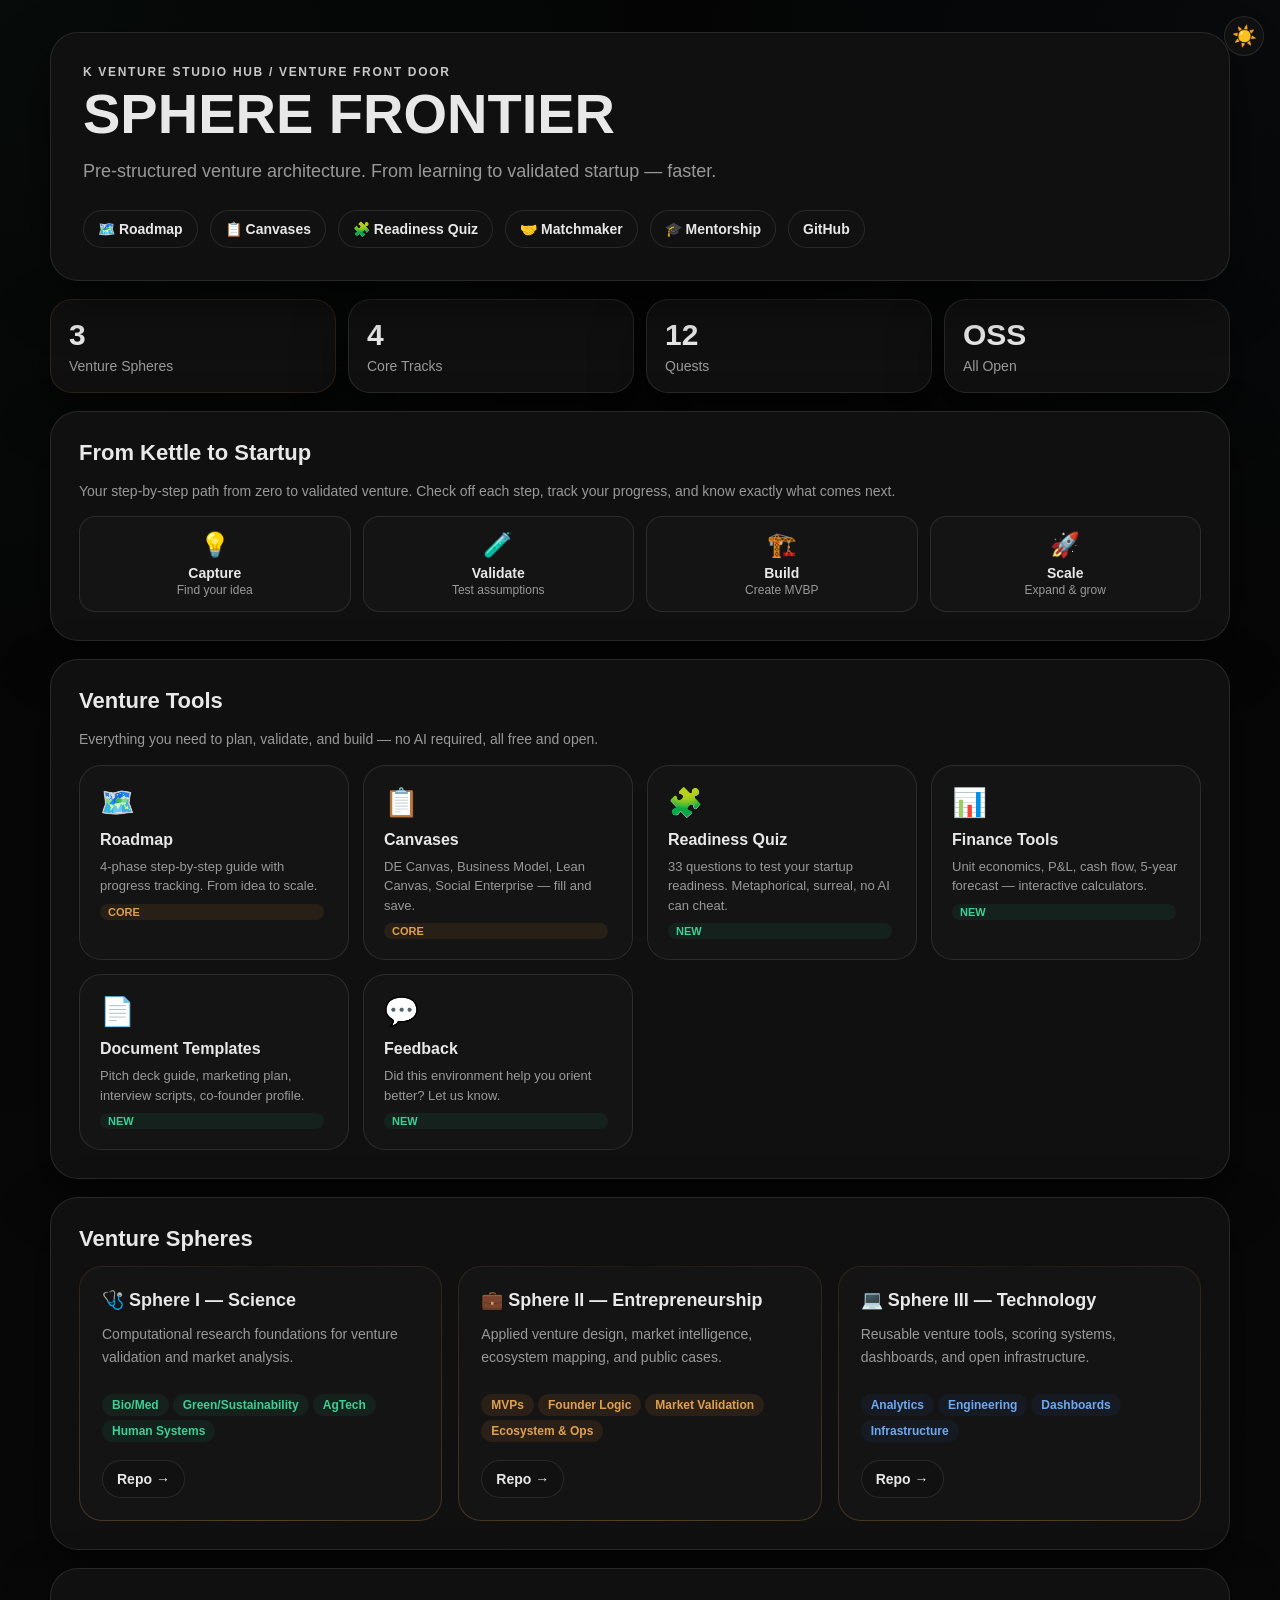
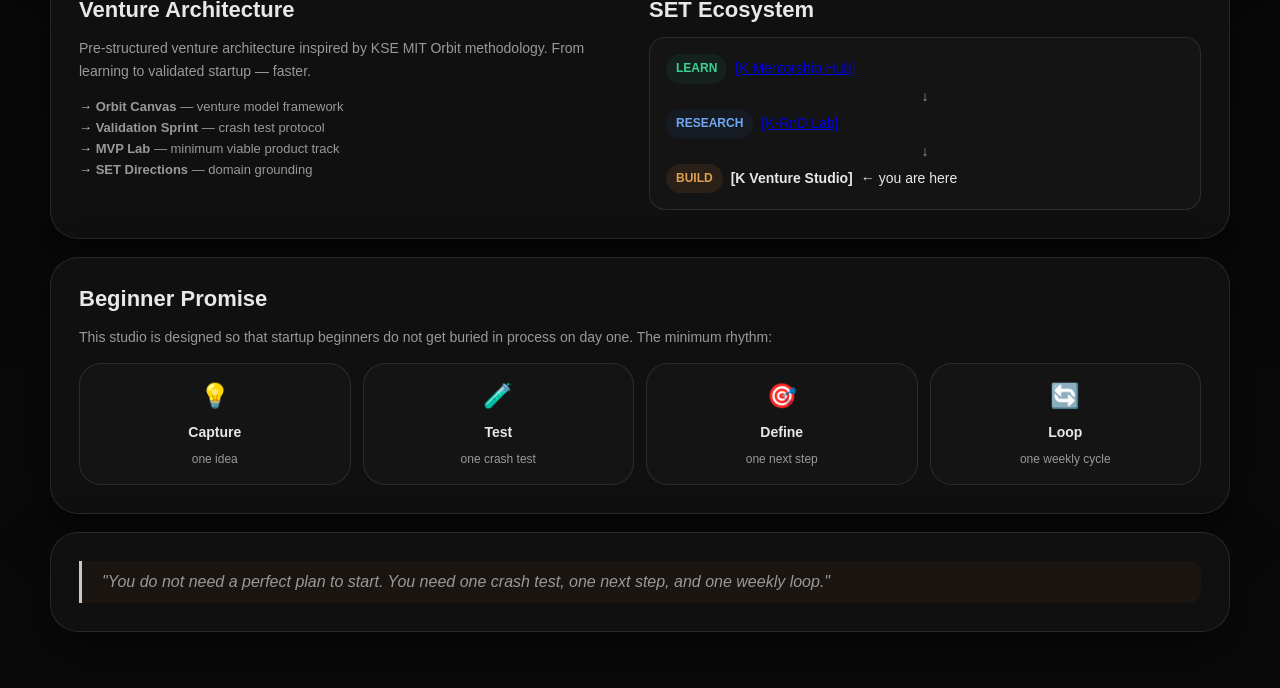
<file: index.html>
<!doctype html>
<html lang="en">
<head>
  <meta charset="utf-8">
  <meta name="viewport" content="width=device-width, initial-scale=1">
  <title>K Venture Studio Hub — SPHERE FRONTIER</title>
  <link rel="stylesheet" href="./assets/css/venture-studio.css">
  <style>
    .tool-grid{display:grid;grid-template-columns:repeat(auto-fill,minmax(260px,1fr));gap:14px;margin-top:14px}
    .tool-card{background:var(--card-bg);border:1px solid var(--line);border-radius:22px;padding:20px;display:flex;flex-direction:column;gap:8px;transition:all .15s;cursor:pointer;text-decoration:none;color:var(--ink)}
    .tool-card:hover{border-color:var(--accent);transform:translateY(-2px);box-shadow:0 8px 24px rgba(0,0,0,.08)}
    .tool-icon{font-size:28px;margin-bottom:4px}
    .tool-card h3{margin:0;font-size:16px}
    .tool-card p{margin:0;color:var(--muted);font-size:13px;line-height:1.5}
    .tool-tag{display:inline-block;font-size:11px;font-weight:700;padding:2px 8px;border-radius:999px;margin-right:4px}
    .tag-core{background:rgba(181,107,45,.12);color:var(--entrepreneurship)}
    .tag-new{background:rgba(30,122,94,.12);color:var(--science)}
    [data-theme="dark"] .tag-core{color:#e0a050}
    [data-theme="dark"] .tag-new{color:#3ecf94}
    .roadmap-preview{display:grid;grid-template-columns:repeat(4,1fr);gap:12px;margin-top:14px}
    .roadmap-step{text-align:center;padding:14px 8px;background:var(--card-bg);border:1px solid var(--line);border-radius:16px;transition:all .15s;text-decoration:none;color:var(--ink)}
    .roadmap-step:hover{border-color:var(--accent)}
    .roadmap-step .step-icon{font-size:24px}
    .roadmap-step .step-title{font-weight:700;font-size:14px;margin-top:6px}
    .roadmap-step .step-sub{color:var(--muted);font-size:12px;margin-top:2px}
    @media(max-width:768px){.roadmap-preview{grid-template-columns:1fr 1fr}.tool-grid{grid-template-columns:1fr}}
  </style>
</head>
<body>
  <button class="theme-toggle" id="themeToggle" aria-label="Toggle theme">🌙</button>
  <script>const t=localStorage.getItem("theme")||"dark";document.documentElement.setAttribute("data-theme",t);document.getElementById("themeToggle").textContent=t==="dark"?"☀️":"🌙";</script>
  <main class="page">
    <section class="hero">
      <p class="eyebrow">K Venture Studio Hub / venture front door</p>
      <h1>SPHERE FRONTIER</h1>
      <p class="lede">Pre-structured venture architecture. From learning to validated startup — faster.</p>
      <div class="hero-links">
        <a href="./roadmap.html">🗺️ Roadmap</a>
        <a href="./canvas.html">📋 Canvases</a>
        <a href="./quiz.html">🧩 Readiness Quiz</a>
        <a href="./matchmaker.html">🤝 Matchmaker</a>
        <a href="https://k-mentorship-hub.vercel.app" target="_blank" rel="noreferrer">🎓 Mentorship</a>
        <a href="https://github.com/K-Venture-Studio-Hub" target="_blank" rel="noreferrer">GitHub</a>
      </div>
    </section>

    <section class="stats-row">
      <div class="stat-card entrepreneurship">
        <div class="stat-value">3</div>
        <div class="stat-label">Venture Spheres</div>
      </div>
      <div class="stat-card">
        <div class="stat-value">4</div>
        <div class="stat-label">Core Tracks</div>
      </div>
      <div class="stat-card">
        <div class="stat-value">12</div>
        <div class="stat-label">Quests</div>
      </div>
      <div class="stat-card">
        <div class="stat-value">OSS</div>
        <div class="stat-label">All Open</div>
      </div>
    </section>

    <section class="panel-section">
      <h2>From Kettle to Startup</h2>
      <p style="color:var(--muted);font-size:14px;line-height:1.6">Your step-by-step path from zero to validated venture. Check off each step, track your progress, and know exactly what comes next.</p>
      <div class="roadmap-preview">
        <a href="./roadmap.html#phase-capture" class="roadmap-step">
          <div class="step-icon">💡</div>
          <div class="step-title">Capture</div>
          <div class="step-sub">Find your idea</div>
        </a>
        <a href="./roadmap.html#phase-validate" class="roadmap-step">
          <div class="step-icon">🧪</div>
          <div class="step-title">Validate</div>
          <div class="step-sub">Test assumptions</div>
        </a>
        <a href="./roadmap.html#phase-build" class="roadmap-step">
          <div class="step-icon">🏗️</div>
          <div class="step-title">Build</div>
          <div class="step-sub">Create MVBP</div>
        </a>
        <a href="./roadmap.html#phase-scale" class="roadmap-step">
          <div class="step-icon">🚀</div>
          <div class="step-title">Scale</div>
          <div class="step-sub">Expand & grow</div>
        </a>
      </div>
    </section>

    <section class="panel-section">
      <h2>Venture Tools</h2>
      <p style="color:var(--muted);font-size:14px;line-height:1.6">Everything you need to plan, validate, and build — no AI required, all free and open.</p>
      <div class="tool-grid">
        <a href="./roadmap.html" class="tool-card">
          <div class="tool-icon">🗺️</div>
          <h3>Roadmap</h3>
          <p>4-phase step-by-step guide with progress tracking. From idea to scale.</p>
          <span class="tool-tag tag-core">CORE</span>
        </a>
        <a href="./canvas.html" class="tool-card">
          <div class="tool-icon">📋</div>
          <h3>Canvases</h3>
          <p>DE Canvas, Business Model, Lean Canvas, Social Enterprise — fill and save.</p>
          <span class="tool-tag tag-core">CORE</span>
        </a>
        <a href="./quiz.html" class="tool-card">
          <div class="tool-icon">🧩</div>
          <h3>Readiness Quiz</h3>
          <p>33 questions to test your startup readiness. Metaphorical, surreal, no AI can cheat.</p>
          <span class="tool-tag tag-new">NEW</span>
        </a>
        <a href="./finance.html" class="tool-card">
          <div class="tool-icon">📊</div>
          <h3>Finance Tools</h3>
          <p>Unit economics, P&L, cash flow, 5-year forecast — interactive calculators.</p>
          <span class="tool-tag tag-new">NEW</span>
        </a>
        <a href="./templates.html" class="tool-card">
          <div class="tool-icon">📄</div>
          <h3>Document Templates</h3>
          <p>Pitch deck guide, marketing plan, interview scripts, co-founder profile.</p>
          <span class="tool-tag tag-new">NEW</span>
        </a>
        <a href="./feedback.html" class="tool-card">
          <div class="tool-icon">💬</div>
          <h3>Feedback</h3>
          <p>Did this environment help you orient better? Let us know.</p>
          <span class="tool-tag tag-new">NEW</span>
        </a>
      </div>
    </section>

    <section class="panel-section">
      <h2>Venture Spheres</h2>
      <div class="sphere-grid">
        <div class="glow-wrap"><article class="sphere-card sphere-s">
          <h3>🩺 Sphere I — Science</h3>
          <p>Computational research foundations for venture validation and market analysis.</p>
          <div style="display:flex;gap:4px;flex-wrap:wrap;margin:6px 0"><span class="chip chip-s">Bio/Med</span><span class="chip chip-s">Green/Sustainability</span><span class="chip chip-s">AgTech</span><span class="chip chip-s">Human Systems</span></div>
          <div class="card-links">
            <a href="https://github.com/K-RnD-Lab/SPHERE-I-SCIENCE" target="_blank" rel="noreferrer" class="link-pill">Repo →</a>
          </div>
        </article></div>
        <div class="glow-wrap"><article class="sphere-card sphere-e">
          <h3>💼 Sphere II — Entrepreneurship</h3>
          <p>Applied venture design, market intelligence, ecosystem mapping, and public cases.</p>
          <div style="display:flex;gap:4px;flex-wrap:wrap;margin:6px 0"><span class="chip chip-e">MVPs</span><span class="chip chip-e">Founder Logic</span><span class="chip chip-e">Market Validation</span><span class="chip chip-e">Ecosystem & Ops</span></div>
          <div class="card-links">
            <a href="https://github.com/K-Venture-Studio-Hub/SPHERE-II-ENTREPRENEURSHIP" target="_blank" rel="noreferrer" class="link-pill">Repo →</a>
          </div>
        </article></div>
        <div class="glow-wrap"><article class="sphere-card sphere-t">
          <h3>💻 Sphere III — Technology</h3>
          <p>Reusable venture tools, scoring systems, dashboards, and open infrastructure.</p>
          <div style="display:flex;gap:4px;flex-wrap:wrap;margin:6px 0"><span class="chip chip-t">Analytics</span><span class="chip chip-t">Engineering</span><span class="chip chip-t">Dashboards</span><span class="chip chip-t">Infrastructure</span></div>
          <div class="card-links">
            <a href="https://github.com/K-RnD-Lab/SPHERE-III-TECHNOLOGY" target="_blank" rel="noreferrer" class="link-pill">Repo →</a>
          </div>
        </article></div>
      </div>
    </section>

    <section class="panel-section">
      <div style="display:grid;grid-template-columns:1fr 1fr;gap:18px">
        <div>
          <h2>Venture Architecture</h2>
          <p style="color:var(--muted);font-size:14px;line-height:1.6">Pre-structured venture architecture inspired by KSE MIT Orbit methodology. From learning to validated startup — faster.</p>
          <ul class="venture-list">
            <li><strong>Orbit Canvas</strong> — venture model framework</li>
            <li><strong>Validation Sprint</strong> — crash test protocol</li>
            <li><strong>MVP Lab</strong> — minimum viable product track</li>
            <li><strong>SET Directions</strong> — domain grounding</li>
          </ul>
        </div>
        <div>
          <h2>SET Ecosystem</h2>
          <div style="background:var(--card-bg);border:1px solid var(--line);border-radius:16px;padding:16px;font-size:14px;line-height:1.8">
            <div style="display:flex;align-items:center;gap:8px"><span class="chip chip-s">LEARN</span> <a href="https://k-mentorship-hub-frontier.vercel.app" target="_blank" rel="noreferrer">[K Mentorship Hub]</a></div>
            <div style="text-align:center;color:var(--muted)">↓</div>
            <div style="display:flex;align-items:center;gap:8px"><span class="chip chip-t">RESEARCH</span> <a href="https://k-rnd-lab.vercel.app" target="_blank" rel="noreferrer">[K-RnD Lab]</a></div>
            <div style="text-align:center;color:var(--muted)">↓</div>
            <div style="display:flex;align-items:center;gap:8px"><span class="chip chip-e">BUILD</span> <strong>[K Venture Studio]</strong> ← you are here</div>
          </div>
        </div>
      </div>
    </section>

    <section class="panel-section">
      <h2>Beginner Promise</h2>
      <p style="color:var(--muted);font-size:14px;line-height:1.6">This studio is designed so that startup beginners do not get buried in process on day one. The minimum rhythm:</p>
      <div style="display:grid;grid-template-columns:repeat(4,1fr);gap:12px;margin-top:14px">
        <div class="direction-card" style="text-align:center">
          <div style="font-size:24px">💡</div>
          <div style="font-weight:700;font-size:14px;margin-top:4px">Capture</div>
          <div style="color:var(--muted);font-size:12px;margin-top:2px">one idea</div>
        </div>
        <div class="direction-card" style="text-align:center">
          <div style="font-size:24px">🧪</div>
          <div style="font-weight:700;font-size:14px;margin-top:4px">Test</div>
          <div style="color:var(--muted);font-size:12px;margin-top:2px">one crash test</div>
        </div>
        <div class="direction-card" style="text-align:center">
          <div style="font-size:24px">🎯</div>
          <div style="font-weight:700;font-size:14px;margin-top:4px">Define</div>
          <div style="color:var(--muted);font-size:12px;margin-top:2px">one next step</div>
        </div>
        <div class="direction-card" style="text-align:center">
          <div style="font-size:24px">🔄</div>
          <div style="font-weight:700;font-size:14px;margin-top:4px">Loop</div>
          <div style="color:var(--muted);font-size:12px;margin-top:2px">one weekly cycle</div>
        </div>
      </div>
    </section>

    <section class="panel-section">
      <blockquote style="border-left:3px solid var(--accent);margin:0;padding:12px 20px;background:rgba(181,107,45,.06);border-radius:0 12px 12px 0;font-style:italic;color:var(--muted)">
        "You do not need a perfect plan to start. You need one crash test, one next step, and one weekly loop."
      </blockquote>
    </section>
  </main>
  <script>document.getElementById("themeToggle").addEventListener("click",function(){const c=this.textContent==="🌙"?"dark":"light";document.documentElement.setAttribute("data-theme",c);localStorage.setItem("theme",c);this.textContent=c==="dark"?"☀️":"🌙";});</script>
</body>
</html>
<!-- v2 -->
</file>
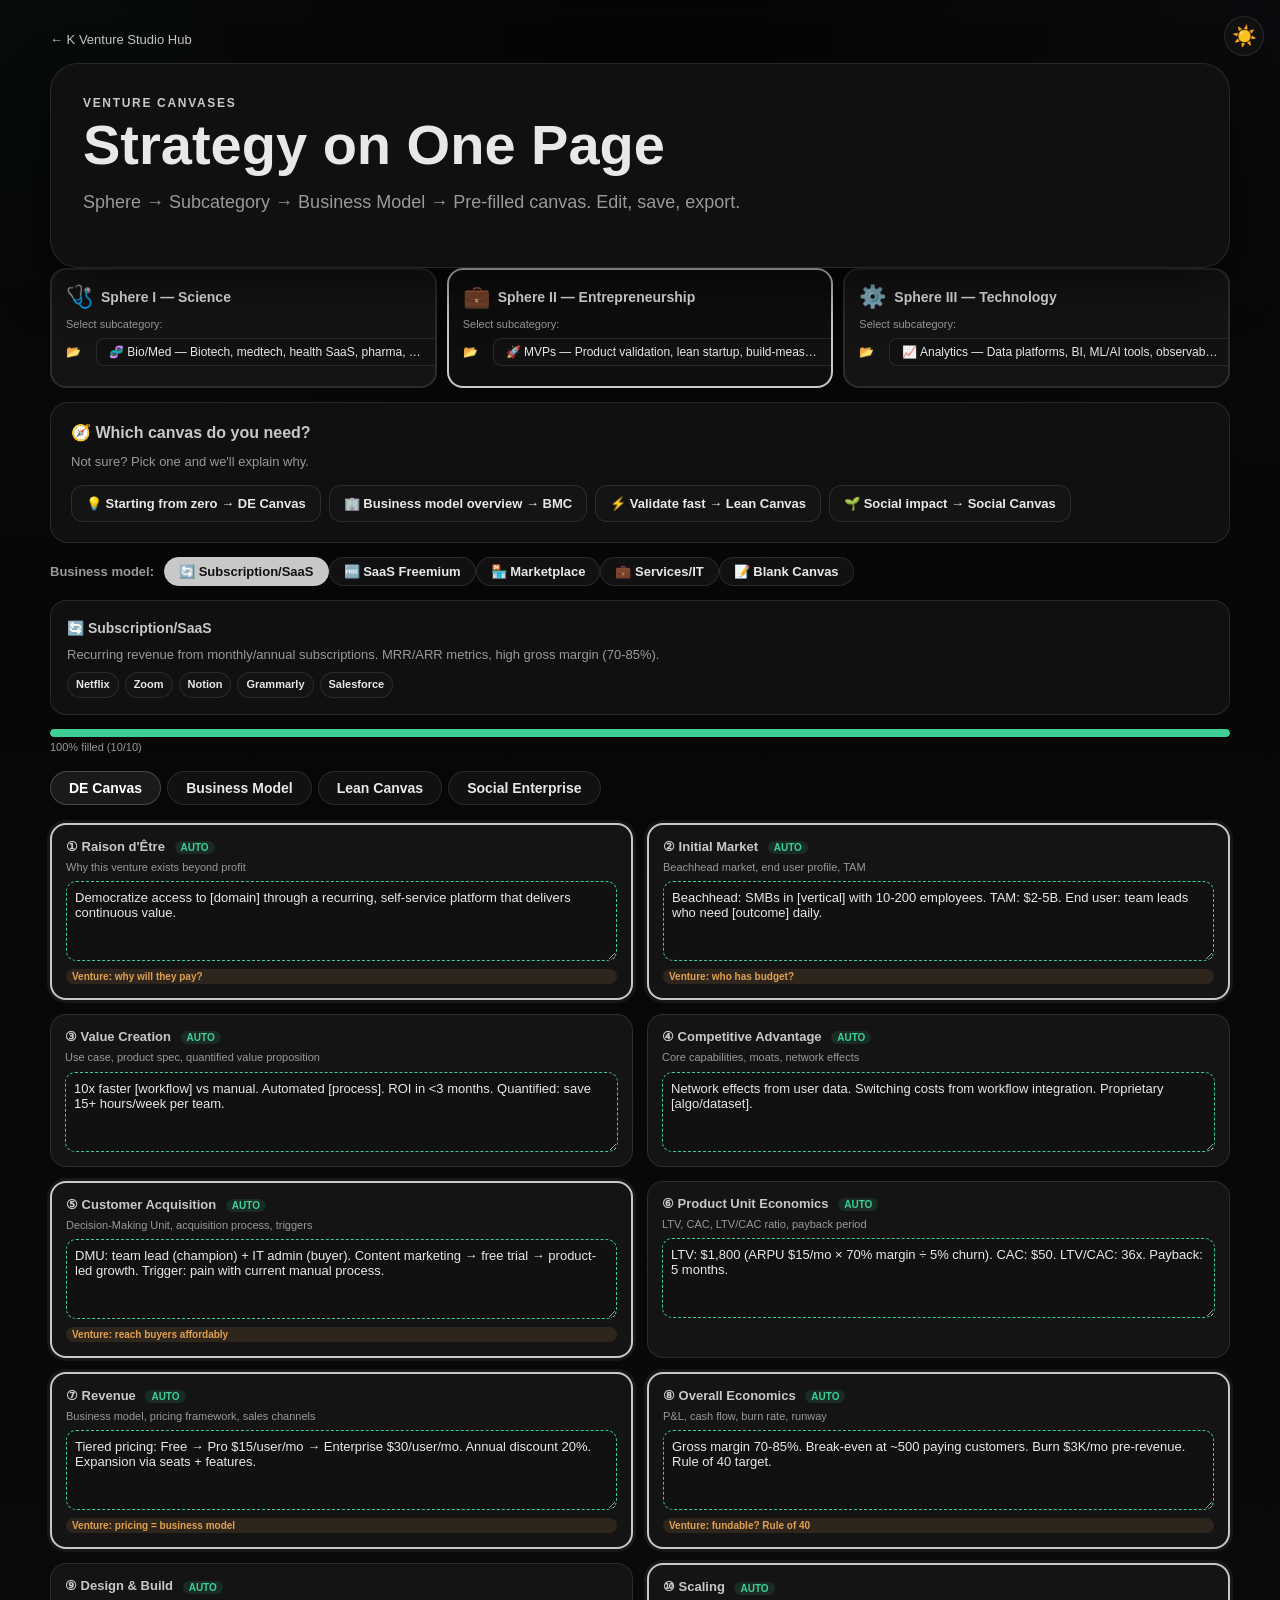
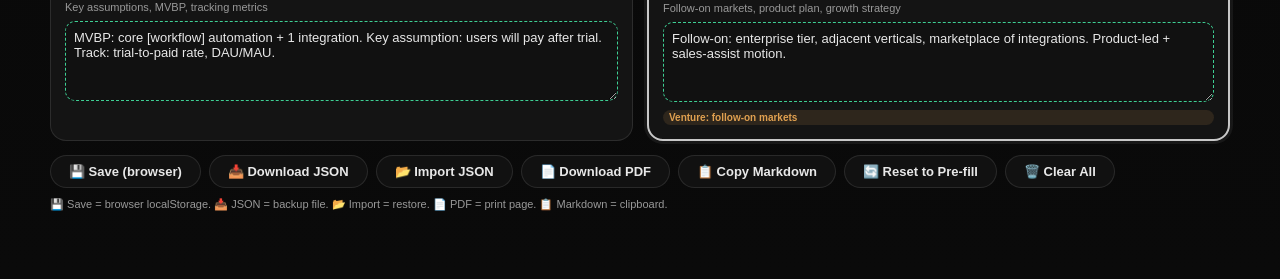
<file: canvas.html>
<!doctype html>
<html lang="en">
<head>
  <meta charset="utf-8">
  <meta name="viewport" content="width=device-width, initial-scale=1">
  <title>Canvases — K Venture Studio Hub</title>
  <link rel="stylesheet" href="./assets/css/venture-studio.css">
  <script src="./assets/js/canvas-presets.js"></script>
  <style>
    .breadcrumb{margin:0 0 16px;font-size:13px;color:var(--muted)}
    .breadcrumb a{color:var(--accent);text-decoration:none}
    .breadcrumb a:hover{text-decoration:underline}
    .tabbar{display:flex;gap:6px;flex-wrap:wrap;margin:18px 0 0;padding:0;list-style:none}
    .tabbar button{border:1px solid var(--line);border-radius:999px;padding:8px 18px;font-size:14px;cursor:pointer;background:var(--input-bg);color:var(--ink);transition:all .15s;font-weight:600}
    .tabbar button:hover{background:var(--ink);color:#fff}
    .tabbar button.active{background:var(--ink);color:#fff;border-color:var(--ink)}
    [data-theme="dark"] .tabbar button:hover{background:#1a1a1a;color:#fff;border-color:rgba(255,255,255,.2)}
    [data-theme="dark"] .tabbar button.active{background:#1a1a1a;color:#fff;border-color:rgba(255,255,255,.2)}
    .tab-panel{display:none;margin-top:18px}
    .tab-panel.active{display:block}
    .canvas-grid{display:grid;gap:14px}
    .canvas-grid.de{grid-template-columns:1fr 1fr}
    .canvas-grid.bmc{grid-template-columns:1fr 1fr 1fr 1fr 1fr}
    .canvas-grid.lean{grid-template-columns:1fr 1fr 1fr 1fr 1fr}
    .canvas-grid.social{grid-template-columns:1fr 1fr}
    .canvas-box{background:var(--card-bg);border:1px solid var(--line);border-radius:16px;padding:14px;display:flex;flex-direction:column;gap:6px;position:relative;transition:border-color .2s}
    .canvas-box h4{margin:0;font-size:13px;color:var(--accent);font-weight:700}
    .canvas-box .hint{font-size:11px;color:var(--muted);line-height:1.4;margin:0}
    .canvas-box textarea{width:100%;min-height:80px;border:1px solid var(--line);border-radius:10px;padding:8px;font-size:13px;font-family:inherit;background:var(--input-bg);color:var(--ink);resize:vertical;transition:border-color .15s}
    .canvas-box textarea:focus{outline:none;border-color:var(--accent)}
    [data-theme="dark"] .canvas-box textarea{background:#111;color:#e8e8e8}
    .canvas-box.filled textarea{border-color:var(--science);border-style:dashed}
    .canvas-box.lens-hl{border:2px solid var(--accent);box-shadow:0 0 0 3px rgba(255,255,255,.06)}
    .canvas-box .lens-tag{font-size:10px;font-weight:700;padding:2px 6px;border-radius:999px;margin-top:2px;display:inline-block}
    .lens-tag.science{background:rgba(62,207,148,.12);color:var(--science)}
    .lens-tag.entrepreneurship{background:rgba(224,160,80,.12);color:var(--entrepreneurship)}
    .lens-tag.technology{background:rgba(110,168,240,.12);color:var(--technology)}
    [data-theme="dark"] .lens-tag.science{color:#3ecf94}
    [data-theme="dark"] .lens-tag.entrepreneurship{color:#e0a050}
    [data-theme="dark"] .lens-tag.technology{color:#60a5fa}
    /* Sphere cards with subcategory dropdowns */
    .sphere-nav{display:flex;gap:10px;flex-wrap:wrap;margin-bottom:14px}
    .sphere-card-wrap{border:2px solid var(--line);border-radius:16px;padding:14px;flex:1;min-width:240px;cursor:pointer;transition:all .15s;background:var(--card-bg);overflow:hidden}
    .sphere-card-wrap:hover{border-color:var(--accent)}
    .sphere-card-wrap.active{border-color:var(--accent);background:rgba(255,255,255,.03)}
    .sphere-card-wrap .sc-header{display:flex;align-items:center;gap:8px;margin-bottom:8px}
    .sphere-card-wrap .sc-icon{font-size:22px}
    .sphere-card-wrap .sc-title{font-weight:700;font-size:14px}
    .sphere-card-wrap .sc-sub{font-size:11px;color:var(--muted);margin:0 0 8px}
    .subcat-row{display:flex;align-items:center;gap:6px;margin-bottom:6px}
    .subcat-row label{font-size:12px;font-weight:600;min-width:24px}
    .subcat-row select{flex:1;padding:5px 8px;border:1px solid var(--line);border-radius:8px;font-size:12px;background:var(--input-bg);color:var(--ink);font-family:inherit;max-width:100%;overflow:hidden;text-overflow:ellipsis;white-space:nowrap}
    .subcat-row select:focus{outline:none;border-color:var(--accent)}
    [data-theme="dark"] .subcat-row select{background:#111;color:#e8e8e8}
    /* Business model pills */
    .biz-selector{display:flex;gap:6px;flex-wrap:wrap;margin:14px 0;align-items:center}
    .biz-selector strong{font-size:13px;color:var(--muted);margin-right:4px}
    .biz-btn{border:1px solid var(--line);border-radius:999px;padding:6px 14px;font-size:13px;cursor:pointer;background:var(--input-bg);color:var(--ink);transition:all .15s;font-weight:600}
    .biz-btn:hover{background:var(--ink);color:#fff}
    .biz-btn.active{background:var(--accent);color:#111;border-color:var(--accent)}
    .biz-btn.disabled{opacity:.35;cursor:not-allowed;pointer-events:none}
    [data-theme="dark"] .biz-btn.active{background:#c8c8c8;color:#111;border-color:#c8c8c8}
    .model-info{background:var(--panel);border:1px solid var(--line);border-radius:16px;padding:16px;margin-bottom:14px;font-size:13px;line-height:1.6}
    .model-info h4{margin:0 0 6px;font-size:14px;color:var(--accent)}
    .model-info p{margin:0;color:var(--muted)}
    .model-info .examples{margin-top:6px;display:flex;gap:6px;flex-wrap:wrap}
    .model-info .chip{font-size:11px;padding:3px 8px;border-radius:999px;background:var(--card-bg);border:1px solid var(--line);color:var(--ink)}
    .prefill-badge{display:inline-block;font-size:10px;font-weight:700;padding:1px 6px;border-radius:999px;background:rgba(62,207,148,.12);color:var(--science);margin-left:6px;vertical-align:middle}
    [data-theme="dark"] .prefill-badge{color:#3ecf94}
    .wizard-card{background:var(--panel);border:1px solid var(--line);border-radius:18px;padding:20px;margin-bottom:14px}
    .wizard-card h3{margin:0 0 10px;font-size:16px;color:var(--accent)}
    .wizard-card p{margin:0 0 12px;font-size:13px;color:var(--muted);line-height:1.6}
    .wizard-options{display:flex;gap:8px;flex-wrap:wrap}
    .wizard-opt{border:1px solid var(--line);border-radius:12px;padding:10px 14px;font-size:13px;cursor:pointer;background:var(--card-bg);color:var(--ink);transition:all .15s;font-weight:600}
    .wizard-opt:hover{border-color:var(--accent);background:rgba(255,255,255,.03)}
    .wizard-opt.chosen{border-color:var(--accent);background:rgba(255,255,255,.05);color:var(--accent)}
    .progress-bar-wrap{background:var(--line);border-radius:999px;height:8px;margin:10px 0 0;overflow:hidden}
    .progress-bar-fill{height:100%;border-radius:999px;background:var(--science);transition:width .3s}
    .progress-label{font-size:11px;color:var(--muted);margin-top:4px}
    .save-row{display:flex;gap:8px;margin-top:14px;align-items:center;flex-wrap:wrap}
    .save-row button{border:1px solid var(--line);background:var(--input-bg);color:var(--ink);padding:8px 18px;border-radius:999px;font-weight:600;font-size:13px;cursor:pointer;transition:all .15s}
    .save-row button:hover{background:var(--ink);color:#fff}
    .save-row .saved-msg{font-size:12px;color:var(--science);opacity:0;transition:opacity .3s}
    .save-row .saved-msg.show{opacity:1}
    @media(max-width:768px){.canvas-grid.de,.canvas-grid.social{grid-template-columns:1fr}.canvas-grid.bmc,.canvas-grid.lean{grid-template-columns:1fr 1fr}.sphere-card-wrap{min-width:160px}}
  </style>
</head>
<body>
  <button class="theme-toggle" id="themeToggle" aria-label="Toggle theme">🌙</button>
  <script>var t=localStorage.getItem("theme")||"dark";document.documentElement.setAttribute("data-theme",t);document.getElementById("themeToggle").textContent=t==="dark"?"☀️":"🌙";</script>
  <main class="page">
    <div class="breadcrumb"><a href="./">← K Venture Studio Hub</a></div>
    <section class="hero">
      <p class="eyebrow">Venture Canvases</p>
      <h1>Strategy on One Page</h1>
      <p class="lede">Sphere → Subcategory → Business Model → Pre-filled canvas. Edit, save, export.</p>
    </section>

    <!-- Sphere cards with subcategory dropdowns -->
    <div class="sphere-nav" id="sphereNav"></div>

    <!-- Wizard -->
    <div class="wizard-card" id="wizardCard">
      <h3>🧭 Which canvas do you need?</h3>
      <p id="wizardQ">Not sure? Pick one and we'll explain why.</p>
      <div class="wizard-options" id="wizardOpts">
        <button class="wizard-opt" data-tab="de">💡 Starting from zero → DE Canvas</button>
        <button class="wizard-opt" data-tab="bmc">🏢 Business model overview → BMC</button>
        <button class="wizard-opt" data-tab="lean">⚡ Validate fast → Lean Canvas</button>
        <button class="wizard-opt" data-tab="social">🌱 Social impact → Social Canvas</button>
      </div>
    </div>

    <!-- Business Model Selector (dynamic based on subcategory) -->
    <div class="biz-selector" id="bizSelector">
      <strong>Business model:</strong>
      <span id="bizBtns"></span>
    </div>

    <div class="model-info" id="modelInfo"></div>

    <div class="progress-bar-wrap"><div class="progress-bar-fill" id="progressFill" style="width:0%"></div></div>
    <div class="progress-label" id="progressLabel">0% filled</div>

    <div class="tabbar">
      <button class="active" data-tab="de">DE Canvas</button>
      <button data-tab="bmc">Business Model</button>
      <button data-tab="lean">Lean Canvas</button>
      <button data-tab="social">Social Enterprise</button>
    </div>

    <!-- DE Canvas -->
    <div class="tab-panel active" id="panel-de">
      <div class="canvas-grid de">
        <div class="canvas-box"><h4>① Raison d'Être <span class="prefill-badge">AUTO</span></h4><p class="hint">Why this venture exists beyond profit</p><textarea data-canvas="de" data-field="raison"></textarea></div>
        <div class="canvas-box"><h4>② Initial Market <span class="prefill-badge">AUTO</span></h4><p class="hint">Beachhead market, end user profile, TAM</p><textarea data-canvas="de" data-field="market"></textarea></div>
        <div class="canvas-box"><h4>③ Value Creation <span class="prefill-badge">AUTO</span></h4><p class="hint">Use case, product spec, quantified value proposition</p><textarea data-canvas="de" data-field="value"></textarea></div>
        <div class="canvas-box"><h4>④ Competitive Advantage <span class="prefill-badge">AUTO</span></h4><p class="hint">Core capabilities, moats, network effects</p><textarea data-canvas="de" data-field="advantage"></textarea></div>
        <div class="canvas-box"><h4>⑤ Customer Acquisition <span class="prefill-badge">AUTO</span></h4><p class="hint">Decision-Making Unit, acquisition process, triggers</p><textarea data-canvas="de" data-field="acquisition"></textarea></div>
        <div class="canvas-box"><h4>⑥ Product Unit Economics <span class="prefill-badge">AUTO</span></h4><p class="hint">LTV, CAC, LTV/CAC ratio, payback period</p><textarea data-canvas="de" data-field="unit-econ"></textarea></div>
        <div class="canvas-box"><h4>⑦ Revenue <span class="prefill-badge">AUTO</span></h4><p class="hint">Business model, pricing framework, sales channels</p><textarea data-canvas="de" data-field="revenue"></textarea></div>
        <div class="canvas-box"><h4>⑧ Overall Economics <span class="prefill-badge">AUTO</span></h4><p class="hint">P&L, cash flow, burn rate, runway</p><textarea data-canvas="de" data-field="overall-econ"></textarea></div>
        <div class="canvas-box"><h4>⑨ Design & Build <span class="prefill-badge">AUTO</span></h4><p class="hint">Key assumptions, MVBP, tracking metrics</p><textarea data-canvas="de" data-field="build"></textarea></div>
        <div class="canvas-box"><h4>⑩ Scaling <span class="prefill-badge">AUTO</span></h4><p class="hint">Follow-on markets, product plan, growth strategy</p><textarea data-canvas="de" data-field="scaling"></textarea></div>
      </div>
    </div>

    <!-- BMC -->
    <div class="tab-panel" id="panel-bmc">
      <div class="canvas-grid bmc">
        <div class="canvas-box" style="grid-column:1;grid-row:1/3"><h4>Key Partners <span class="prefill-badge">AUTO</span></h4><p class="hint">Suppliers, partners, allies</p><textarea data-canvas="bmc" data-field="partners"></textarea></div>
        <div class="canvas-box"><h4>Key Activities <span class="prefill-badge">AUTO</span></h4><p class="hint">What you must do</p><textarea data-canvas="bmc" data-field="activities"></textarea></div>
        <div class="canvas-box" style="grid-column:3;grid-row:1/3"><h4>Value Proposition <span class="prefill-badge">AUTO</span></h4><p class="hint">What you offer uniquely</p><textarea data-canvas="bmc" data-field="proposition"></textarea></div>
        <div class="canvas-box"><h4>Customer Relationships <span class="prefill-badge">AUTO</span></h4><p class="hint">How you interact</p><textarea data-canvas="bmc" data-field="relationships"></textarea></div>
        <div class="canvas-box" style="grid-column:5;grid-row:1/3"><h4>Customer Segments <span class="prefill-badge">AUTO</span></h4><p class="hint">Who you serve</p><textarea data-canvas="bmc" data-field="segments"></textarea></div>
        <div class="canvas-box"><h4>Key Resources <span class="prefill-badge">AUTO</span></h4><p class="hint">Assets you need</p><textarea data-canvas="bmc" data-field="resources"></textarea></div>
        <div class="canvas-box"><h4>Channels <span class="prefill-badge">AUTO</span></h4><p class="hint">How you reach customers</p><textarea data-canvas="bmc" data-field="channels"></textarea></div>
        <div class="canvas-box"><h4>Cost Structure <span class="prefill-badge">AUTO</span></h4><p class="hint">Major costs</p><textarea data-canvas="bmc" data-field="costs"></textarea></div>
        <div class="canvas-box"><h4>Revenue Streams <span class="prefill-badge">AUTO</span></h4><p class="hint">How you earn</p><textarea data-canvas="bmc" data-field="revenue-streams"></textarea></div>
      </div>
    </div>

    <!-- Lean -->
    <div class="tab-panel" id="panel-lean">
      <div class="canvas-grid lean">
        <div class="canvas-box" style="grid-column:1;grid-row:1/3"><h4>Problem <span class="prefill-badge">AUTO</span></h4><p class="hint">Top 3 problems</p><textarea data-canvas="lean" data-field="problem"></textarea></div>
        <div class="canvas-box"><h4>Solution <span class="prefill-badge">AUTO</span></h4><p class="hint">Top 3 features</p><textarea data-canvas="lean" data-field="solution"></textarea></div>
        <div class="canvas-box" style="grid-column:3;grid-row:1/3"><h4>Unique Value Proposition <span class="prefill-badge">AUTO</span></h4><p class="hint">Why different & worth trying</p><textarea data-canvas="lean" data-field="uvp"></textarea></div>
        <div class="canvas-box"><h4>Unfair Advantage <span class="prefill-badge">AUTO</span></h4><p class="hint">Cannot be copied or bought</p><textarea data-canvas="lean" data-field="advantage"></textarea></div>
        <div class="canvas-box" style="grid-column:5;grid-row:1/3"><h4>Customer Segments <span class="prefill-badge">AUTO</span></h4><p class="hint">Target + early adopters</p><textarea data-canvas="lean" data-field="segments"></textarea></div>
        <div class="canvas-box"><h4>Key Metrics <span class="prefill-badge">AUTO</span></h4><p class="hint">AARRR metrics</p><textarea data-canvas="lean" data-field="metrics"></textarea></div>
        <div class="canvas-box"><h4>Channels <span class="prefill-badge">AUTO</span></h4><p class="hint">Paths to customers</p><textarea data-canvas="lean" data-field="channels"></textarea></div>
        <div class="canvas-box"><h4>Cost Structure <span class="prefill-badge">AUTO</span></h4><p class="hint">Fixed & variable costs</p><textarea data-canvas="lean" data-field="costs"></textarea></div>
        <div class="canvas-box"><h4>Revenue Streams <span class="prefill-badge">AUTO</span></h4><p class="hint">Revenue model, LTV, pricing</p><textarea data-canvas="lean" data-field="revenue"></textarea></div>
      </div>
    </div>

    <!-- Social -->
    <div class="tab-panel" id="panel-social">
      <div class="canvas-grid social">
        <div class="canvas-box"><h4>1. Problem & System Context <span class="prefill-badge">AUTO</span></h4><p class="hint">Social/environmental problem & systemic conditions</p><textarea data-canvas="social" data-field="problem"></textarea></div>
        <div class="canvas-box"><h4>2. Beneficiaries & Stakeholders <span class="prefill-badge">AUTO</span></h4><p class="hint">Who is affected, partners, allies</p><textarea data-canvas="social" data-field="stakeholders"></textarea></div>
        <div class="canvas-box"><h4>3. Solution & Theory of Change <span class="prefill-badge">AUTO</span></h4><p class="hint">Actions → outputs → outcomes</p><textarea data-canvas="social" data-field="solution"></textarea></div>
        <div class="canvas-box"><h4>4. Organizational Structure <span class="prefill-badge">AUTO</span></h4><p class="hint">Nonprofit, for-profit, or hybrid</p><textarea data-canvas="social" data-field="structure"></textarea></div>
        <div class="canvas-box"><h4>5. Revenue & Funding Model <span class="prefill-badge">AUTO</span></h4><p class="hint">Sales, grants, impact investment</p><textarea data-canvas="social" data-field="funding"></textarea></div>
        <div class="canvas-box"><h4>6. Cost Structure & Key Resources <span class="prefill-badge">AUTO</span></h4><p class="hint">Critical costs and resources</p><textarea data-canvas="social" data-field="costs"></textarea></div>
        <div class="canvas-box"><h4>7. Key Activities & Delivery <span class="prefill-badge">AUTO</span></h4><p class="hint">Product, service, training, platform</p><textarea data-canvas="social" data-field="activities"></textarea></div>
        <div class="canvas-box"><h4>8. Channels & Relationships <span class="prefill-badge">AUTO</span></h4><p class="hint">Digital, community, agencies</p><textarea data-canvas="social" data-field="channels"></textarea></div>
        <div class="canvas-box"><h4>9. Partners & Ecosystem Fit <span class="prefill-badge">AUTO</span></h4><p class="hint">NGOs, government, accelerators</p><textarea data-canvas="social" data-field="partners"></textarea></div>
        <div class="canvas-box"><h4>10. Impact & Financial Sustainability <span class="prefill-badge">AUTO</span></h4><p class="hint">Mission advancement + financial health</p><textarea data-canvas="social" data-field="impact"></textarea></div>
      </div>
    </div>

    <div class="save-row">
      <button id="saveBtn">💾 Save (browser)</button>
      <button id="dlJson">📥 Download JSON</button>
      <button id="impJson">📂 Import JSON</button>
      <button id="dlPdf">📄 Download PDF</button>
      <button id="copyMd">📋 Copy Markdown</button>
      <button id="resetBtn">🔄 Reset to Pre-fill</button>
      <button id="clearBtn">🗑️ Clear All</button>
      <span class="saved-msg" id="savedMsg">Saved!</span>
      <input type="file" id="fileIn" accept=".json" style="display:none">
    </div>
    <p style="font-size:11px;color:var(--muted);margin-top:8px;line-height:1.5">💾 Save = browser localStorage. 📥 JSON = backup file. 📂 Import = restore. 📄 PDF = print page. 📋 Markdown = clipboard.</p>
  </main>

  <script>
  (function(){
    // Theme
    document.getElementById("themeToggle").addEventListener("click",function(){
      var c=this.textContent==="🌙"?"dark":"light";
      document.documentElement.setAttribute("data-theme",c);localStorage.setItem("theme",c);
      this.textContent=c==="dark"?"☀️":"🌙";
    });

    // Tabs
    document.querySelectorAll(".tabbar button").forEach(function(btn){
      btn.addEventListener("click",function(){
        document.querySelectorAll(".tabbar button").forEach(function(b){b.classList.remove("active")});
        document.querySelectorAll(".tab-panel").forEach(function(p){p.classList.remove("active")});
        this.classList.add("active");
        document.getElementById("panel-"+this.dataset.tab).classList.add("active");
        updateProgress();
      });
    });

    // ===== 3-LEVEL HIERARCHY: Sphere → Subcategory → Business Model =====
    var currentSphere = localStorage.getItem("vs-canvas-sphere") || "entrepreneurship";
    var currentSubcat = localStorage.getItem("vs-canvas-subcat") || "mvps";
    var currentBiz = localStorage.getItem("vs-canvas-biz") || "subscription";

    // Build sphere cards with subcategory dropdowns
    function buildSphereCards() {
      var nav = document.getElementById("sphereNav");
      nav.innerHTML = "";
      var sphereKeys = ["science","entrepreneurship","technology"];
      sphereKeys.forEach(function(sKey) {
        var sphere = SPHERE_TREE[sKey];
        var wrap = document.createElement("div");
        wrap.className = "sphere-card-wrap" + (sKey === currentSphere ? " active" : "");
        wrap.dataset.sphere = sKey;

        var html = '<div class="sc-header"><span class="sc-icon">' + sphere.label.split(" ")[0] + '</span><span class="sc-title">' + sphere.label.substring(sphere.label.indexOf(" ")+1) + '</span></div>';
        html += '<p class="sc-sub">Select subcategory:</p>';

        // Build subcategory dropdown
        var subKeys = Object.keys(sphere.subcats);
        html += '<div class="subcat-row"><label>📂</label><select data-sphere="'+sKey+'" id="subcat-'+sKey+'">';
        subKeys.forEach(function(sk) {
          var sc = sphere.subcats[sk];
          html += '<option value="'+sk+'"'+(sk===currentSubcat && sKey===currentSphere?" selected":"")+'>'+sc.label+' — '+sc.desc+'</option>';
        });
        html += '</select></div>';

        wrap.innerHTML = html;
        nav.appendChild(wrap);

        // Click on card = select sphere
        wrap.addEventListener("click",function(e){
          if (e.target.tagName === "SELECT") return; // don't trigger on dropdown
          selectSphere(sKey);
        });

        // Dropdown change = select subcategory
        var sel = wrap.querySelector("select");
        sel.addEventListener("change",function(){
          selectSphere(sKey);
          selectSubcat(this.value);
        });
      });
    }

    function selectSphere(sKey) {
      currentSphere = sKey;
      localStorage.setItem("vs-canvas-sphere", sKey);
      document.querySelectorAll(".sphere-card-wrap").forEach(function(w){
        w.classList.toggle("active", w.dataset.sphere === sKey);
      });
      // Update subcat to first of this sphere if needed
      var sphere = SPHERE_TREE[sKey];
      var subKeys = Object.keys(sphere.subcats);
      if (!sphere.subcats[currentSubcat]) {
        currentSubcat = subKeys[0];
        localStorage.setItem("vs-canvas-subcat", currentSubcat);
      }
      updateBizButtons();
      applyLens(sKey);
    }

    function selectSubcat(sk) {
      currentSubcat = sk;
      localStorage.setItem("vs-canvas-subcat", sk);
      updateBizButtons();
    }

    // Build business model buttons based on current subcategory
    function updateBizButtons() {
      var sphere = SPHERE_TREE[currentSphere];
      if (!sphere) return;
      var subcat = sphere.subcats[currentSubcat];
      if (!subcat) { currentSubcat = Object.keys(sphere.subcats)[0]; subcat = sphere.subcats[currentSubcat]; }
      var allowedModels = subcat.models;

      var container = document.getElementById("bizBtns");
      container.innerHTML = "";

      // Always add Blank
      var allModels = allowedModels.concat(["generic"]);
      // Remove duplicates
      var seen = {};
      allModels = allModels.filter(function(m){ if (seen[m]) return false; seen[m]=true; return true; });

      allModels.forEach(function(mKey) {
        var p = CANVAS_PRESETS[mKey];
        if (!p) return;
        var btn = document.createElement("button");
        btn.className = "biz-btn" + (mKey === currentBiz ? " active" : "");
        btn.dataset.biz = mKey;
        btn.textContent = p.label;
        btn.addEventListener("click",function(){
          currentBiz = mKey;
          localStorage.setItem("vs-canvas-biz", mKey);
          document.querySelectorAll(".biz-btn").forEach(function(b){b.classList.remove("active")});
          this.classList.add("active");
          updateModelInfo(mKey);
          applyPreset(mKey);
          applyLens(currentSphere);
        });
        container.appendChild(btn);
      });

      // If current model not in allowed list, auto-select first
      if (allowedModels.indexOf(currentBiz) === -1 && currentBiz !== "generic") {
        currentBiz = allowedModels[0];
        localStorage.setItem("vs-canvas-biz", currentBiz);
      }
      updateModelInfo(currentBiz);
    }

    // Lens
    var LENS = {
      science: {
        fields: {de:["market","value","advantage","unit-econ","build"],bmc:["activities","resources","costs"],lean:["problem","metrics","advantage"],social:["problem","solution","impact"]},
        hints: {
          de:{market:"Research: define TAM with data",value:"Research: quantify with experiment",advantage:"Research: evidence for moat?","unit-econ":"Research: validate LTV/CAC",build:"Research: falsifiable assumptions"},
          bmc:{activities:"Research: what experiments?",resources:"Research: what data needed?",costs:"Research: cost of being wrong"},
          lean:{problem:"Research: real problem? Interview 50+",metrics:"Research: leading indicators",advantage:"Research: proprietary data?"},
          social:{problem:"Research: root cause analysis",solution:"Research: evidence-based design",impact:"Research: M&E framework"}
        }
      },
      entrepreneurship: {
        fields: {de:["raison","market","acquisition","revenue","overall-econ","scaling"],bmc:["proposition","relationships","segments","channels","revenue-streams"],lean:["uvp","segments","channels","revenue"],social:["stakeholders","funding","partners"]},
        hints: {
          de:{raison:"Venture: why will they pay?",market:"Venture: who has budget?",acquisition:"Venture: reach buyers affordably",revenue:"Venture: pricing = business model","overall-econ":"Venture: fundable? Rule of 40",scaling:"Venture: follow-on markets"},
          bmc:{proposition:"Venture: makes them switch?",relationships:"Venture: self-serve or sales-led?",segments:"Venture: beachhead first","channels":"Venture: CAC-efficient","revenue-streams":"Venture: recurring > one-time"},
          lean:{uvp:"Venture: 10-word pitch",segments:"Venture: early adopters ≠ mainstream","channels":"Venture: free first, paid later",revenue:"Venture: price = value signal"},
          social:{stakeholders:"Venture: who pays vs benefits?",funding:"Venture: earned > grants",partners:"Venture: distribution via partners"}
        }
      },
      technology: {
        fields: {de:["value","advantage","build","scaling"],bmc:["partners","activities","resources","costs"],lean:["solution","advantage","metrics"],social:["structure","costs","activities","channels"]},
        hints: {
          de:{value:"Tech: build vs buy vs partner",advantage:"Tech: data/algo/infra moat",build:"Tech: MVBP",scaling:"Tech: 10x architecture"},
          bmc:{partners:"Tech: APIs, cloud, integrations",activities:"Tech: CI/CD, monitoring, security",resources:"Tech: infra, codebase, team",costs:"Tech: hosting scales, optimize COGS"},
          lean:{solution:"Tech: simplest solution?",advantage:"Tech: network effects, flywheel",metrics:"Tech: uptime, latency, deploys"},
          social:{structure:"Tech: open-source model?",costs:"Tech: cloud-native = lower fixed",activities:"Tech: automate delivery",channels:"Tech: API-first, embeddable"}
        }
      }
    };

    function applyLens(sphere) {
      document.querySelectorAll(".canvas-box").forEach(function(box){
        box.classList.remove("lens-hl");
        var old = box.querySelector(".lens-tag");
        if (old) old.parentNode.removeChild(old);
      });
      var lens = LENS[sphere];
      if (!lens) return;
      ["de","bmc","lean","social"].forEach(function(cv){
        var fields = lens.fields[cv] || [];
        var hints = lens.hints[cv] || {};
        fields.forEach(function(field){
          var ta = document.querySelector('textarea[data-canvas="'+cv+'"][data-field="'+field+'"]');
          if (!ta) return;
          var box = ta.closest(".canvas-box");
          if (!box) return;
          box.classList.add("lens-hl");
          if (hints[field]) {
            var tag = document.createElement("span");
            tag.className = "lens-tag " + sphere;
            tag.textContent = hints[field];
            box.appendChild(tag);
          }
        });
      });
    }

    // Wizard
    document.querySelectorAll(".wizard-opt").forEach(function(opt){
      opt.addEventListener("click",function(){
        document.querySelectorAll(".wizard-opt").forEach(function(o){o.classList.remove("chosen")});
        this.classList.add("chosen");
        var tab = this.dataset.tab;
        document.querySelector('.tabbar button[data-tab="'+tab+'"]').click();
        document.getElementById("wizardQ").textContent = "✓ Switched to " + this.textContent.split("→")[1].trim();
      });
    });

    // Model info
    function updateModelInfo(key) {
      var p = CANVAS_PRESETS[key];
      if (!p) return;
      var info = document.getElementById("modelInfo");
      var html = '<h4>'+p.label+'</h4><p>'+p.desc+'</p>';
      if (p.examples && p.examples.length) {
        html += '<div class="examples">';
        p.examples.forEach(function(e){ html += '<span class="chip">'+e+'</span>'; });
        html += '</div>';
      }
      info.innerHTML = html;
    }

    // Apply preset
    function applyPreset(key) {
      var p = CANVAS_PRESETS[key];
      if (!p) return;
      document.querySelectorAll("textarea[data-canvas]").forEach(function(ta){ ta.value = ""; });
      ["de","bmc","lean"].forEach(function(cv){
        if (p[cv]) {
          Object.keys(p[cv]).forEach(function(field){
            var ta = document.querySelector('textarea[data-canvas="'+cv+'"][data-field="'+field+'"]');
            if (ta && p[cv][field]) ta.value = p[cv][field];
          });
        }
      });
      // Social canvas
      if (p.social) {
        Object.keys(p.social).forEach(function(field){
          var ta = document.querySelector('textarea[data-canvas="social"][data-field="'+field+'"]');
          if (ta && p.social[field]) ta.value = p.social[field];
        });
      } else if (p.bmc) {
        var sm = {
          problem: "Social angle: " + (p.lean && p.lean.problem ? p.lean.problem : ""),
          stakeholders: p.bmc.segments || "",
          solution: p.bmc.proposition || "",
          structure: "Hybrid: for-profit with social mission",
          funding: p.bmc["revenue-streams"] || "",
          costs: p.bmc.costs || "",
          activities: p.bmc.activities || "",
          channels: p.bmc.channels || "",
          partners: p.bmc.partners || "",
          impact: "Impact: " + (p.lean && p.lean.metrics ? p.lean.metrics : "beneficiary outcomes + sustainability")
        };
        Object.keys(sm).forEach(function(field){
          var ta = document.querySelector('textarea[data-canvas="social"][data-field="'+field+'"]');
          if (ta && sm[field]) ta.value = sm[field];
        });
      }
      updateFilledState();
      updateProgress();
    }

    // Progress
    function updateProgress() {
      var activeTab = document.querySelector(".tabbar button.active");
      if (!activeTab) return;
      var panel = document.getElementById("panel-"+activeTab.dataset.tab);
      var tas = panel.querySelectorAll("textarea[data-canvas]");
      var filled = 0;
      tas.forEach(function(ta){ if (ta.value.trim().length > 0) filled++; });
      var pct = tas.length > 0 ? Math.round(filled/tas.length*100) : 0;
      document.getElementById("progressFill").style.width = pct+"%";
      document.getElementById("progressLabel").textContent = pct+"% filled ("+filled+"/"+tas.length+")";
    }

    function updateFilledState() {
      document.querySelectorAll(".canvas-box").forEach(function(box){
        var ta = box.querySelector("textarea");
        if (ta) {
          if (ta.value.trim().length > 0) box.classList.add("filled");
          else box.classList.remove("filled");
        }
      });
    }

    document.querySelectorAll("textarea[data-canvas]").forEach(function(ta){
      ta.addEventListener("input",function(){ updateFilledState(); updateProgress(); });
    });

    // Save/Load
    var SAVE_KEY = "vs-canvas";
    function loadAll() {
      var data = JSON.parse(localStorage.getItem(SAVE_KEY) || "{}");
      document.querySelectorAll("textarea[data-canvas]").forEach(function(ta){
        var k = ta.dataset.canvas + "." + ta.dataset.field;
        if (data[k]) ta.value = data[k];
      });
    }
    function saveAll() {
      var data = {};
      document.querySelectorAll("textarea[data-canvas]").forEach(function(ta){
        var k = ta.dataset.canvas + "." + ta.dataset.field;
        if (ta.value.trim()) data[k] = ta.value;
      });
      localStorage.setItem(SAVE_KEY, JSON.stringify(data));
      var msg = document.getElementById("savedMsg"); msg.classList.add("show");
      setTimeout(function(){ msg.classList.remove("show"); }, 1500);
    }

    document.getElementById("saveBtn").addEventListener("click", saveAll);

    // Copy Markdown
    document.getElementById("copyMd").addEventListener("click",function(){
      var activeTab = document.querySelector(".tabbar button.active");
      var names = {de:"DE Canvas",bmc:"Business Model Canvas",lean:"Lean Canvas",social:"Social Enterprise Canvas"};
      var md = "# " + names[activeTab.dataset.tab] + "\n\n";
      document.querySelectorAll("#panel-"+activeTab.dataset.tab+" .canvas-box").forEach(function(box){
        var h4 = box.querySelector("h4");
        var ta = box.querySelector("textarea");
        if (h4 && ta) md += "## " + h4.textContent.replace("AUTO","").trim() + "\n" + ta.value + "\n\n";
      });
      navigator.clipboard.writeText(md).then(function(){
        var msg = document.getElementById("savedMsg"); msg.textContent = "Copied!"; msg.classList.add("show");
        setTimeout(function(){ msg.textContent = "Saved!"; msg.classList.remove("show"); }, 1500);
      });
    });

    // Reset
    document.getElementById("resetBtn").addEventListener("click",function(){
      if (confirm("Reset to pre-filled values?")) {
        localStorage.removeItem(SAVE_KEY);
        applyPreset(currentBiz);
        applyLens(currentSphere);
      }
    });

    // Clear
    document.getElementById("clearBtn").addEventListener("click",function(){
      if (confirm("Clear ALL fields?")) {
        document.querySelectorAll("textarea[data-canvas]").forEach(function(ta){ ta.value = ""; });
        localStorage.removeItem(SAVE_KEY);
        updateFilledState(); updateProgress();
      }
    });

    // Download JSON
    document.getElementById("dlJson").addEventListener("click",function(){
      var data = {biz:currentBiz,sphere:currentSphere,subcat:currentSubcat,saved:new Date().toISOString()};
      document.querySelectorAll("textarea[data-canvas]").forEach(function(ta){
        var k = ta.dataset.canvas + "." + ta.dataset.field;
        if (ta.value.trim()) data[k] = ta.value;
      });
      var blob = new Blob([JSON.stringify(data,null,2)],{type:"application/json"});
      var url = URL.createObjectURL(blob);
      var a = document.createElement("a");
      a.href = url;
      a.download = "canvas-"+currentBiz+"-"+new Date().toISOString().slice(0,10)+".json";
      a.click();
      URL.revokeObjectURL(url);
      var msg = document.getElementById("savedMsg"); msg.textContent = "Downloaded!"; msg.classList.add("show");
      setTimeout(function(){ msg.textContent = "Saved!"; msg.classList.remove("show"); }, 1500);
    });

    // Import JSON
    document.getElementById("impJson").addEventListener("click",function(){
      document.getElementById("fileIn").click();
    });
    document.getElementById("fileIn").addEventListener("change",function(e){
      var file = e.target.files[0];
      if (!file) return;
      var reader = new FileReader();
      reader.onload = function(ev){
        try {
          var data = JSON.parse(ev.target.result);
          if (data.biz) { currentBiz = data.biz; localStorage.setItem("vs-canvas-biz",currentBiz); }
          if (data.sphere) { currentSphere = data.sphere; localStorage.setItem("vs-canvas-sphere",currentSphere); }
          if (data.subcat) { currentSubcat = data.subcat; localStorage.setItem("vs-canvas-subcat",currentSubcat); }
          buildSphereCards();
          updateBizButtons();
          document.querySelectorAll("textarea[data-canvas]").forEach(function(ta){
            var k = ta.dataset.canvas + "." + ta.dataset.field;
            if (data[k] !== undefined) ta.value = data[k];
          });
          localStorage.setItem(SAVE_KEY, JSON.stringify(data));
          updateModelInfo(currentBiz);
          updateFilledState(); updateProgress(); applyLens(currentSphere);
          var msg = document.getElementById("savedMsg"); msg.textContent = "Imported!"; msg.classList.add("show");
          setTimeout(function(){ msg.textContent = "Saved!"; msg.classList.remove("show"); }, 1500);
        } catch(err) { alert("Invalid JSON: " + err.message); }
      };
      reader.readAsText(file);
      e.target.value = "";
    });

    // PDF via print
    document.getElementById("dlPdf").addEventListener("click",function(){
      var panels = document.querySelectorAll(".tab-panel");
      panels.forEach(function(p){p.classList.add("active")});
      var style = document.createElement("style");
      style.id = "print-style";
      style.textContent = "@media print{.theme-toggle,.breadcrumb,.biz-selector,.sphere-nav,.wizard-card,.model-info,.save-row,.progress-bar-wrap,.progress-label,.tabbar,.prefill-badge,.lens-tag{display:none!important}.tab-panel{display:block!important;page-break-inside:avoid;margin-bottom:30px}.canvas-box{border:1px solid #ccc;page-break-inside:avoid}.canvas-box textarea{border:none;min-height:40px;font-size:11px}.lens-hl{border:2px solid #b56b2d}.page{max-width:100%;padding:10px}body{font-size:11px}}";
      document.head.appendChild(style);
      window.print();
      setTimeout(function(){
        var ps = document.getElementById("print-style");
        if (ps) ps.parentNode.removeChild(ps);
        panels.forEach(function(p){p.classList.remove("active")});
        var activeTab = document.querySelector(".tabbar button.active");
        if (activeTab) document.getElementById("panel-"+activeTab.dataset.tab).classList.add("active");
      }, 1000);
    });

    // Init
    buildSphereCards();
    updateBizButtons();
    var hasSavedData = localStorage.getItem(SAVE_KEY);
    if (hasSavedData) { loadAll(); updateModelInfo(currentBiz); }
    else { updateModelInfo(currentBiz); applyPreset(currentBiz); }
    updateFilledState();
    updateProgress();
    applyLens(currentSphere);
  })();
  </script>
</body>
</html>
</file>
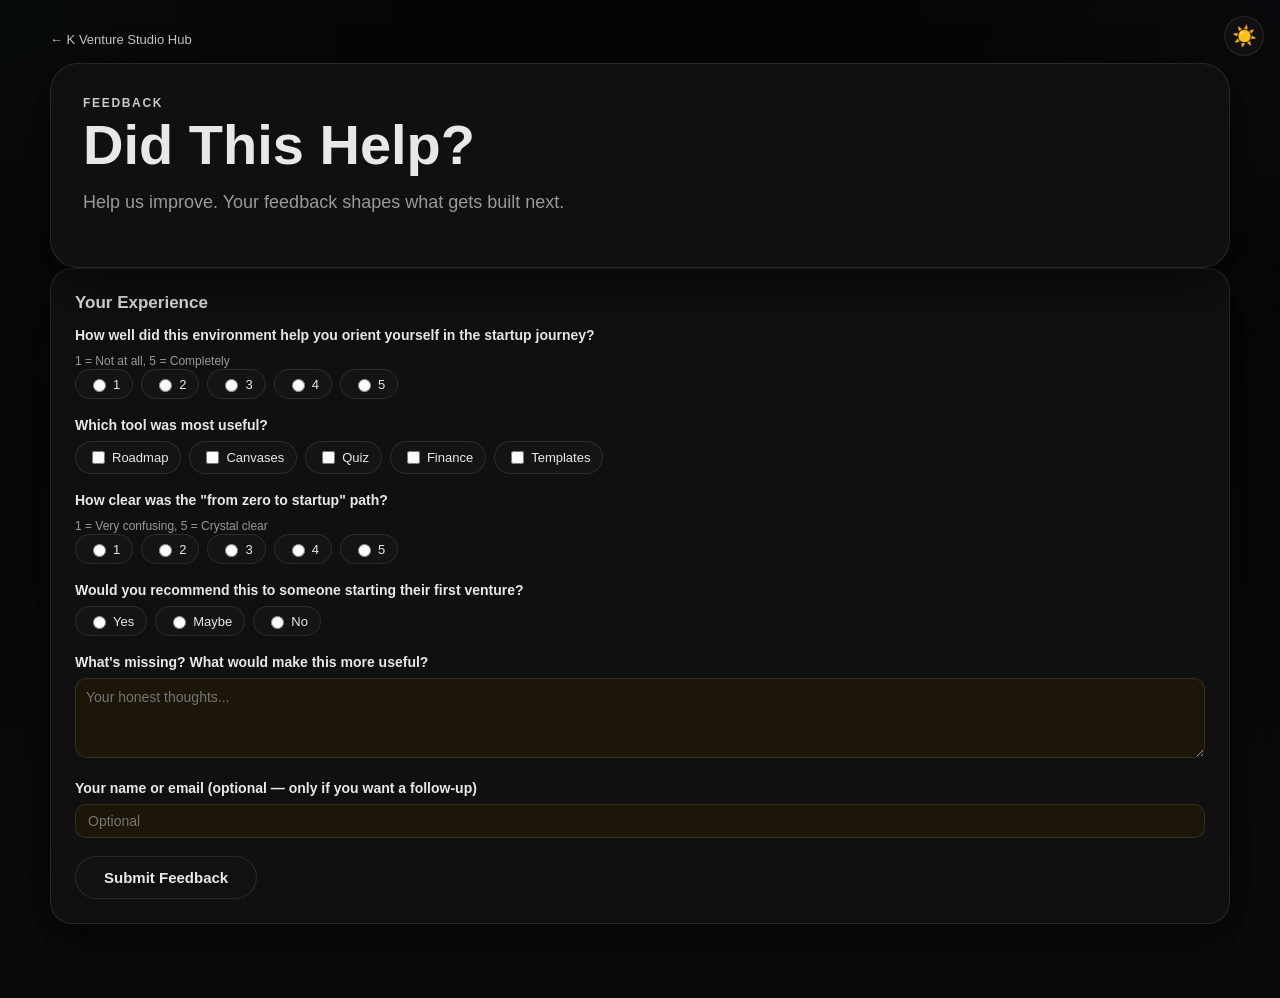
<file: feedback.html>
<!doctype html>
<html lang="en">
<head>
  <meta charset="utf-8">
  <meta name="viewport" content="width=device-width, initial-scale=1">
  <title>Feedback — K Venture Studio Hub</title>
  <link rel="stylesheet" href="./assets/css/venture-studio.css">
  <style>
    .breadcrumb{margin:0 0 16px;font-size:13px;color:var(--muted)}
    .breadcrumb a{color:var(--accent);text-decoration:none}
    .breadcrumb a:hover{text-decoration:underline}
    .fb-card{background:var(--panel);border:1px solid var(--line);border-radius:22px;padding:24px;margin-bottom:18px;box-shadow:var(--shadow)}
    .fb-card h3{margin:0 0 14px;font-size:17px}
    .fb-question{margin-bottom:18px}
    .fb-question .q-label{font-size:14px;font-weight:600;margin-bottom:8px;display:block}
    .fb-question .q-sub{font-size:12px;color:var(--muted);margin-bottom:6px}
    .likert{display:flex;gap:8px;flex-wrap:wrap}
    .likert label{display:flex;align-items:center;gap:4px;font-size:13px;cursor:pointer;padding:6px 12px;border:1px solid var(--line);border-radius:999px;transition:all .15s;background:var(--card-bg)}
    .likert label:hover{border-color:var(--accent)}
    .likert input:checked+span{color:var(--accent);font-weight:700}
    .likert input{accent-color:var(--accent)}
    .fb-textarea{width:100%;min-height:80px;border:1px solid var(--line);border-radius:12px;padding:10px;font-size:14px;font-family:inherit;background:var(--input-bg);color:var(--ink);resize:vertical}
    .fb-textarea:focus{outline:none;border-color:var(--accent)}
    [data-theme="dark"] .fb-textarea{background:#1c1608;color:#f0e4d0}
    .fb-input{width:100%;padding:8px 12px;border:1px solid var(--line);border-radius:10px;font-size:14px;background:var(--input-bg);color:var(--ink);font-family:inherit}
    .fb-input:focus{outline:none;border-color:var(--accent)}
    [data-theme="dark"] .fb-input{background:#1c1608;color:#f0e4d0}
    .submit-btn{border:1px solid var(--line);background:var(--input-bg);color:var(--ink);padding:12px 28px;border-radius:999px;font-weight:600;font-size:15px;cursor:pointer;transition:all .15s}
    .submit-btn:hover{background:var(--ink);color:#fff}
    .thank-you{display:none;text-align:center;padding:40px 20px}
    .thank-you.show{display:block}
    .thank-you h2{margin:0 0 10px;font-size:24px}
    .thank-you p{color:var(--muted);font-size:15px}
    .thank-you .big-emoji{font-size:48px;margin-bottom:14px}
  </style>
</head>
<body>
  <button class="theme-toggle" id="themeToggle" aria-label="Toggle theme">🌙</button>
  <script>const t=localStorage.getItem("theme")||"dark";document.documentElement.setAttribute("data-theme",t);document.getElementById("themeToggle").textContent=t==="dark"?"☀️":"🌙";</script>
  <main class="page">
    <div class="breadcrumb"><a href="./">← K Venture Studio Hub</a></div>
    <section class="hero">
      <p class="eyebrow">Feedback</p>
      <h1>Did This Help?</h1>
      <p class="lede">Help us improve. Your feedback shapes what gets built next.</p>
    </section>

    <div id="fbForm">
      <div class="fb-card">
        <h3>Your Experience</h3>

        <div class="fb-question">
          <span class="q-label">How well did this environment help you orient yourself in the startup journey?</span>
          <span class="q-sub">1 = Not at all, 5 = Completely</span>
          <div class="likert">
            <label><input type="radio" name="q1" value="1"><span>1</span></label>
            <label><input type="radio" name="q1" value="2"><span>2</span></label>
            <label><input type="radio" name="q1" value="3"><span>3</span></label>
            <label><input type="radio" name="q1" value="4"><span>4</span></label>
            <label><input type="radio" name="q1" value="5"><span>5</span></label>
          </div>
        </div>

        <div class="fb-question">
          <span class="q-label">Which tool was most useful?</span>
          <div class="likert">
            <label><input type="checkbox" name="tools" value="roadmap"><span>Roadmap</span></label>
            <label><input type="checkbox" name="tools" value="canvas"><span>Canvases</span></label>
            <label><input type="checkbox" name="tools" value="quiz"><span>Quiz</span></label>
            <label><input type="checkbox" name="tools" value="finance"><span>Finance</span></label>
            <label><input type="checkbox" name="tools" value="templates"><span>Templates</span></label>
          </div>
        </div>

        <div class="fb-question">
          <span class="q-label">How clear was the "from zero to startup" path?</span>
          <span class="q-sub">1 = Very confusing, 5 = Crystal clear</span>
          <div class="likert">
            <label><input type="radio" name="q3" value="1"><span>1</span></label>
            <label><input type="radio" name="q3" value="2"><span>2</span></label>
            <label><input type="radio" name="q3" value="3"><span>3</span></label>
            <label><input type="radio" name="q3" value="4"><span>4</span></label>
            <label><input type="radio" name="q3" value="5"><span>5</span></label>
          </div>
        </div>

        <div class="fb-question">
          <span class="q-label">Would you recommend this to someone starting their first venture?</span>
          <div class="likert">
            <label><input type="radio" name="q4" value="yes"><span>Yes</span></label>
            <label><input type="radio" name="q4" value="maybe"><span>Maybe</span></label>
            <label><input type="radio" name="q4" value="no"><span>No</span></label>
          </div>
        </div>

        <div class="fb-question">
          <span class="q-label">What's missing? What would make this more useful?</span>
          <textarea class="fb-textarea" id="q5" placeholder="Your honest thoughts..."></textarea>
        </div>

        <div class="fb-question">
          <span class="q-label">Your name or email (optional — only if you want a follow-up)</span>
          <input class="fb-input" id="q6" type="text" placeholder="Optional">
        </div>

        <button class="submit-btn" id="submitBtn">Submit Feedback</button>
      </div>
    </div>

    <div class="thank-you" id="thankYou">
      <div class="big-emoji">🙏</div>
      <h2>Thank You!</h2>
      <p>Your feedback helps build a better environment for future entrepreneurs.</p>
      <a href="./" style="color:var(--accent);text-decoration:none;font-weight:600">← Back to Venture Studio</a>
    </div>
  </main>

  <script>
  (function(){
    document.getElementById("themeToggle").addEventListener("click",function(){
      const c=this.textContent==="🌙"?"dark":"light";
      document.documentElement.setAttribute("data-theme",c);
      localStorage.setItem("theme",c);
      this.textContent=c==="dark"?"☀️":"🌙";
    });

    document.getElementById("submitBtn").addEventListener("click",function(){
      const data={
        orient:document.querySelector("input[name=q1]:checked")?.value||"",
        tools:[...document.querySelectorAll("input[name=tools]:checked")].map(i=>i.value),
        clarity:document.querySelector("input[name=q3]:checked")?.value||"",
        recommend:document.querySelector("input[name=q4]:checked")?.value||"",
        missing:document.getElementById("q5").value,
        contact:document.getElementById("q6").value,
        timestamp:new Date().toISOString()
      };
      // Save to localStorage
      const all=JSON.parse(localStorage.getItem("vs-feedback")||"[]");
      all.push(data);
      localStorage.setItem("vs-feedback",JSON.stringify(all));
      // Show thank you
      document.getElementById("fbForm").style.display="none";
      document.getElementById("thankYou").classList.add("show");
    });
  })();
  </script>
</body>
</html>
</file>
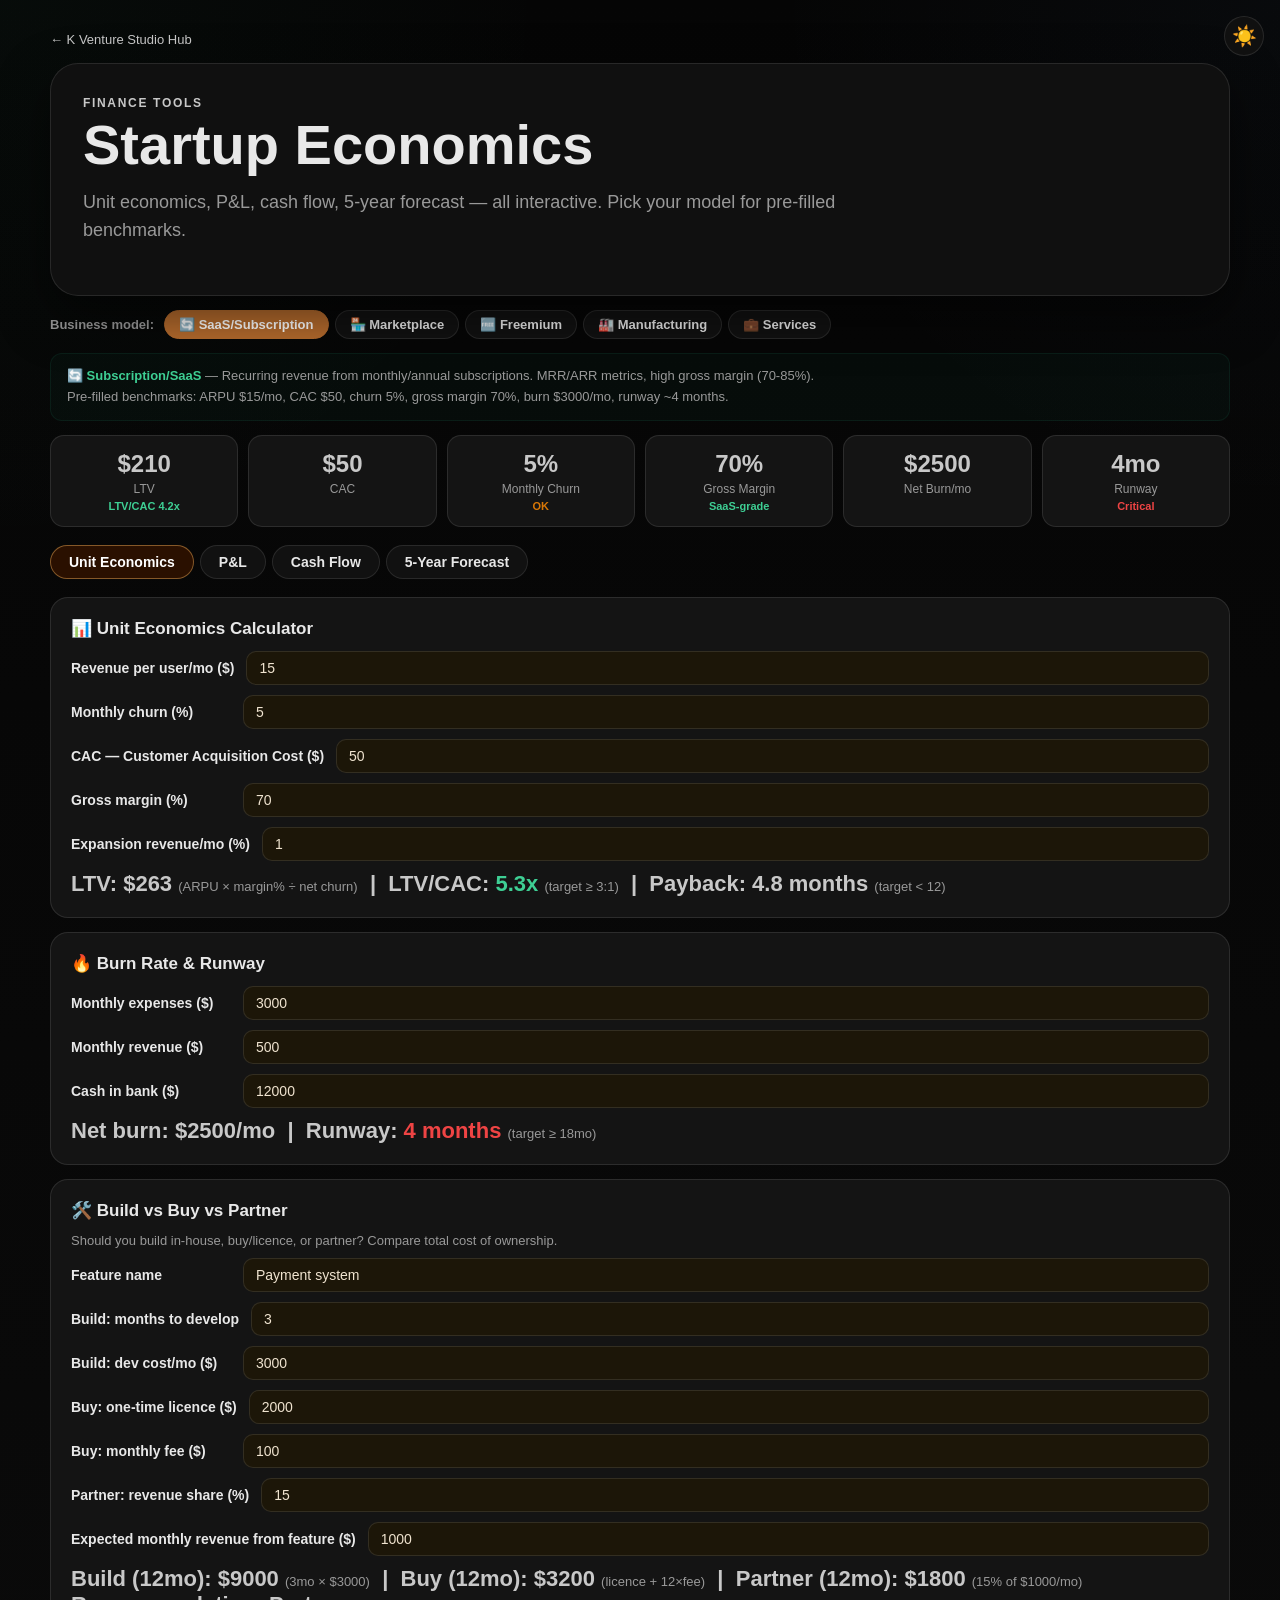
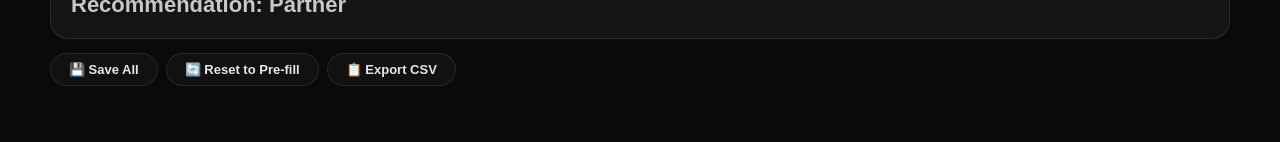
<file: finance.html>
<!doctype html>
<html lang="en">
<head>
  <meta charset="utf-8">
  <meta name="viewport" content="width=device-width, initial-scale=1">
  <title>Finance Tools — K Venture Studio Hub</title>
  <link rel="stylesheet" href="./assets/css/venture-studio.css">
  <script src="./assets/js/canvas-presets.js"></script>
  <style>
    .breadcrumb{margin:0 0 16px;font-size:13px;color:var(--muted)}
    .breadcrumb a{color:var(--accent);text-decoration:none}
    .breadcrumb a:hover{text-decoration:underline}
    .tabbar{display:flex;gap:6px;flex-wrap:wrap;margin:18px 0 0;padding:0;list-style:none}
    .tabbar button{border:1px solid var(--line);border-radius:999px;padding:8px 18px;font-size:14px;cursor:pointer;background:var(--input-bg);color:var(--ink);transition:all .15s;font-weight:600}
    .tabbar button:hover{background:var(--ink);color:#fff}
    .tabbar button.active{background:var(--ink);color:#fff;border-color:var(--ink)}
    [data-theme="dark"] .tabbar button:hover{background:#2a1000;color:#fff;border-color:rgba(224,160,80,.5)}
    [data-theme="dark"] .tabbar button.active{background:#2a1000;color:#fff;border-color:rgba(224,160,80,.5)}
    .tab-panel{display:none;margin-top:18px}
    .tab-panel.active{display:block}
    .calc-card{background:var(--card-bg);border:1px solid var(--line);border-radius:18px;padding:20px;margin-bottom:14px}
    .calc-card h3{margin:0 0 12px;font-size:17px}
    .calc-row{display:flex;gap:12px;align-items:center;margin-bottom:10px;flex-wrap:wrap}
    .calc-row label{min-width:160px;font-size:14px;font-weight:600}
    .calc-row input,.calc-row select{flex:1;min-width:120px;padding:8px 12px;border:1px solid var(--line);border-radius:10px;font-size:14px;background:var(--input-bg);color:var(--ink);font-family:inherit}
    .calc-row input:focus,.calc-row select:focus{outline:none;border-color:var(--accent)}
    [data-theme="dark"] .calc-row input,[data-theme="dark"] .calc-row select{background:#1c1608;color:#f0e4d0}
    .calc-result{font-size:22px;font-weight:700;color:var(--accent);margin-top:8px}
    .calc-result small{font-size:13px;color:var(--muted);font-weight:400}
    .ratio-good{color:var(--science)}.ratio-warn{color:#d97706}.ratio-bad{color:#ef4444}
    .fin-table{width:100%;border-collapse:collapse;font-size:13px;margin-top:12px}
    .fin-table th,.fin-table td{border:1px solid var(--line);padding:8px 10px;text-align:right}
    .fin-table th{background:var(--panel);font-weight:700;text-align:center}
    .fin-table td input{width:100%;border:none;background:transparent;color:var(--ink);font-size:13px;text-align:right;padding:0}
    .fin-table td input:focus{outline:1px solid var(--accent);border-radius:4px}
    .fin-table .row-label{text-align:left;font-weight:600}
    .fin-table .total{font-weight:700;border-top:2px solid var(--ink)}
    .biz-selector{display:flex;gap:6px;flex-wrap:wrap;margin:14px 0;align-items:center}
    .biz-selector strong{font-size:13px;color:var(--muted);margin-right:4px}
    .biz-btn{border:1px solid var(--line);border-radius:999px;padding:6px 14px;font-size:13px;cursor:pointer;background:var(--input-bg);color:var(--ink);transition:all .15s;font-weight:600}
    .biz-btn:hover{background:var(--ink);color:#fff}
    .biz-btn.active{background:var(--accent);color:#fff;border-color:var(--accent)}
    [data-theme="dark"] .biz-btn.active{background:#b56b2d;color:#fff;border-color:#b56b2d}
    .preset-hint{background:rgba(30,122,94,.06);border:1px solid rgba(30,122,94,.15);border-radius:12px;padding:12px 16px;margin-bottom:14px;font-size:13px;line-height:1.6;color:var(--muted)}
    .preset-hint strong{color:var(--science)}
    .save-row{display:flex;gap:8px;margin-top:14px;align-items:center;flex-wrap:wrap}
    .save-row button{border:1px solid var(--line);background:var(--input-bg);color:var(--ink);padding:8px 18px;border-radius:999px;font-weight:600;font-size:13px;cursor:pointer;transition:all .15s}
    .save-row button:hover{background:var(--ink);color:#fff}
    .save-row .saved-msg{font-size:12px;color:var(--science);opacity:0;transition:opacity .3s}
    .save-row .saved-msg.show{opacity:1}
    .kpi-grid{display:grid;grid-template-columns:repeat(auto-fill,minmax(180px,1fr));gap:10px;margin:14px 0}
    .kpi-card{background:var(--card-bg);border:1px solid var(--line);border-radius:14px;padding:14px;text-align:center}
    .kpi-card .kpi-value{font-size:24px;font-weight:700;color:var(--accent)}
    .kpi-card .kpi-label{font-size:12px;color:var(--muted);margin-top:4px}
    .kpi-card .kpi-status{font-size:11px;margin-top:4px;font-weight:700}
    @media(max-width:768px){.calc-row label{min-width:120px}.kpi-grid{grid-template-columns:1fr 1fr}}
  </style>
</head>
<body>
  <button class="theme-toggle" id="themeToggle" aria-label="Toggle theme">🌙</button>
  <script>const t=localStorage.getItem("theme")||"dark";document.documentElement.setAttribute("data-theme",t);document.getElementById("themeToggle").textContent=t==="dark"?"☀️":"🌙";</script>
  <main class="page">
    <div class="breadcrumb"><a href="./">← K Venture Studio Hub</a></div>
    <section class="hero">
      <p class="eyebrow">Finance Tools</p>
      <h1>Startup Economics</h1>
      <p class="lede">Unit economics, P&L, cash flow, 5-year forecast — all interactive. Pick your model for pre-filled benchmarks.</p>
    </section>

    <div class="biz-selector" id="bizSelector">
      <strong>Business model:</strong>
      <button class="biz-btn active" data-biz="subscription">🔄 SaaS/Subscription</button>
      <button class="biz-btn" data-biz="marketplace">🏪 Marketplace</button>
      <button class="biz-btn" data-biz="saas-freemium">🆓 Freemium</button>
      <button class="biz-btn" data-biz="manufacturing">🏭 Manufacturing</button>
      <button class="biz-btn" data-biz="services">💼 Services</button>
    </div>

    <div class="preset-hint" id="presetHint"></div>

    <div class="kpi-grid" id="kpiGrid"></div>

    <div class="tabbar">
      <button class="active" data-tab="unit">Unit Economics</button>
      <button data-tab="pnl">P&L</button>
      <button data-tab="cashflow">Cash Flow</button>
      <button data-tab="forecast">5-Year Forecast</button>
    </div>

    <!-- Unit Economics -->
    <div class="tab-panel active" id="panel-unit">
      <div class="calc-card">
        <h3>📊 Unit Economics Calculator</h3>
        <div class="calc-row"><label>Revenue per user/mo ($)</label><input type="number" id="arpu" value="15"></div>
        <div class="calc-row"><label>Monthly churn (%)</label><input type="number" id="churn" value="5" step="0.5"></div>
        <div class="calc-row"><label>CAC — Customer Acquisition Cost ($)</label><input type="number" id="cac" value="50"></div>
        <div class="calc-row"><label>Gross margin (%)</label><input type="number" id="margin" value="70"></div>
        <div class="calc-row"><label>Expansion revenue/mo (%)</label><input type="number" id="expansion" value="1" step="0.5"></div>
        <div class="calc-result" id="unitResult"></div>
      </div>
      <div class="calc-card">
        <h3>🔥 Burn Rate & Runway</h3>
        <div class="calc-row"><label>Monthly expenses ($)</label><input type="number" id="burn" value="3000"></div>
        <div class="calc-row"><label>Monthly revenue ($)</label><input type="number" id="revmo" value="500"></div>
        <div class="calc-row"><label>Cash in bank ($)</label><input type="number" id="cashbank" value="12000"></div>
        <div class="calc-result" id="burnResult"></div>
      </div>
      <div class="calc-card">
        <h3>🛠️ Build vs Buy vs Partner</h3>
        <p style="font-size:13px;color:var(--muted);margin:0 0 10px">Should you build in-house, buy/licence, or partner? Compare total cost of ownership.</p>
        <div class="calc-row"><label>Feature name</label><input type="text" id="featname" value="Payment system" style="flex:2"></div>
        <div class="calc-row"><label>Build: months to develop</label><input type="number" id="buildmo" value="3"></div>
        <div class="calc-row"><label>Build: dev cost/mo ($)</label><input type="number" id="buildcost" value="3000"></div>
        <div class="calc-row"><label>Buy: one-time licence ($)</label><input type="number" id="buycost" value="2000"></div>
        <div class="calc-row"><label>Buy: monthly fee ($)</label><input type="number" id="buymo" value="100"></div>
        <div class="calc-row"><label>Partner: revenue share (%)</label><input type="number" id="partnershare" value="15"></div>
        <div class="calc-row"><label>Expected monthly revenue from feature ($)</label><input type="number" id="featrev" value="1000"></div>
        <div class="calc-result" id="bbpResult"></div>
      </div>
    </div>

    <!-- P&L -->
    <div class="tab-panel" id="panel-pnl">
      <div class="calc-card">
        <h3>📈 Monthly P&L Statement</h3>
        <table class="fin-table" id="pnlTable">
          <tr><th>Item</th><th>Month 1</th><th>Month 2</th><th>Month 3</th><th>Month 4</th><th>Month 5</th><th>Month 6</th></tr>
          <tr><td class="row-label">Revenue</td><td><input data-pnl="rev1"></td><td><input data-pnl="rev2"></td><td><input data-pnl="rev3"></td><td><input data-pnl="rev4"></td><td><input data-pnl="rev5"></td><td><input data-pnl="rev6"></td></tr>
          <tr><td class="row-label">COGS</td><td><input data-pnl="cogs1"></td><td><input data-pnl="cogs2"></td><td><input data-pnl="cogs3"></td><td><input data-pnl="cogs4"></td><td><input data-pnl="cogs5"></td><td><input data-pnl="cogs6"></td></tr>
          <tr class="total"><td class="row-label">Gross Profit</td><td id="gp1"></td><td id="gp2"></td><td id="gp3"></td><td id="gp4"></td><td id="gp5"></td><td id="gp6"></td></tr>
          <tr><td class="row-label">OpEx: R&D</td><td><input data-pnl="rd1"></td><td><input data-pnl="rd2"></td><td><input data-pnl="rd3"></td><td><input data-pnl="rd4"></td><td><input data-pnl="rd5"></td><td><input data-pnl="rd6"></td></tr>
          <tr><td class="row-label">OpEx: Marketing</td><td><input data-pnl="mkt1"></td><td><input data-pnl="mkt2"></td><td><input data-pnl="mkt3"></td><td><input data-pnl="mkt4"></td><td><input data-pnl="mkt5"></td><td><input data-pnl="mkt6"></td></tr>
          <tr><td class="row-label">OpEx: G&A</td><td><input data-pnl="ga1"></td><td><input data-pnl="ga2"></td><td><input data-pnl="ga3"></td><td><input data-pnl="ga4"></td><td><input data-pnl="ga5"></td><td><input data-pnl="ga6"></td></tr>
          <tr class="total"><td class="row-label">Net Income</td><td id="ni1"></td><td id="ni2"></td><td id="ni3"></td><td id="ni4"></td><td id="ni5"></td><td id="ni6"></td></tr>
        </table>
      </div>
    </div>

    <!-- Cash Flow -->
    <div class="tab-panel" id="panel-cashflow">
      <div class="calc-card">
        <h3>💸 Cash Flow Tracker</h3>
        <table class="fin-table" id="cfTable">
          <tr><th>Item</th><th>Month 1</th><th>Month 2</th><th>Month 3</th><th>Month 4</th><th>Month 5</th><th>Month 6</th></tr>
          <tr><td class="row-label">Opening Cash</td><td id="oc1"></td><td id="oc2"></td><td id="oc3"></td><td id="oc4"></td><td id="oc5"></td><td id="oc6"></td></tr>
          <tr><td class="row-label">Cash In (Revenue + Funding)</td><td><input data-cf="in1"></td><td><input data-cf="in2"></td><td><input data-cf="in3"></td><td><input data-cf="in4"></td><td><input data-cf="in5"></td><td><input data-cf="in6"></td></tr>
          <tr><td class="row-label">Cash Out (All Expenses)</td><td><input data-cf="out1"></td><td><input data-cf="out2"></td><td><input data-cf="out3"></td><td><input data-cf="out4"></td><td><input data-cf="out5"></td><td><input data-cf="out6"></td></tr>
          <tr class="total"><td class="row-label">Net Cash Flow</td><td id="ncf1"></td><td id="ncf2"></td><td id="ncf3"></td><td id="ncf4"></td><td id="ncf5"></td><td id="ncf6"></td></tr>
          <tr class="total"><td class="row-label">Closing Cash</td><td id="cc1"></td><td id="cc2"></td><td id="cc3"></td><td id="cc4"></td><td id="cc5"></td><td id="cc6"></td></tr>
        </table>
      </div>
    </div>

    <!-- 5-Year Forecast -->
    <div class="tab-panel" id="panel-forecast">
      <div class="calc-card">
        <h3>🔮 5-Year Revenue Forecast</h3>
        <div class="calc-row"><label>Starting MRR ($)</label><input type="number" id="startMrr" value="500"></div>
        <div class="calc-row"><label>Monthly growth rate (%)</label><input type="number" id="mrrGrowth" value="10" step="1"></div>
        <div class="calc-row"><label>Churn rate monthly (%)</label><input type="number" id="fChurn" value="5" step="0.5"></div>
        <div class="calc-row"><label>Gross margin (%)</label><input type="number" id="fMargin" value="70"></div>
        <table class="fin-table" id="forecastTable" style="margin-top:14px">
          <tr><th>Metric</th><th>Year 1</th><th>Year 2</th><th>Year 3</th><th>Year 4</th><th>Year 5</th></tr>
          <tr><td class="row-label">MRR (end of year)</td><td id="fmrr1"></td><td id="fmrr2"></td><td id="fmrr3"></td><td id="fmrr4"></td><td id="fmrr5"></td></tr>
          <tr><td class="row-label">ARR</td><td id="farr1"></td><td id="farr2"></td><td id="farr3"></td><td id="farr4"></td><td id="farr5"></td></tr>
          <tr><td class="row-label">Annual Revenue</td><td id="frev1"></td><td id="frev2"></td><td id="frev3"></td><td id="frev4"></td><td id="frev5"></td></tr>
          <tr><td class="row-label">Gross Profit</td><td id="fgp1"></td><td id="fgp2"></td><td id="fgp3"></td><td id="fgp4"></td><td id="fgp5"></td></tr>
          <tr><td class="row-label">Active Subscribers</td><td id="fsub1"></td><td id="fsub2"></td><td id="fsub3"></td><td id="fsub4"></td><td id="fsub5"></td></tr>
        </table>
      </div>
    </div>

    <div class="save-row">
      <button id="saveBtn">💾 Save All</button>
      <button id="resetBtn">🔄 Reset to Pre-fill</button>
      <button id="exportBtn">📋 Export CSV</button>
      <span class="saved-msg" id="savedMsg">Saved!</span>
    </div>
  </main>

  <script>
  (function(){
    document.getElementById("themeToggle").addEventListener("click",function(){
      const c=this.textContent==="🌙"?"dark":"light";
      document.documentElement.setAttribute("data-theme",c);localStorage.setItem("theme",c);
      this.textContent=c==="dark"?"☀️":"🌙";
    });

    document.querySelectorAll(".tabbar button").forEach(btn=>{
      btn.addEventListener("click",function(){
        document.querySelectorAll(".tabbar button").forEach(b=>b.classList.remove("active"));
        document.querySelectorAll(".tab-panel").forEach(p=>p.classList.remove("active"));
        this.classList.add("active");
        document.getElementById("panel-"+this.dataset.tab).classList.add("active");
      });
    });

    // Finance presets per business model (from KSE Zubchenok PDF)
    const FIN_PRESETS = {
      subscription: {arpu:15,churn:5,cac:50,margin:70,expansion:1,burn:3000,revmo:500,cashbank:12000,
        pnl:{rev:[500,700,1000,1400,1800,2200],cogs:[150,210,300,420,540,660],rd:[1200,1200,1500,1500,1800,1800],mkt:[800,900,1000,1100,1200,1300],ga:[300,300,400,400,500,500]},
        cf:{in:[500,700,1000,1400,1800,2200],out:[2450,2610,3200,3420,4040,4260],opening:12000},
        forecast:{startMrr:500,mrrGrowth:10,fChurn:5,fMargin:70}},
      marketplace: {arpu:25,churn:4,cac:80,margin:30,expansion:2,burn:5000,revmo:800,cashbank:20000,
        pnl:{rev:[800,1200,1800,2500,3500,5000],cogs:[560,840,1260,1750,2450,3500],rd:[1500,1500,1800,1800,2000,2000],mkt:[1200,1400,1600,1800,2000,2200],ga:[400,400,500,500,600,600]},
        cf:{in:[800,1200,1800,2500,3500,5000],out:[3660,4140,5160,5850,7050,8300],opening:20000},
        forecast:{startMrr:800,mrrGrowth:12,fChurn:4,fMargin:30}},
      "saas-freemium": {arpu:20,churn:4,cac:30,margin:75,expansion:2,burn:4000,revmo:300,cashbank:15000,
        pnl:{rev:[300,500,800,1200,1800,2600],cogs:[75,125,200,300,450,650],rd:[2000,2000,2200,2200,2500,2500],mkt:[600,700,800,900,1000,1100],ga:[300,300,400,400,500,500]},
        cf:{in:[300,500,800,1200,1800,2600],out:[2975,3125,3600,3800,4450,4750],opening:15000},
        forecast:{startMrr:300,mrrGrowth:15,fChurn:4,fMargin:75}},
      manufacturing: {arpu:50,churn:0,cac:100,margin:45,expansion:0,burn:8000,revmo:2000,cashbank:30000,
        pnl:{rev:[2000,2500,3000,4000,5000,6000],cogs:[1100,1375,1650,2200,2750,3300],rd:[1500,1500,1800,1800,2000,2000],mkt:[600,700,800,900,1000,1100],ga:[500,500,600,600,700,700]},
        cf:{in:[2000,2500,3000,4000,5000,6000],out:[3700,4075,4850,5500,6450,7100],opening:30000},
        forecast:{startMrr:2000,mrrGrowth:8,fChurn:0,fMargin:45}},
      services: {arpu:80,churn:0,cac:200,margin:40,expansion:0,burn:6000,revmo:3000,cashbank:18000,
        pnl:{rev:[3000,3500,4000,5000,6000,7000],cogs:[1800,2100,2400,3000,3600,4200],rd:[500,500,600,600,700,700],mkt:[400,500,600,700,800,900],ga:[400,400,500,500,600,600]},
        cf:{in:[3000,3500,4000,5000,6000,7000],out:[3100,3500,4100,4800,5700,6400],opening:18000},
        forecast:{startMrr:3000,mrrGrowth:6,fChurn:0,fMargin:40}}
    };

    let currentBiz = localStorage.getItem("vs-fin-biz") || "subscription";

    function applyFinPreset(key) {
      const p = FIN_PRESETS[key];
      if (!p) return;
      document.getElementById("arpu").value = p.arpu;
      document.getElementById("churn").value = p.churn;
      document.getElementById("cac").value = p.cac;
      document.getElementById("margin").value = p.margin;
      document.getElementById("expansion").value = p.expansion;
      document.getElementById("burn").value = p.burn;
      document.getElementById("revmo").value = p.revmo;
      document.getElementById("cashbank").value = p.cashbank;
      // P&L
      for (let i=0;i<6;i++){
        document.querySelector('[data-pnl="rev'+(i+1)+'"]').value=p.pnl.rev[i];
        document.querySelector('[data-pnl="cogs'+(i+1)+'"]').value=p.pnl.cogs[i];
        document.querySelector('[data-pnl="rd'+(i+1)+'"]').value=p.pnl.rd[i];
        document.querySelector('[data-pnl="mkt'+(i+1)+'"]').value=p.pnl.mkt[i];
        document.querySelector('[data-pnl="ga'+(i+1)+'"]').value=p.pnl.ga[i];
      }
      // Cash flow
      document.getElementById("oc1").textContent = p.cf.opening;
      for (let i=0;i<6;i++){
        document.querySelector('[data-cf="in'+(i+1)+'"]').value=p.cf.in[i];
        document.querySelector('[data-cf="out'+(i+1)+'"]').value=p.cf.out[i];
      }
      // Forecast
      document.getElementById("startMrr").value = p.forecast.startMrr;
      document.getElementById("mrrGrowth").value = p.forecast.mrrGrowth;
      document.getElementById("fChurn").value = p.forecast.fChurn;
      document.getElementById("fMargin").value = p.forecast.fMargin;
    }

    function updatePresetHint(key) {
      const p = CANVAS_PRESETS[key];
      const f = FIN_PRESETS[key];
      const hint = document.getElementById("presetHint");
      if (p && f) {
        hint.innerHTML = '<strong>'+p.label+'</strong> — '+p.desc+'<br>Pre-filled benchmarks: ARPU $'+f.arpu+'/mo, CAC $'+f.cac+', churn '+f.churn+'%, gross margin '+f.margin+'%, burn $'+f.burn+'/mo, runway ~'+Math.round(f.cashbank/f.burn)+' months.';
      }
    }

    document.querySelectorAll(".biz-btn").forEach(btn=>{
      btn.addEventListener("click",function(){
        document.querySelectorAll(".biz-btn").forEach(b=>b.classList.remove("active"));
        this.classList.add("active");
        currentBiz = this.dataset.biz;
        localStorage.setItem("vs-fin-biz", currentBiz);
        updatePresetHint(currentBiz);
        applyFinPreset(currentBiz);
        calcAll();
      });
    });

    document.querySelectorAll(".biz-btn").forEach(b=>{
      b.classList.toggle("active", b.dataset.biz === currentBiz);
    });

    // Calculations
    function calcUnitEcon() {
      const arpu = +document.getElementById("arpu").value || 0;
      const churn = +document.getElementById("churn").value || 1;
      const cac = +document.getElementById("cac").value || 0;
      const margin = +document.getElementById("margin").value || 0;
      const expansion = +document.getElementById("expansion").value || 0;
      const ltv = arpu * (margin/100) * (1 / (churn/100 - expansion/100));
      const ratio = cac > 0 ? ltv / cac : 0;
      const payback = arpu > 0 ? cac / (arpu * margin/100) : 0;
      const cls = ratio >= 3 ? "ratio-good" : ratio >= 1.5 ? "ratio-warn" : "ratio-bad";
      document.getElementById("unitResult").innerHTML =
        'LTV: <strong>$'+ltv.toFixed(0)+'</strong> <small>(ARPU × margin% ÷ net churn)</small> &nbsp;|&nbsp; '+
        'LTV/CAC: <strong class="'+cls+'">'+ratio.toFixed(1)+'x</strong> <small>(target ≥ 3:1)</small> &nbsp;|&nbsp; '+
        'Payback: <strong>'+payback.toFixed(1)+' months</strong> <small>(target < 12)</small>';
    }

    function calcBurn() {
      const burn = +document.getElementById("burn").value || 0;
      const rev = +document.getElementById("revmo").value || 0;
      const cash = +document.getElementById("cashbank").value || 0;
      const netBurn = burn - rev;
      const runway = netBurn > 0 ? Math.floor(cash / netBurn) : 999;
      const cls = runway >= 18 ? "ratio-good" : runway >= 6 ? "ratio-warn" : "ratio-bad";
      document.getElementById("burnResult").innerHTML =
        'Net burn: <strong>$'+netBurn+'/mo</strong> &nbsp;|&nbsp; '+
        'Runway: <strong class="'+cls+'">'+(runway>=999?'∞':runway+' months')+'</strong> <small>(target ≥ 18mo)</small>';
    }

    function calcBBP() {
      const buildMo = +document.getElementById("buildmo").value || 0;
      const buildCost = +document.getElementById("buildcost").value || 0;
      const buyCost = +document.getElementById("buycost").value || 0;
      const buyMo = +document.getElementById("buymo").value || 0;
      const partnerShare = +document.getElementById("partnershare").value || 0;
      const featRev = +document.getElementById("featrev").value || 0;
      const buildTotal = buildMo * buildCost;
      const buyTotal12 = buyCost + buyMo * 12;
      const partnerCost12 = featRev * 12 * partnerShare / 100;
      let rec = partnerCost12 <= buyTotal12 && partnerCost12 <= buildTotal ? "Partner" :
                buyTotal12 <= buildTotal ? "Buy/License" : "Build";
      document.getElementById("bbpResult").innerHTML =
        'Build (12mo): <strong>$'+buildTotal+'</strong> <small>('+buildMo+'mo × $'+buildCost+')</small> &nbsp;|&nbsp; '+
        'Buy (12mo): <strong>$'+buyTotal12+'</strong> <small>(licence + 12×fee)</small> &nbsp;|&nbsp; '+
        'Partner (12mo): <strong>$'+partnerCost12+'</strong> <small>('+partnerShare+'% of $'+featRev+'/mo)</small><br>'+
        '<strong>Recommendation: '+rec+'</strong>';
    }

    function calcPnL() {
      for (let i=1;i<=6;i++){
        const rev = +document.querySelector('[data-pnl="rev'+i+'"]').value || 0;
        const cogs = +document.querySelector('[data-pnl="cogs'+i+'"]').value || 0;
        const rd = +document.querySelector('[data-pnl="rd'+i+'"]').value || 0;
        const mkt = +document.querySelector('[data-pnl="mkt'+i+'"]').value || 0;
        const ga = +document.querySelector('[data-pnl="ga'+i+'"]').value || 0;
        const gp = rev - cogs;
        const ni = gp - rd - mkt - ga;
        document.getElementById("gp"+i).textContent = gp >= 0 ? "$"+gp : "-$"+Math.abs(gp);
        document.getElementById("gp"+i).style.color = gp >= 0 ? "var(--science)" : "#ef4444";
        document.getElementById("ni"+i).textContent = ni >= 0 ? "$"+ni : "-$"+Math.abs(ni);
        document.getElementById("ni"+i).style.color = ni >= 0 ? "var(--science)" : "#ef4444";
      }
    }

    function calcCF() {
      let prevCash = +document.getElementById("oc1").textContent || 0;
      for (let i=1;i<=6;i++){
        if (i > 1) { document.getElementById("oc"+i).textContent = "$"+prevCash; }
        const cin = +document.querySelector('[data-cf="in'+i+'"]').value || 0;
        const cout = +document.querySelector('[data-cf="out'+i+'"]').value || 0;
        const ncf = cin - cout;
        const closeCash = prevCash + ncf;
        document.getElementById("ncf"+i).textContent = ncf >= 0 ? "+$"+ncf : "-$"+Math.abs(ncf);
        document.getElementById("ncf"+i).style.color = ncf >= 0 ? "var(--science)" : "#ef4444";
        document.getElementById("cc"+i).textContent = "$"+closeCash;
        document.getElementById("cc"+i).style.color = closeCash >= 0 ? "var(--ink)" : "#ef4444";
        prevCash = closeCash;
      }
    }

    function calcForecast() {
      const startMrr = +document.getElementById("startMrr").value || 0;
      const growth = +document.getElementById("mrrGrowth").value || 0;
      const churn = +document.getElementById("fChurn").value || 0;
      const margin = +document.getElementById("fMargin").value || 0;
      const netGrowth = (growth - churn) / 100;
      let mrr = startMrr;
      for (let y=1;y<=5;y++){
        for (let m=0;m<12;m++) mrr = mrr * (1 + netGrowth);
        const arr = mrr * 12;
        const avgMrr = startMrr * (Math.pow(1+netGrowth, (y-1)*12) + mrr) / 2;
        const annRev = avgMrr * 12;
        const gp = annRev * margin / 100;
        const subs = mrr > 0 && document.getElementById("arpu").value > 0 ? Math.round(mrr / +document.getElementById("arpu").value) : 0;
        document.getElementById("fmrr"+y).textContent = "$"+Math.round(mrr).toLocaleString();
        document.getElementById("farr"+y).textContent = "$"+Math.round(arr).toLocaleString();
        document.getElementById("frev"+y).textContent = "$"+Math.round(annRev).toLocaleString();
        document.getElementById("fgp"+y).textContent = "$"+Math.round(gp).toLocaleString();
        document.getElementById("fsub"+y).textContent = subs.toLocaleString();
      }
    }

    function updateKPIs() {
      const arpu = +document.getElementById("arpu").value || 0;
      const churn = +document.getElementById("churn").value || 1;
      const cac = +document.getElementById("cac").value || 1;
      const margin = +document.getElementById("margin").value || 0;
      const ltv = arpu * (margin/100) * (1 / (churn/100));
      const ratio = ltv / cac;
      const burn = +document.getElementById("burn").value || 0;
      const rev = +document.getElementById("revmo").value || 0;
      const cash = +document.getElementById("cashbank").value || 0;
      const netBurn = burn - rev;
      const runway = netBurn > 0 ? Math.floor(cash / netBurn) : 999;
      const grid = document.getElementById("kpiGrid");
      grid.innerHTML =
        '<div class="kpi-card"><div class="kpi-value">$'+ltv.toFixed(0)+'</div><div class="kpi-label">LTV</div><div class="kpi-status '+(ratio>=3?"ratio-good":ratio>=1.5?"ratio-warn":"ratio-bad")+'">LTV/CAC '+ratio.toFixed(1)+'x</div></div>'+
        '<div class="kpi-card"><div class="kpi-value">$'+cac+'</div><div class="kpi-label">CAC</div></div>'+
        '<div class="kpi-card"><div class="kpi-value">'+churn+'%</div><div class="kpi-label">Monthly Churn</div><div class="kpi-status '+(churn<=3?"ratio-good":churn<=7?"ratio-warn":"ratio-bad")+'">'+(churn<=3?"Excellent":churn<=7?"OK":"Danger")+'</div></div>'+
        '<div class="kpi-card"><div class="kpi-value">'+margin+'%</div><div class="kpi-label">Gross Margin</div><div class="kpi-status '+(margin>=70?"ratio-good":margin>=40?"ratio-warn":"ratio-bad")+'">'+(margin>=70?"SaaS-grade":margin>=40?"OK":"Low")+'</div></div>'+
        '<div class="kpi-card"><div class="kpi-value">$'+netBurn+'</div><div class="kpi-label">Net Burn/mo</div></div>'+
        '<div class="kpi-card"><div class="kpi-value">'+(runway>=999?"∞":runway+"mo")+'</div><div class="kpi-label">Runway</div><div class="kpi-status '+(runway>=18?"ratio-good":runway>=6?"ratio-warn":"ratio-bad")+'">'+(runway>=18?"Safe":runway>=6?"Tight":"Critical")+'</div></div>';
    }

    function calcAll() { calcUnitEcon(); calcBurn(); calcBBP(); calcPnL(); calcCF(); calcForecast(); updateKPIs(); }

    // Auto-calculate on input change
    document.querySelectorAll("input[type=number]").forEach(inp => inp.addEventListener("input", calcAll));
    document.querySelectorAll("[data-pnl]").forEach(inp => inp.addEventListener("input", calcPnL));
    document.querySelectorAll("[data-cf]").forEach(inp => inp.addEventListener("input", calcCF));

    // Save/Load
    const SAVE_KEY = "vs-finance";
    function saveAll() {
      const data = {};
      document.querySelectorAll("input[type=number][id]").forEach(inp => data[inp.id] = inp.value);
      document.querySelectorAll("[data-pnl]").forEach(inp => data["pnl_"+inp.dataset.pnl] = inp.value);
      document.querySelectorAll("[data-cf]").forEach(inp => data["cf_"+inp.dataset.cf] = inp.value);
      localStorage.setItem(SAVE_KEY, JSON.stringify(data));
      const msg = document.getElementById("savedMsg"); msg.classList.add("show");
      setTimeout(() => msg.classList.remove("show"), 1500);
    }
    function loadAll() {
      const data = JSON.parse(localStorage.getItem(SAVE_KEY) || "{}");
      document.querySelectorAll("input[type=number][id]").forEach(inp => { if(data[inp.id]) inp.value = data[inp.id]; });
      document.querySelectorAll("[data-pnl]").forEach(inp => { if(data["pnl_"+inp.dataset.pnl]) inp.value = data["pnl_"+inp.dataset.pnl]; });
      document.querySelectorAll("[data-cf]").forEach(inp => { if(data["cf_"+inp.dataset.cf]) inp.value = data["cf_"+inp.dataset.cf]; });
    }

    document.getElementById("saveBtn").addEventListener("click", saveAll);
    document.getElementById("resetBtn").addEventListener("click", function(){
      if (confirm("Reset to pre-filled values?")) { localStorage.removeItem(SAVE_KEY); applyFinPreset(currentBiz); calcAll(); }
    });
    document.getElementById("exportBtn").addEventListener("click", function(){
      let csv = "Metric," + [1,2,3,4,5,6].map(i=>"Month "+i).join(",") + "\n";
      ["rev","cogs","rd","mkt","ga"].forEach(key => {
        csv += key + "," + [1,2,3,4,5,6].map(i => document.querySelector('[data-pnl="'+key+i+'"]').value || 0).join(",") + "\n";
      });
      navigator.clipboard.writeText(csv).then(() => {
        const msg = document.getElementById("savedMsg"); msg.textContent = "Copied!"; msg.classList.add("show");
        setTimeout(() => { msg.textContent = "Saved!"; msg.classList.remove("show"); }, 1500);
      });
    });

    // Init
    const hasSaved = localStorage.getItem(SAVE_KEY);
    if (hasSaved) { loadAll(); } else { applyFinPreset(currentBiz); }
    updatePresetHint(currentBiz);
    calcAll();
  })();
  </script>
</body>
</html>
</file>
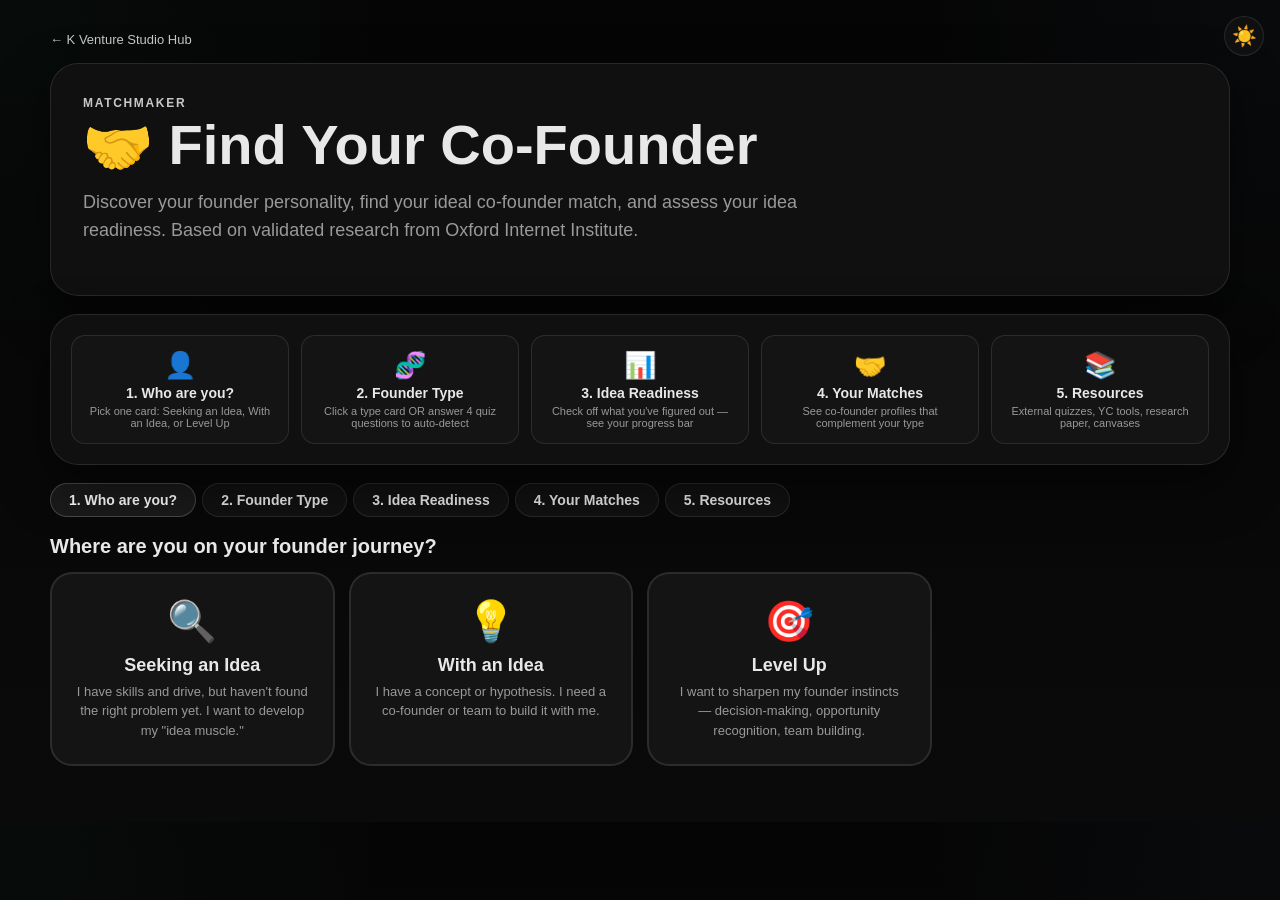
<file: matchmaker.html>
<!doctype html>
<html lang="en">
<head>
  <meta charset="utf-8">
  <meta name="viewport" content="width=device-width, initial-scale=1">
  <title>Matchmaker — K Venture Studio Hub</title>
  <link rel="stylesheet" href="./assets/css/venture-studio.css">
  <style>
    .step-nav{display:flex;gap:6px;flex-wrap:wrap;margin:18px 0}
    .step-btn{border:1px solid var(--line);border-radius:999px;padding:8px 18px;font-size:14px;cursor:pointer;background:var(--input-bg);color:var(--ink);transition:background .1s,border-color .1s;font-weight:600}
    .step-btn:hover{background:var(--ink);color:#fff}
    .step-btn.active{background:var(--ink);color:#fff;border-color:var(--ink)}
    [data-theme="dark"] .step-btn:hover{background:#1a1a1a;color:#fff;border-color:rgba(255,255,255,.2)}
    [data-theme="dark"] .step-btn.active{background:#1a1a1a;color:#fff;border-color:rgba(255,255,255,.2)}
    .step-panel{display:none;margin-top:18px}
    .step-panel.active{display:block}
    /* Entry cards */
    .entry-grid{display:grid;grid-template-columns:repeat(auto-fill,minmax(260px,1fr));gap:14px}
    .entry-card{background:var(--card-bg);border:2px solid var(--line);border-radius:22px;padding:24px;cursor:pointer;transition:border-color .1s;text-align:center}
    .entry-card:hover{border-color:var(--accent)}
    .entry-card.chosen{border-color:var(--accent);background:rgba(255,255,255,.03)}
    [data-theme="dark"] .entry-card.chosen{background:rgba(255,255,255,.03)}
    .entry-card .ec-icon{font-size:40px;margin-bottom:10px}
    .entry-card h3{margin:0 0 6px;font-size:18px}
    .entry-card p{margin:0;color:var(--muted);font-size:13px;line-height:1.5}
    /* Personality cards */
    .personality-grid{display:grid;grid-template-columns:repeat(auto-fill,minmax(280px,1fr));gap:14px}
    .p-card{background:var(--card-bg);border:2px solid var(--line);border-radius:22px;padding:20px;cursor:pointer;transition:border-color .1s}
    .p-card:hover{border-color:var(--accent)}
    .p-card.selected{border-color:var(--science);background:rgba(62,207,148,.06)}
    .p-card .p-icon{font-size:28px;margin-bottom:8px}
    .p-card h3{margin:0 0 6px;font-size:16px}
    .p-card .p-tag{display:inline-block;font-size:11px;font-weight:700;padding:2px 8px;border-radius:999px;margin-right:4px;margin-bottom:6px}
    .p-card p{margin:6px 0 0;color:var(--muted);font-size:13px;line-height:1.5}
    .p-card .match-row{margin-top:10px;padding-top:10px;border-top:1px solid var(--line);font-size:12px;color:var(--muted)}
    .p-card .match-row strong{color:var(--ink)}
    /* Quiz questions */
    .quiz-section{margin-bottom:24px}
    .quiz-section h3{margin:0 0 10px;font-size:16px;color:var(--accent)}
    .quiz-options{display:flex;gap:8px;flex-wrap:wrap}
    .quiz-opt{border:1px solid var(--line);border-radius:12px;padding:10px 16px;font-size:13px;cursor:pointer;background:var(--card-bg);color:var(--ink);transition:border-color .1s,background .1s;font-weight:600}
    .quiz-opt:hover{border-color:var(--accent)}
    .quiz-opt.picked{border-color:var(--science);background:rgba(62,207,148,.08);color:var(--science)}
    /* Result card */
    .result-card{background:var(--panel);border:1px solid var(--line);border-radius:22px;padding:28px;margin-top:18px}
    .result-card h2{margin:0 0 12px;font-size:22px}
    .result-card .result-type{font-size:36px;margin-bottom:8px}
    .result-card .result-desc{color:var(--muted);font-size:15px;line-height:1.6;margin:0 0 16px}
    .result-card .cofounder-section{margin-top:18px;padding-top:18px;border-top:1px solid var(--line)}
    .result-card .cofounder-section h3{margin:0 0 8px;font-size:16px}
    .cofounder-chip{display:inline-flex;align-items:center;gap:6px;border:1px solid var(--line);border-radius:999px;padding:6px 14px;font-size:13px;font-weight:600;margin:4px 4px 4px 0;background:var(--card-bg);color:var(--ink)}
    .cofounder-chip.best{border-color:var(--science);color:var(--science);background:rgba(62,207,148,.08)}
    /* Idea readiness */
    .readiness-checklist{display:flex;flex-direction:column;gap:8px}
    .check-item{display:flex;gap:10px;align-items:flex-start;font-size:14px;cursor:pointer;padding:8px 12px;border-radius:12px;transition:background .1s}
    .check-item:hover{background:rgba(255,255,255,.03)}
    .check-item input[type="checkbox"]{margin-top:3px;accent-color:var(--science);width:18px;height:18px}
    .check-copy{flex:1;line-height:1.5}
    .check-copy strong{display:block;margin-bottom:2px}
    .check-copy span{color:var(--muted);font-size:13px}
    .readiness-bar-wrap{background:var(--line);border-radius:999px;height:12px;margin:18px 0 6px;overflow:hidden}
    .readiness-bar-fill{height:100%;border-radius:999px;transition:width .2s}
    .readiness-label{font-size:13px;color:var(--muted)}
    /* Match cards */
    .match-grid{display:grid;grid-template-columns:repeat(auto-fill,minmax(300px,1fr));gap:14px}
    .match-card{background:var(--card-bg);border:1px solid var(--line);border-radius:22px;padding:20px}
    .match-card .mc-header{display:flex;align-items:center;gap:10px;margin-bottom:10px}
    .match-card .mc-avatar{width:44px;height:44px;border-radius:50%;background:var(--line);display:flex;align-items:center;justify-content:center;font-size:22px}
    .match-card .mc-name{font-weight:700;font-size:15px}
    .match-card .mc-type{font-size:12px;color:var(--muted)}
    .match-card .mc-tags{display:flex;gap:4px;flex-wrap:wrap;margin:8px 0}
    .match-card .mc-desc{color:var(--muted);font-size:13px;line-height:1.5;margin:0}
    .compat-score{font-size:12px;font-weight:700;padding:3px 8px;border-radius:999px}
    .compat-high{background:rgba(62,207,148,.12);color:var(--science)}
    .compat-mid{background:rgba(224,160,80,.12);color:var(--entrepreneurship)}
    .compat-low{background:rgba(110,168,240,.12);color:var(--technology)}
    /* Resources */
    .resource-grid{display:grid;grid-template-columns:repeat(auto-fill,minmax(280px,1fr));gap:14px;margin-top:14px}
    .resource-card{background:var(--card-bg);border:1px solid var(--line);border-radius:16px;padding:16px;text-decoration:none;color:var(--ink);transition:border-color .1s;display:block}
    .resource-card:hover{border-color:var(--accent)}
    .resource-card h4{margin:0 0 4px;font-size:14px}
    .resource-card p{margin:0;color:var(--muted);font-size:12px;line-height:1.4}
    .resource-card .rc-source{font-size:11px;color:var(--accent);margin-top:6px}
    @media(max-width:768px){.entry-grid,.personality-grid,.match-grid,.resource-grid{grid-template-columns:1fr}}
  </style>
</head>
<body>
  <button class="theme-toggle" id="themeToggle" aria-label="Toggle theme">🌙</button>
  <script>var t=localStorage.getItem("theme")||"dark";document.documentElement.setAttribute("data-theme",t);document.getElementById("themeToggle").textContent=t==="dark"?"☀️":"🌙";</script>
  <main class="page">
    <div class="breadcrumb"><a href="./">← K Venture Studio Hub</a></div>
    <section class="hero">
      <p class="eyebrow">Matchmaker</p>
      <h1>🤝 Find Your Co-Founder</h1>
      <p class="lede">Discover your founder personality, find your ideal co-founder match, and assess your idea readiness. Based on validated research from Oxford Internet Institute.</p>
    </section>

    <!-- Flow diagram -->
    <section class="panel-section" style="margin-top:18px;padding:20px">
      <div style="display:grid;grid-template-columns:repeat(auto-fit,minmax(180px,1fr));gap:12px">
        <div style="text-align:center;padding:14px 12px;background:var(--card-bg);border:1px solid var(--line);border-radius:14px">
          <div style="font-size:26px;margin-bottom:4px">👤</div>
          <div style="font-size:14px;font-weight:700;color:var(--ink)">1. Who are you?</div>
          <div style="font-size:11px;color:var(--muted);margin-top:4px">Pick one card: Seeking an Idea, With an Idea, or Level Up</div>
        </div>
        <div style="text-align:center;padding:14px 12px;background:var(--card-bg);border:1px solid var(--line);border-radius:14px">
          <div style="font-size:26px;margin-bottom:4px">🧬</div>
          <div style="font-size:14px;font-weight:700;color:var(--ink)">2. Founder Type</div>
          <div style="font-size:11px;color:var(--muted);margin-top:4px">Click a type card OR answer 4 quiz questions to auto-detect</div>
        </div>
        <div style="text-align:center;padding:14px 12px;background:var(--card-bg);border:1px solid var(--line);border-radius:14px">
          <div style="font-size:26px;margin-bottom:4px">📊</div>
          <div style="font-size:14px;font-weight:700;color:var(--ink)">3. Idea Readiness</div>
          <div style="font-size:11px;color:var(--muted);margin-top:4px">Check off what you've figured out — see your progress bar</div>
        </div>
        <div style="text-align:center;padding:14px 12px;background:var(--card-bg);border:1px solid var(--line);border-radius:14px">
          <div style="font-size:26px;margin-bottom:4px">🤝</div>
          <div style="font-size:14px;font-weight:700;color:var(--ink)">4. Your Matches</div>
          <div style="font-size:11px;color:var(--muted);margin-top:4px">See co-founder profiles that complement your type</div>
        </div>
        <div style="text-align:center;padding:14px 12px;background:var(--card-bg);border:1px solid var(--line);border-radius:14px">
          <div style="font-size:26px;margin-bottom:4px">📚</div>
          <div style="font-size:14px;font-weight:700;color:var(--ink)">5. Resources</div>
          <div style="font-size:11px;color:var(--muted);margin-top:4px">External quizzes, YC tools, research paper, canvases</div>
        </div>
      </div>
    </section>

    <!-- Step navigation -->
    <div class="step-nav" id="stepNav">
      <button class="step-btn active" data-step="entry">1. Who are you?</button>
      <button class="step-btn" data-step="personality">2. Founder Type</button>
      <button class="step-btn" data-step="readiness">3. Idea Readiness</button>
      <button class="step-btn" data-step="matches">4. Your Matches</button>
      <button class="step-btn" data-step="resources">5. Resources</button>
    </div>

    <!-- Step 1: Entry -->
    <div class="step-panel active" id="panel-entry">
      <h2 style="margin:0 0 14px;font-size:20px">Where are you on your founder journey?</h2>
      <div class="entry-grid">
        <div class="entry-card" data-entry="seeking-idea" onclick="pickEntry(this)">
          <div class="ec-icon">🔍</div>
          <h3>Seeking an Idea</h3>
          <p>I have skills and drive, but haven't found the right problem yet. I want to develop my "idea muscle."</p>
        </div>
        <div class="entry-card" data-entry="with-idea" onclick="pickEntry(this)">
          <div class="ec-icon">💡</div>
          <h3>With an Idea</h3>
          <p>I have a concept or hypothesis. I need a co-founder or team to build it with me.</p>
        </div>
        <div class="entry-card" data-entry="level-up" onclick="pickEntry(this)">
          <div class="ec-icon">🎯</div>
          <h3>Level Up</h3>
          <p>I want to sharpen my founder instincts — decision-making, opportunity recognition, team building.</p>
        </div>
      </div>
    </div>

    <!-- Step 2: Personality -->
    <div class="step-panel" id="panel-personality">
      <h2 style="margin:0 0 6px;font-size:20px">Which founder personality fits you best?</h2>
      <p style="margin:0 0 14px;color:var(--muted);font-size:14px">Based on <a href="https://founderpersonalityquiz.com/personalities" target="_blank" rel="noreferrer" style="color:var(--technology)">Oxford research</a> analyzing 32,732 founders. Pick the one that resonates most.</p>
      <div class="personality-grid" id="personalityGrid"></div>
      <div style="margin-top:18px">
        <h3 style="margin:0 0 8px;font-size:16px">Quick self-assessment</h3>
        <p style="margin:0 0 10px;color:var(--muted);font-size:13px">Answer 4 questions to narrow down your type:</p>
        <div class="quiz-section">
          <h3>When facing uncertainty, you tend to:</h3>
          <div class="quiz-options" data-q="0">
            <div class="quiz-opt" onclick="pickQuiz(this,0)" data-v="fighter">Push through aggressively</div>
            <div class="quiz-opt" onclick="pickQuiz(this,0)" data-v="operator">Organize and systematize</div>
            <div class="quiz-opt" onclick="pickQuiz(this,0)" data-v="leader">Take charge and set direction</div>
            <div class="quiz-opt" onclick="pickQuiz(this,0)" data-v="engineer">Analyze and design a solution</div>
          </div>
        </div>
        <div class="quiz-section">
          <h3>Your strongest trait is:</h3>
          <div class="quiz-options" data-q="1">
            <div class="quiz-opt" onclick="pickQuiz(this,1)" data-v="fighter">Resilience under pressure</div>
            <div class="quiz-opt" onclick="pickQuiz(this,1)" data-v="operator">Reliability and order</div>
            <div class="quiz-opt" onclick="pickQuiz(this,1)" data-v="accomplisher">Confidence and execution</div>
            <div class="quiz-opt" onclick="pickQuiz(this,1)" data-v="developer">Adaptability and breadth</div>
          </div>
        </div>
        <div class="quiz-section">
          <h3>In a team, you naturally become the:</h3>
          <div class="quiz-options" data-q="2">
            <div class="quiz-opt" onclick="pickQuiz(this,2)" data-v="leader">Vision setter</div>
            <div class="quiz-opt" onclick="pickQuiz(this,2)" data-v="operator">Operations anchor</div>
            <div class="quiz-opt" onclick="pickQuiz(this,2)" data-v="engineer">Technical architect</div>
            <div class="quiz-opt" onclick="pickQuiz(this,2)" data-v="accomplisher">Execution driver</div>
          </div>
        </div>
        <div class="quiz-section">
          <h3>You're most energized by:</h3>
          <div class="quiz-options" data-q="3">
            <div class="quiz-opt" onclick="pickQuiz(this,3)" data-v="fighter">Competitive challenges</div>
            <div class="quiz-opt" onclick="pickQuiz(this,3)" data-v="leader">Exploring the unknown</div>
            <div class="quiz-opt" onclick="pickQuiz(this,3)" data-v="developer">Building useful things</div>
            <div class="quiz-opt" onclick="pickQuiz(this,3)" data-v="engineer">Solving complex problems</div>
          </div>
        </div>
        <button class="btn-primary" onclick="calcPersonality()" style="margin-top:8px;border:1px solid var(--science);border-radius:999px;padding:8px 22px;font-size:14px;cursor:pointer;background:var(--science);color:#fff;font-weight:600">Calculate My Type</button>
      </div>
      <div id="personalityResult"></div>
    </div>

    <!-- Step 3: Idea Readiness -->
    <div class="step-panel" id="panel-readiness">
      <h2 style="margin:0 0 6px;font-size:20px">Idea Readiness Checklist</h2>
      <p style="margin:0 0 14px;color:var(--muted);font-size:14px">Check off what you've figured out so far. Don't worry if some items are unchecked — that's what co-founders are for.</p>
      <div class="readiness-checklist" id="readinessChecklist"></div>
      <div class="readiness-bar-wrap"><div class="readiness-bar-fill" id="readinessFill" style="width:0%;background:var(--science)"></div></div>
      <div class="readiness-label" id="readinessLabel">0 of 12 checked — just getting started</div>
      <div id="readinessAdvice" style="margin-top:14px"></div>
    </div>

    <!-- Step 4: Matches -->
    <div class="step-panel" id="panel-matches">
      <h2 style="margin:0 0 6px;font-size:20px">Your Co-Founder Matches</h2>
      <p style="margin:0 0 14px;color:var(--muted);font-size:14px">Based on your founder type and entry point. These are ideal co-founder profiles that complement your strengths.</p>
      <div id="matchResults"></div>
    </div>

    <!-- Step 5: Resources -->
    <div class="step-panel" id="panel-resources">
      <h2 style="margin:0 0 6px;font-size:20px">Founder Resources</h2>
      <p style="margin:0 0 14px;color:var(--muted);font-size:14px">Curated tools and assessments from the best startup research programs.</p>
      <div class="resource-grid">
        <a class="resource-card" href="https://founderpersonalityquiz.com/quiz" target="_blank" rel="noreferrer">
          <h4>🧪 Founder Personality Quiz</h4>
          <p>Scientific quiz based on analysis of 32,732 founders. Identifies your founder type from 6 validated patterns.</p>
          <div class="rc-source">Oxford Internet Institute · Nature Scientific Reports</div>
        </a>
        <a class="resource-card" href="https://dna.fi.co/c/fi/assessments/start" target="_blank" rel="noreferrer">
          <h4>🧬 Founder DNA Assessment</h4>
          <p>Y Combinator's Founder DNA assessment. Measures traits correlated with startup success.</p>
          <div class="rc-source">Y Combinator · Fi.com</div>
        </a>
        <a class="resource-card" href="https://www.ycombinator.com/library" target="_blank" rel="noreferrer">
          <h4>📚 YC Startup Library</h4>
          <p>Videos, essays, and guides from YC partners on every stage of building a startup.</p>
          <div class="rc-source">Y Combinator</div>
        </a>
        <a class="resource-card" href="https://www.nature.com/articles/s41598-023-41980-y" target="_blank" rel="noreferrer">
          <h4>📄 Original Research Paper</h4>
          <p>"Founder personality and startup success" — the peer-reviewed study behind the personality types.</p>
          <div class="rc-source">Nature Scientific Reports · 2023</div>
        </a>
        <a class="resource-card" href="./canvas.html">
          <h4>📋 Business Model Canvases</h4>
          <p>Pre-filled canvases for your sphere and business model. DE, BMC, Lean, Social Enterprise.</p>
          <div class="rc-source">K Venture Studio Hub</div>
        </a>
        <a class="resource-card" href="./quiz.html">
          <h4>🧩 Startup Readiness Quiz</h4>
          <p>Assess your readiness to launch across product, market, team, and finance dimensions.</p>
          <div class="rc-source">K Venture Studio Hub</div>
        </a>
      </div>
    </div>
  </main>

<script>
/* ── Data ── */
var TYPES = {
  fighter: {
    icon: "🥊", name: "Fighter",
    tagline: "Spontaneous, tough, and uncompromising under pressure",
    desc: "Fighters move quickly and push hard when something needs to happen. They question assumptions and keep things moving because they tend to be spontaneous, impulsive, tough, sceptical, and uncompromising. Especially useful during intense phases like a launch or market entry.",
    tags: ["Resilient", "Decisive", "Challenger"],
    bestMatch: ["developer"],
    goodMatch: ["leader", "operator"]
  },
  operator: {
    icon: "⚙️", name: "Operator",
    tagline: "Orderly operators who keep systems working",
    desc: "Operators keep things running. They bring order to chaos and make sure systems, logistics, and delivery hold together. Especially high in conscientiousness through orderliness and high in agreeableness through humility. Fit service, maintenance, and operations roles.",
    tags: ["Reliable", "Systematic", "Coordinated"],
    bestMatch: ["developer", "developer"],
    goodMatch: ["fighter", "accomplisher"]
  },
  accomplisher: {
    icon: "🏆", name: "Accomplisher",
    tagline: "Organised and confident builders who drive execution",
    desc: "Accomplishers are structured builders who help turn plans into progress. They bring steady execution because they are organised, outgoing, confident, down-to-earth, and self-assured. Often appear in CEO, CFO, and COO positions.",
    tags: ["Executor", "Confident", "Structured"],
    bestMatch: ["accomplisher", "accomplisher"],
    goodMatch: ["leader", "developer"]
  },
  leader: {
    icon: "🧭", name: "Leader",
    tagline: "Adventurous leaders who create direction and momentum",
    desc: "Leaders bring direction and momentum to a founding team. They do well in uncertainty and bring people together around an idea. Adventurous, persistent, assertive, self-controlled, calm under pressure. Especially valuable in the early stages of building a company.",
    tags: ["Visionary", "Persistent", "Assertive"],
    bestMatch: ["leader", "developer"],
    goodMatch: ["engineer", "accomplisher"]
  },
  engineer: {
    icon: "🔧", name: "Engineer",
    tagline: "Imaginative problem-solvers with strong technical depth",
    desc: "Engineers are analytical builders who shape ideas through logic and design. Strong at building systems, solving complex problems, and scaling technology. Highest in openness through imagination and intellect. Their precision and curiosity support product quality.",
    tags: ["Analytical", "Creative", "Precise"],
    bestMatch: ["developer", "leader"],
    goodMatch: ["operator", "fighter"]
  },
  developer: {
    icon: "💻", name: "Developer",
    tagline: "Dutiful builders with broader technology fit",
    desc: "Developers sit between creativity and execution. They share some characteristics with Fighters, but with higher extraversion and a broader fit across technology roles. Closest occupation fit includes application developers, business systems analysts, and product managers.",
    tags: ["Versatile", "Builder", "Pragmatic"],
    bestMatch: ["leader", "leader"],
    goodMatch: ["fighter", "engineer", "operator"]
  }
};

var READINESS_ITEMS = [
  {id:"problem", label:"Problem identified", desc:"You can clearly state the problem you're solving"},
  {id:"audience", label:"Target audience defined", desc:"You know who experiences this problem most"},
  {id:"solution", label:"Solution concept", desc:"You have a hypothesis for how to solve it"},
  {id:"differentiation", label:"Differentiation clear", desc:"You know why your approach is different from existing solutions"},
  {id:"validation", label:"Some validation done", desc:"You've talked to potential users or tested the concept"},
  {id:"model", label:"Business model sketched", desc:"You have an idea of how revenue would work"},
  {id:"mvp-scope", label:"MVP scope defined", desc:"You know what the first version would include"},
  {id:"tech-stack", label:"Tech approach decided", desc:"You know what tools/platforms you'd use"},
  {id:"market-size", label:"Market size estimated", desc:"You've checked if the market is big enough"},
  {id:"competition", label:"Competition analyzed", desc:"You know who else is solving this and how"},
  {id:"team-gap", label:"Team gaps identified", desc:"You know what skills you're missing"},
  {id:"commitment", label:"Personal commitment clear", desc:"You're ready to invest time and resources into this"}
];

var MATCH_PROFILES = [
  {name:"Alex", type:"leader", sphere:"entrepreneurship", stage:"Idea", desc:"Experienced in market validation and go-to-market strategy. Looking for a technical co-founder to build the product.", avatar:"🧭"},
  {name:"Sam", type:"engineer", sphere:"technology", stage:"MVP", desc:"Full-stack developer with ML expertise. Has a working prototype, needs help with business strategy and fundraising.", avatar:"🔧"},
  {name:"Jordan", type:"operator", sphere:"entrepreneurship", stage:"Growth", desc:"Operations and finance specialist. Can structure processes, manage budgets, and keep the team on track.", avatar:"⚙️"},
  {name:"Riley", type:"developer", sphere:"technology", stage:"Pre-idea", desc:"Product-minded engineer. Great at translating user needs into features. Looking for a problem worth solving.", avatar:"💻"},
  {name:"Morgan", type:"fighter", sphere:"science", stage:"Idea", desc:"Biomedical researcher with a novel diagnostic approach. Needs a builder to create the first version.", avatar:"🥊"},
  {name:"Casey", type:"accomplisher", sphere:"entrepreneurship", stage:"MVP", desc:"Serial executor. Has launched 3 projects before. Brings structure, discipline, and momentum.", avatar:"🏆"}
];

/* ── State ── */
var state = {
  entry: "",
  personality: "",
  quizAnswers: [null, null, null, null],
  readiness: {}
};

/* ── Init ── */
(function(){
  loadState();
  buildPersonalityGrid();
  buildReadinessChecklist();
  if(state.entry){ highlightEntry(); }
  if(state.personality){ highlightPersonality(); }
})();

function loadState(){
  try{
    var s = localStorage.getItem("matchmaker_state");
    if(s){ var p = JSON.parse(s); state.entry = p.entry||""; state.personality = p.personality||""; state.readiness = p.readiness||{}; state.quizAnswers = p.quizAnswers||[null,null,null,null]; }
  }catch(e){}
}
function saveState(){
  try{ localStorage.setItem("matchmaker_state", JSON.stringify(state)); }catch(e){}
}

/* ── Step nav ── */
document.querySelectorAll(".step-btn[data-step]").forEach(function(btn){
  btn.addEventListener("click", function(){
    var step = this.getAttribute("data-step");
    if(!step) return;
    document.querySelectorAll(".step-btn[data-step]").forEach(function(b){ b.classList.remove("active"); });
    this.classList.add("active");
    document.querySelectorAll(".step-panel").forEach(function(p){ p.classList.remove("active"); });
    document.getElementById("panel-" + step).classList.add("active");
    if(step === "matches"){ renderMatches(); }
  });
});

function goToStep(step){
  document.querySelectorAll(".step-btn").forEach(function(b){
    b.classList.toggle("active", b.getAttribute("data-step") === step);
  });
  document.querySelectorAll(".step-panel").forEach(function(p){ p.classList.remove("active"); });
  document.getElementById("panel-" + step).classList.add("active");
  if(step === "matches"){ renderMatches(); }
}

/* ── Step 1: Entry ── */
function pickEntry(el){
  document.querySelectorAll(".entry-card").forEach(function(c){ c.classList.remove("chosen"); });
  el.classList.add("chosen");
  state.entry = el.getAttribute("data-entry");
  saveState();
}

function highlightEntry(){
  document.querySelectorAll(".entry-card").forEach(function(c){
    c.classList.toggle("chosen", c.getAttribute("data-entry") === state.entry);
  });
}

/* ── Step 2: Personality ── */
function buildPersonalityGrid(){
  var grid = document.getElementById("personalityGrid");
  var html = "";
  var keys = Object.keys(TYPES);
  for(var i=0;i<keys.length;i++){
    var t = TYPES[keys[i]];
    var matchNames = t.bestMatch.map(function(k){ return TYPES[k].icon + " " + TYPES[k].name; }).join(" + ");
    html += '<div class="p-card" data-type="'+keys[i]+'" onclick="pickPersonality(this)">'
      + '<div class="p-icon">'+t.icon+'</div>'
      + '<h3>'+t.name+'</h3>'
      + '<div>';
    for(var j=0;j<t.tags.length;j++){
      html += '<span class="p-tag" style="background:rgba(62,207,148,.1);color:var(--science)">'+t.tags[j]+'</span>';
    }
    html += '</div>'
      + '<p>'+t.tagline+'</p>'
      + '<div class="match-row">Best match: <strong>'+matchNames+'</strong></div>'
      + '</div>';
  }
  grid.innerHTML = html;
}

function pickPersonality(el){
  var wasSelected = el.classList.contains("selected");
  document.querySelectorAll(".p-card").forEach(function(c){ c.classList.remove("selected"); });
  if(wasSelected){
    state.personality = "";
    document.getElementById("personalityResult").innerHTML = "";
  } else {
    el.classList.add("selected");
    state.personality = el.getAttribute("data-type");
    showPersonalityResult();
  }
  saveState();
}

function highlightPersonality(){
  document.querySelectorAll(".p-card").forEach(function(c){
    c.classList.toggle("selected", c.getAttribute("data-type") === state.personality);
  });
  if(state.personality){ showPersonalityResult(); }
}

function showPersonalityResult(){
  var t = TYPES[state.personality];
  if(!t) return;
  var bestHtml = t.bestMatch.map(function(k){ return '<span class="cofounder-chip best">'+TYPES[k].icon+' '+TYPES[k].name+'</span>'; }).join("");
  var goodHtml = t.goodMatch.map(function(k){ return '<span class="cofounder-chip">'+TYPES[k].icon+' '+TYPES[k].name+'</span>'; }).join("");
  document.getElementById("personalityResult").innerHTML = '<div class="result-card">'
    + '<div class="result-type">'+t.icon+'</div>'
    + '<h2>You are a '+t.name+'</h2>'
    + '<p class="result-desc">'+t.desc+'</p>'
    + '<div class="cofounder-section">'
    + '<h3>🤝 Your ideal co-founders</h3>'
    + '<p style="font-size:13px;color:var(--muted);margin:0 0 8px">Best combinations (from Oxford research):</p>'
    + bestHtml + goodHtml
    + '</div></div>';
}

/* ── Quiz ── */
function pickQuiz(el, q){
  var row = el.parentElement;
  row.querySelectorAll(".quiz-opt").forEach(function(o){ o.classList.remove("picked"); });
  el.classList.add("picked");
  state.quizAnswers[q] = el.getAttribute("data-v");
  saveState();
}

function calcPersonality(){
  var counts = {};
  for(var i=0;i<state.quizAnswers.length;i++){
    var a = state.quizAnswers[i];
    if(a){ counts[a] = (counts[a]||0) + 1; }
  }
  var max = 0, best = "";
  var keys = Object.keys(counts);
  for(var j=0;j<keys.length;j++){
    if(counts[keys[j]] > max){ max = counts[keys[j]]; best = keys[j]; }
  }
  if(!best){ best = "developer"; }
  state.personality = best;
  saveState();
  highlightPersonality();
  showPersonalityResult();
  document.getElementById("personalityResult").scrollIntoView({behavior:"smooth",block:"nearest"});
}

/* ── Step 3: Readiness ── */
function buildReadinessChecklist(){
  var cl = document.getElementById("readinessChecklist");
  var html = "";
  for(var i=0;i<READINESS_ITEMS.length;i++){
    var item = READINESS_ITEMS[i];
    var checked = state.readiness[item.id] ? "checked" : "";
    html += '<label class="check-item">'
      + '<input type="checkbox" data-id="'+item.id+'" '+checked+' onchange="toggleReadiness(this)">'
      + '<div class="check-copy"><strong>'+item.label+'</strong><span>'+item.desc+'</span></div>'
      + '</label>';
  }
  cl.innerHTML = html;
  updateReadiness();
}

function toggleReadiness(el){
  var id = el.getAttribute("data-id");
  state.readiness[id] = el.checked;
  saveState();
  updateReadiness();
}

function updateReadiness(){
  var total = READINESS_ITEMS.length;
  var checked = 0;
  for(var i=0;i<READINESS_ITEMS.length;i++){
    if(state.readiness[READINESS_ITEMS[i].id]){ checked++; }
  }
  var pct = Math.round((checked/total)*100);
  var fill = document.getElementById("readinessFill");
  fill.style.width = pct + "%";
  if(pct < 33){ fill.style.background = "var(--entrepreneurship)"; }
  else if(pct < 66){ fill.style.background = "var(--technology)"; }
  else { fill.style.background = "var(--science)"; }

  var label = document.getElementById("readinessLabel");
  label.textContent = checked + " of " + total + " checked — " + readinessText(pct);

  var advice = document.getElementById("readinessAdvice");
  if(pct < 33){
    advice.innerHTML = '<div class="result-card"><h3>🔍 Early Explorer</h3><p style="color:var(--muted);font-size:14px;line-height:1.6;margin:0">You\'re at the beginning of your journey — that\'s perfectly fine. Focus on the first 4 items: problem, audience, solution, and differentiation. A co-founder with <strong>Operator</strong> or <strong>Leader</strong> traits can help you structure your thinking.</p></div>';
  } else if(pct < 66){
    advice.innerHTML = '<div class="result-card"><h3>💡 Taking Shape</h3><p style="color:var(--muted);font-size:14px;line-height:1.6;margin:0">Your idea is forming. Now focus on validation, business model, and MVP scope. A <strong>Developer</strong> or <strong>Engineer</strong> co-founder would complement your vision with execution power.</p></div>';
  } else {
    advice.innerHTML = '<div class="result-card"><h3>🚀 Ready to Build</h3><p style="color:var(--muted);font-size:14px;line-height:1.6;margin:0">You\'re well-prepared. Fill the remaining gaps and start looking for a co-founder who complements your personality type. Check the Matches tab for your ideal profiles.</p></div>';
  }
}

function readinessText(pct){
  if(pct === 0) return "just getting started";
  if(pct < 33) return "early exploration";
  if(pct < 66) return "taking shape";
  if(pct < 100) return "almost there";
  return "fully ready";
}

/* ── Step 4: Matches ── */
function renderMatches(){
  var container = document.getElementById("matchResults");
  var myType = state.personality || "developer";
  var t = TYPES[myType];

  var html = '<div style="margin-bottom:14px">';
  html += '<p style="color:var(--muted);font-size:14px;margin:0">Your type: <strong style="color:var(--ink)">'+t.icon+' '+t.name+'</strong> — looking for complementary co-founders</p>';
  html += '</div>';
  html += '<div class="match-grid">';

  for(var i=0;i<MATCH_PROFILES.length;i++){
    var p = MATCH_PROFILES[i];
    var compat = getCompatibility(myType, p.type);
    var compatClass = compat > 80 ? "compat-high" : (compat > 50 ? "compat-mid" : "compat-low");
    var compatLabel = compat > 80 ? "Great match" : (compat > 50 ? "Good match" : "Potential fit");

    html += '<div class="match-card">'
      + '<div class="mc-header">'
      + '<div class="mc-avatar">'+p.avatar+'</div>'
      + '<div><div class="mc-name">'+p.name+'</div><div class="mc-type">'+TYPES[p.type].icon+' '+TYPES[p.type].name+' · '+p.sphere+' · '+p.stage+'</div></div>'
      + '<span class="compat-score '+compatClass+'" style="margin-left:auto">'+compatLabel+'</span>'
      + '</div>'
      + '<div class="mc-tags">';
    for(var j=0;j<TYPES[p.type].tags.length;j++){
      html += '<span class="p-tag" style="background:rgba(62,207,148,.1);color:var(--science)">'+TYPES[p.type].tags[j]+'</span>';
    }
    html += '</div>'
      + '<p class="mc-desc">'+p.desc+'</p>'
      + '</div>';
  }
  html += '</div>';

  html += '<div style="margin-top:18px;padding:16px;background:var(--panel);border:1px solid var(--line);border-radius:16px">';
  html += '<h3 style="margin:0 0 6px;font-size:15px">💡 How to use these matches</h3>';
  html += '<p style="color:var(--muted);font-size:13px;line-height:1.6;margin:0">These are example profiles based on the Oxford research on successful founder combinations. In a real scenario, you\'d look for people with complementary personality types in your network, at hackathons, startup events, or through YC Co-Founder Matching. The key insight: <strong style="color:var(--ink)">diverse founder teams outperform solo founders</strong>.</p>';
  html += '</div>';

  container.innerHTML = html;
}

function getCompatibility(myType, theirType){
  var t = TYPES[myType];
  if(t.bestMatch.indexOf(theirType) !== -1) return 90;
  if(t.goodMatch.indexOf(theirType) !== -1) return 65;
  if(theirType === myType) return 40;
  return 30;
}
</script>
</body>
</html>
</file>
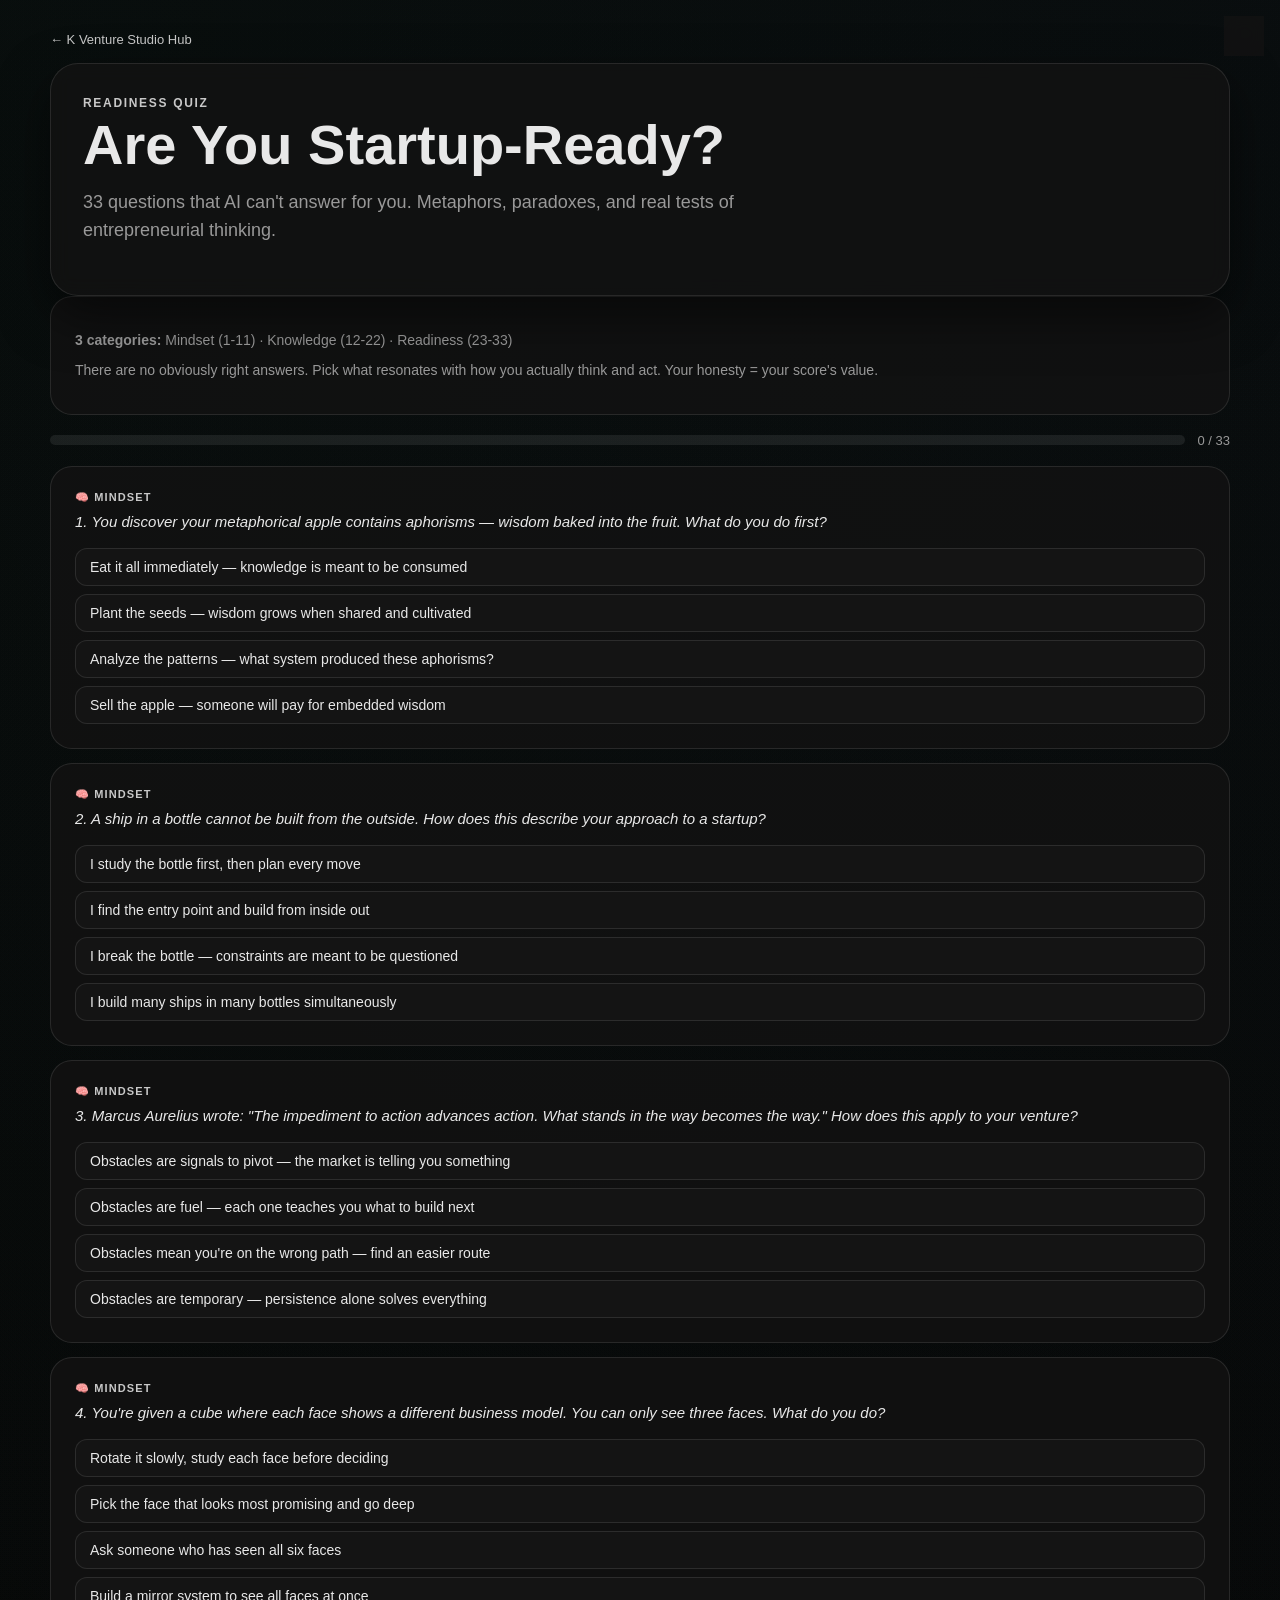
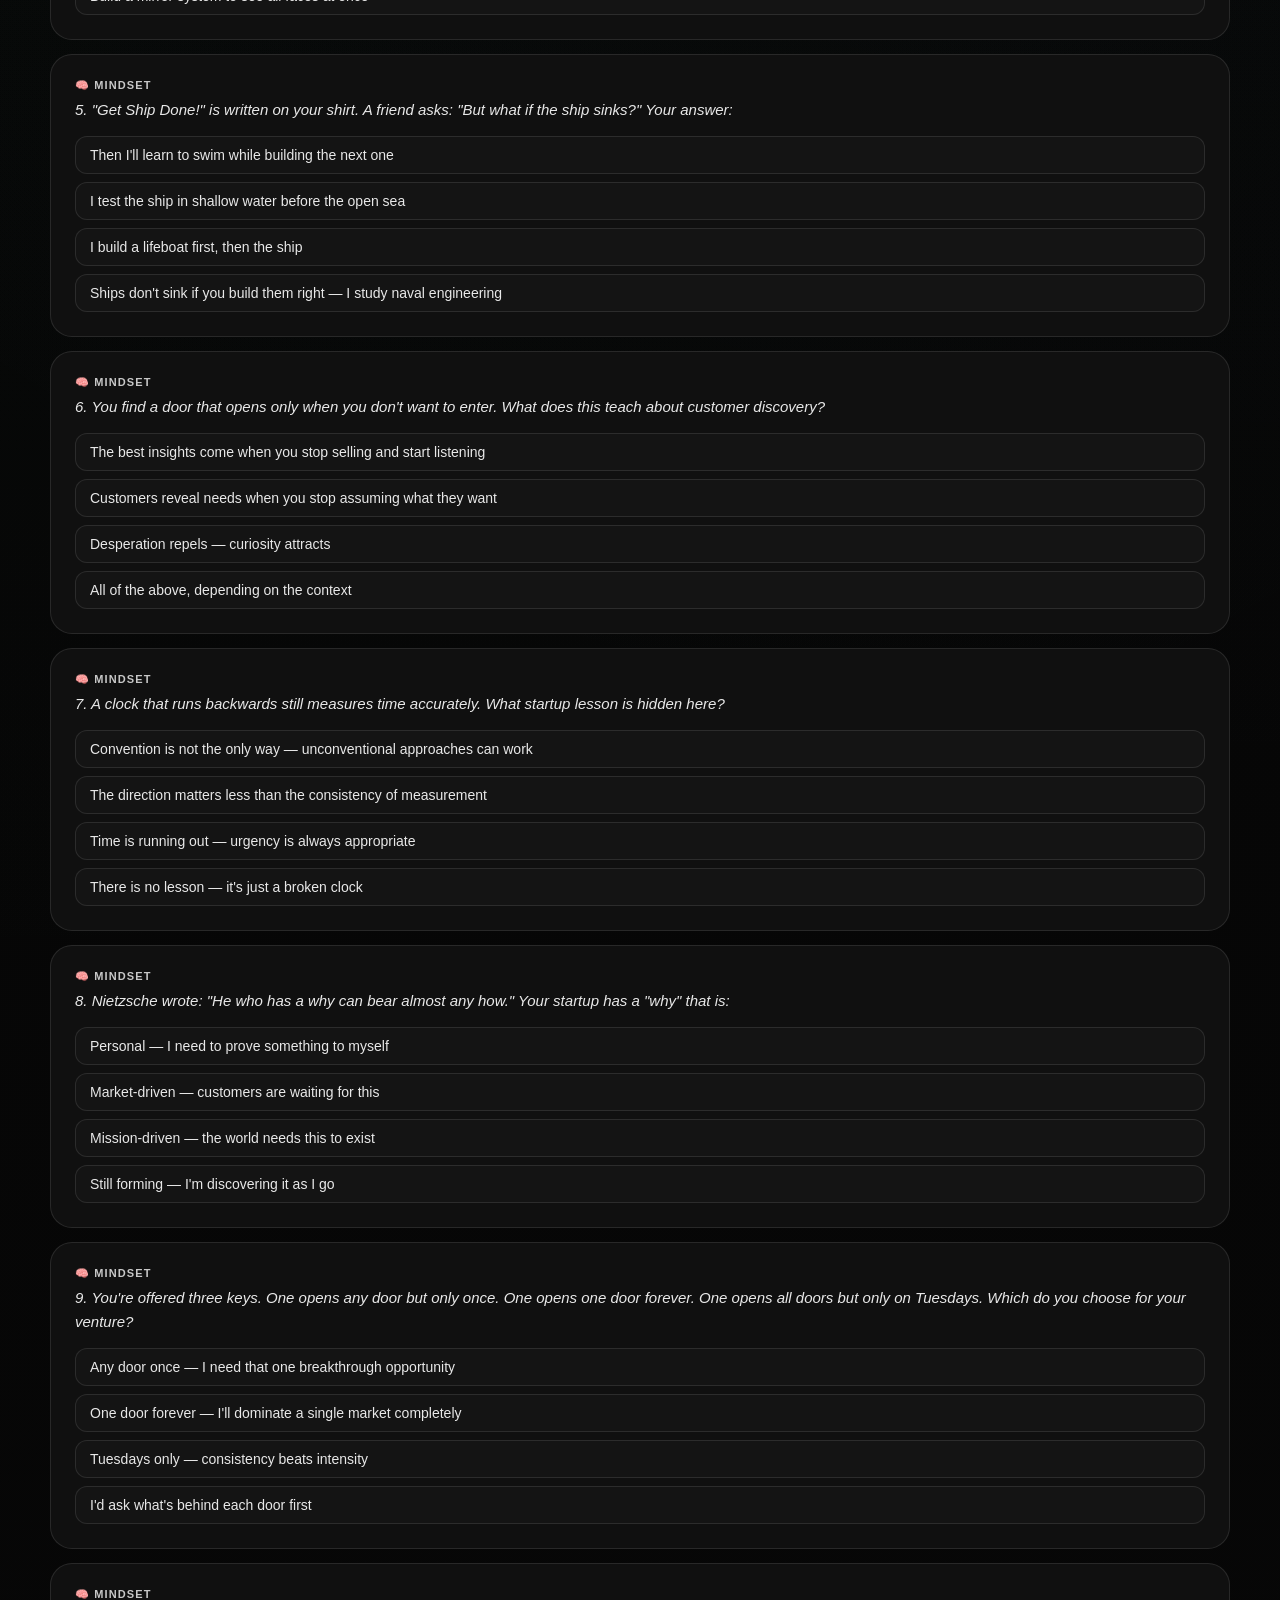
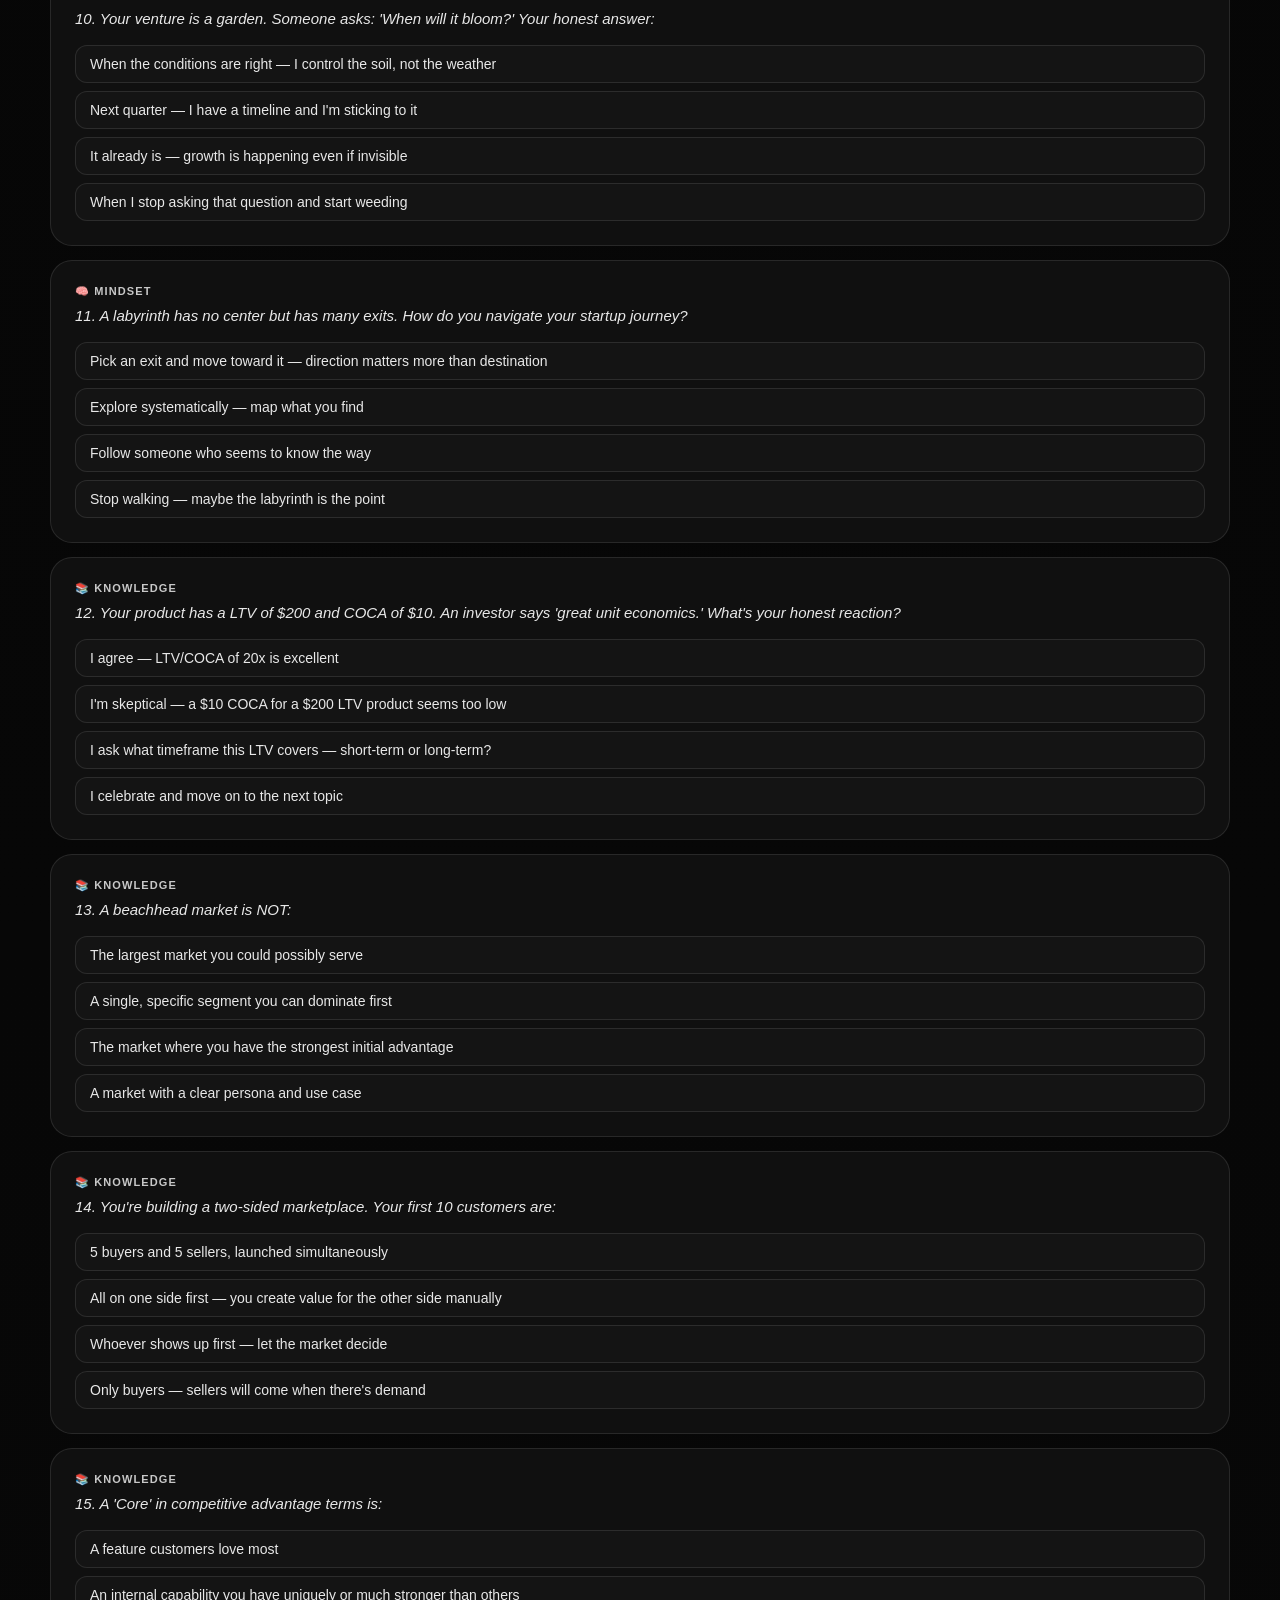
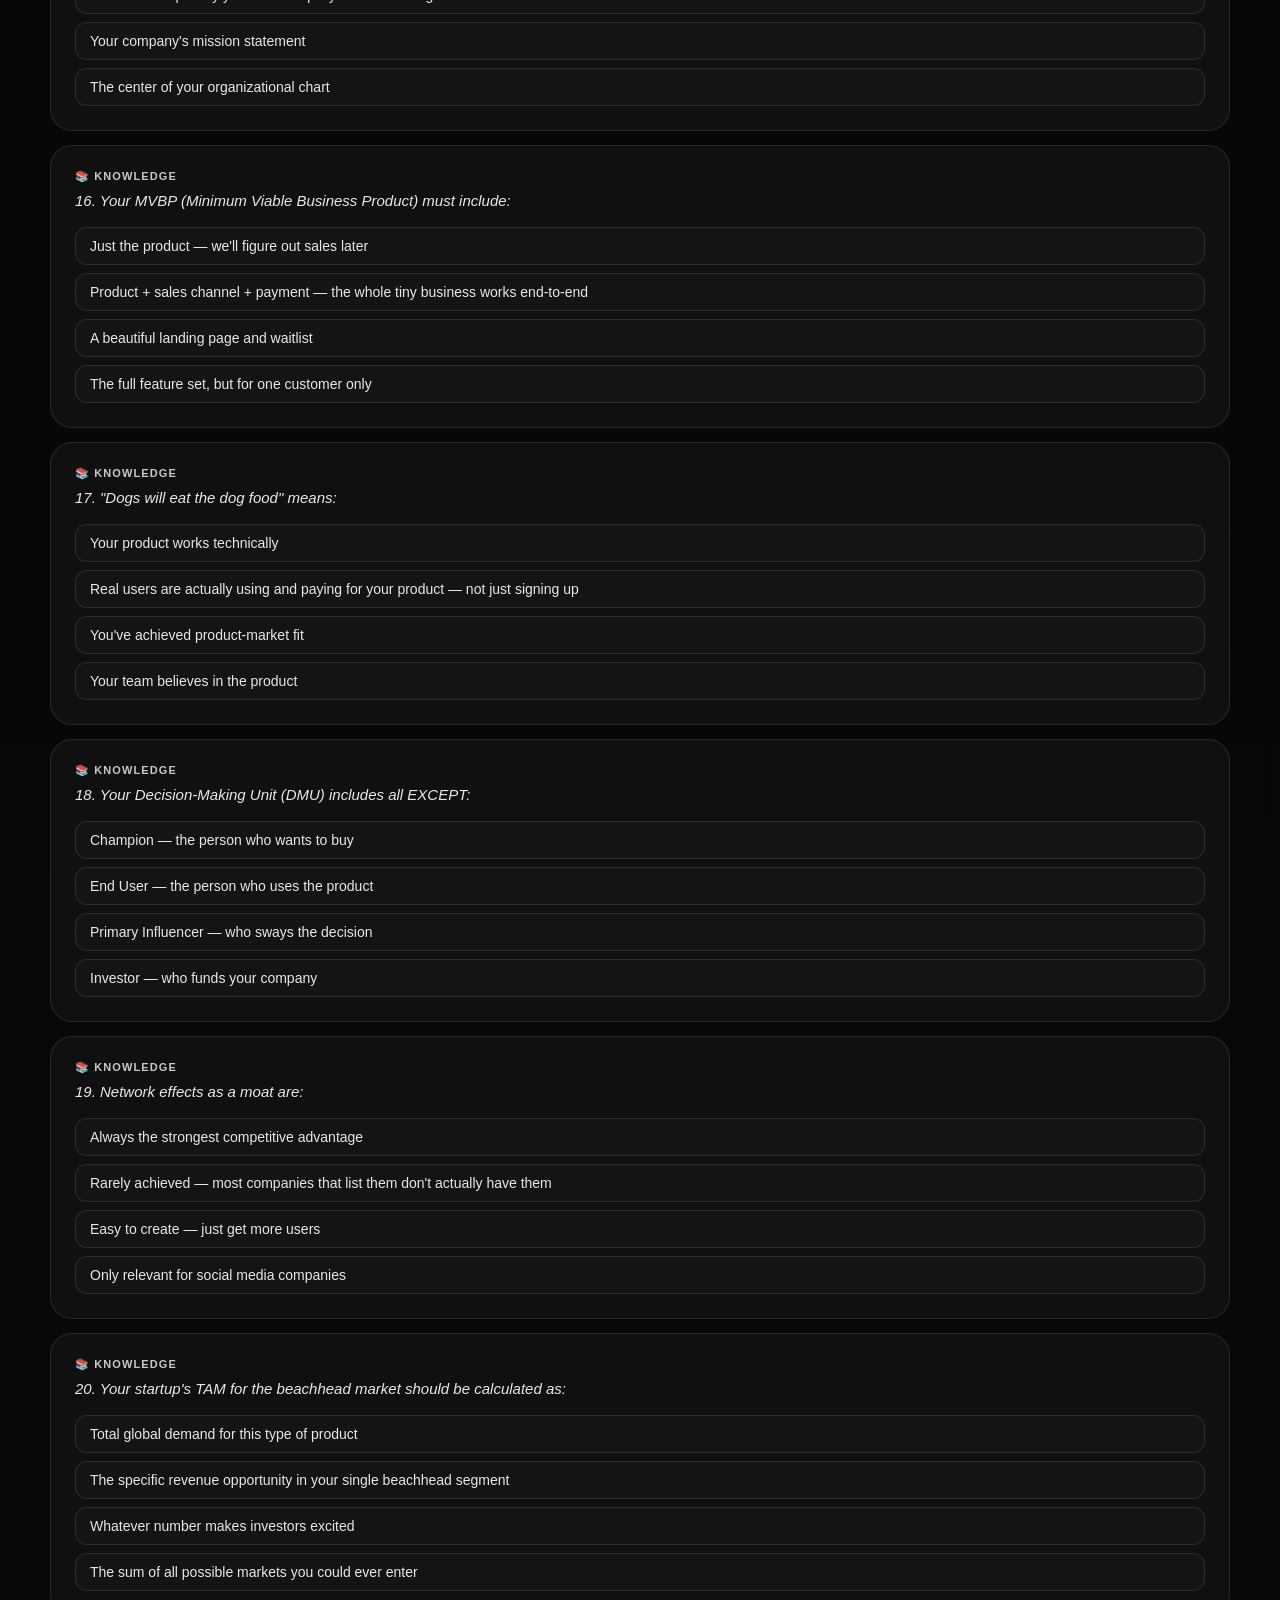
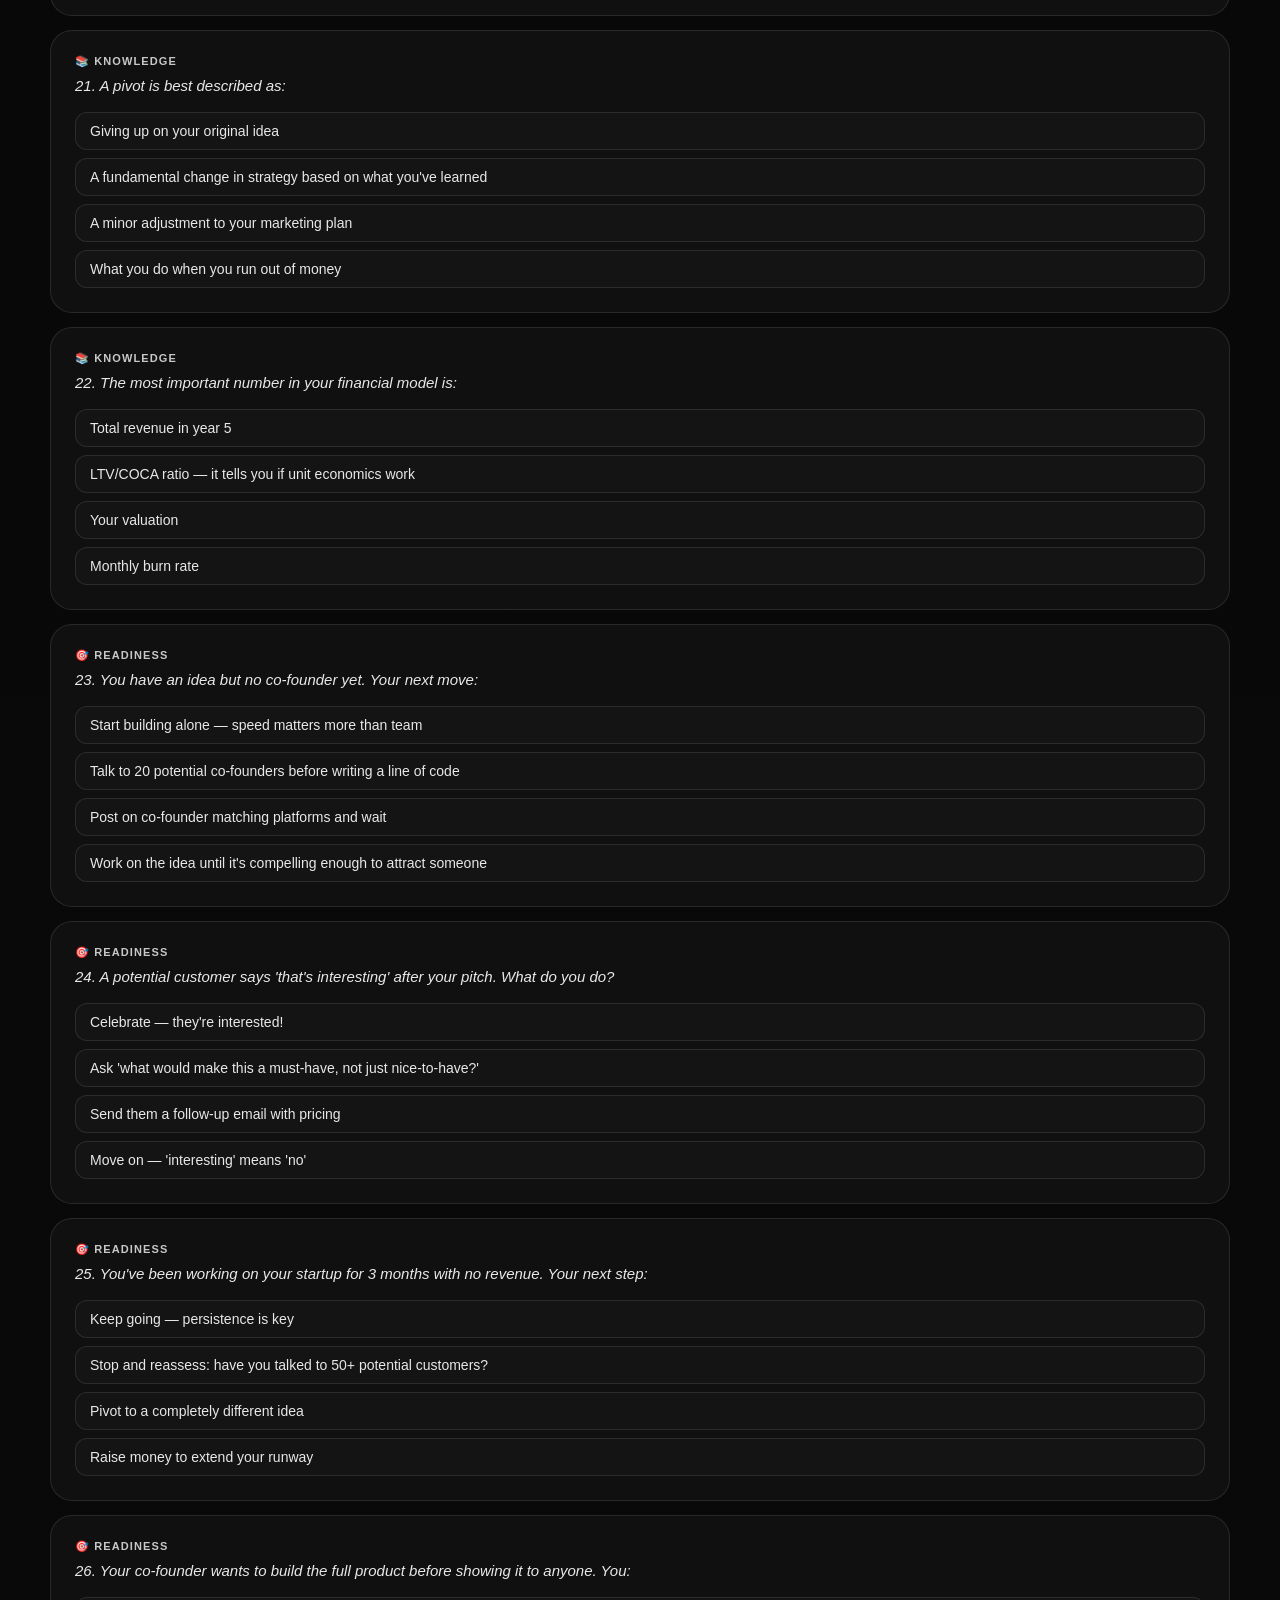
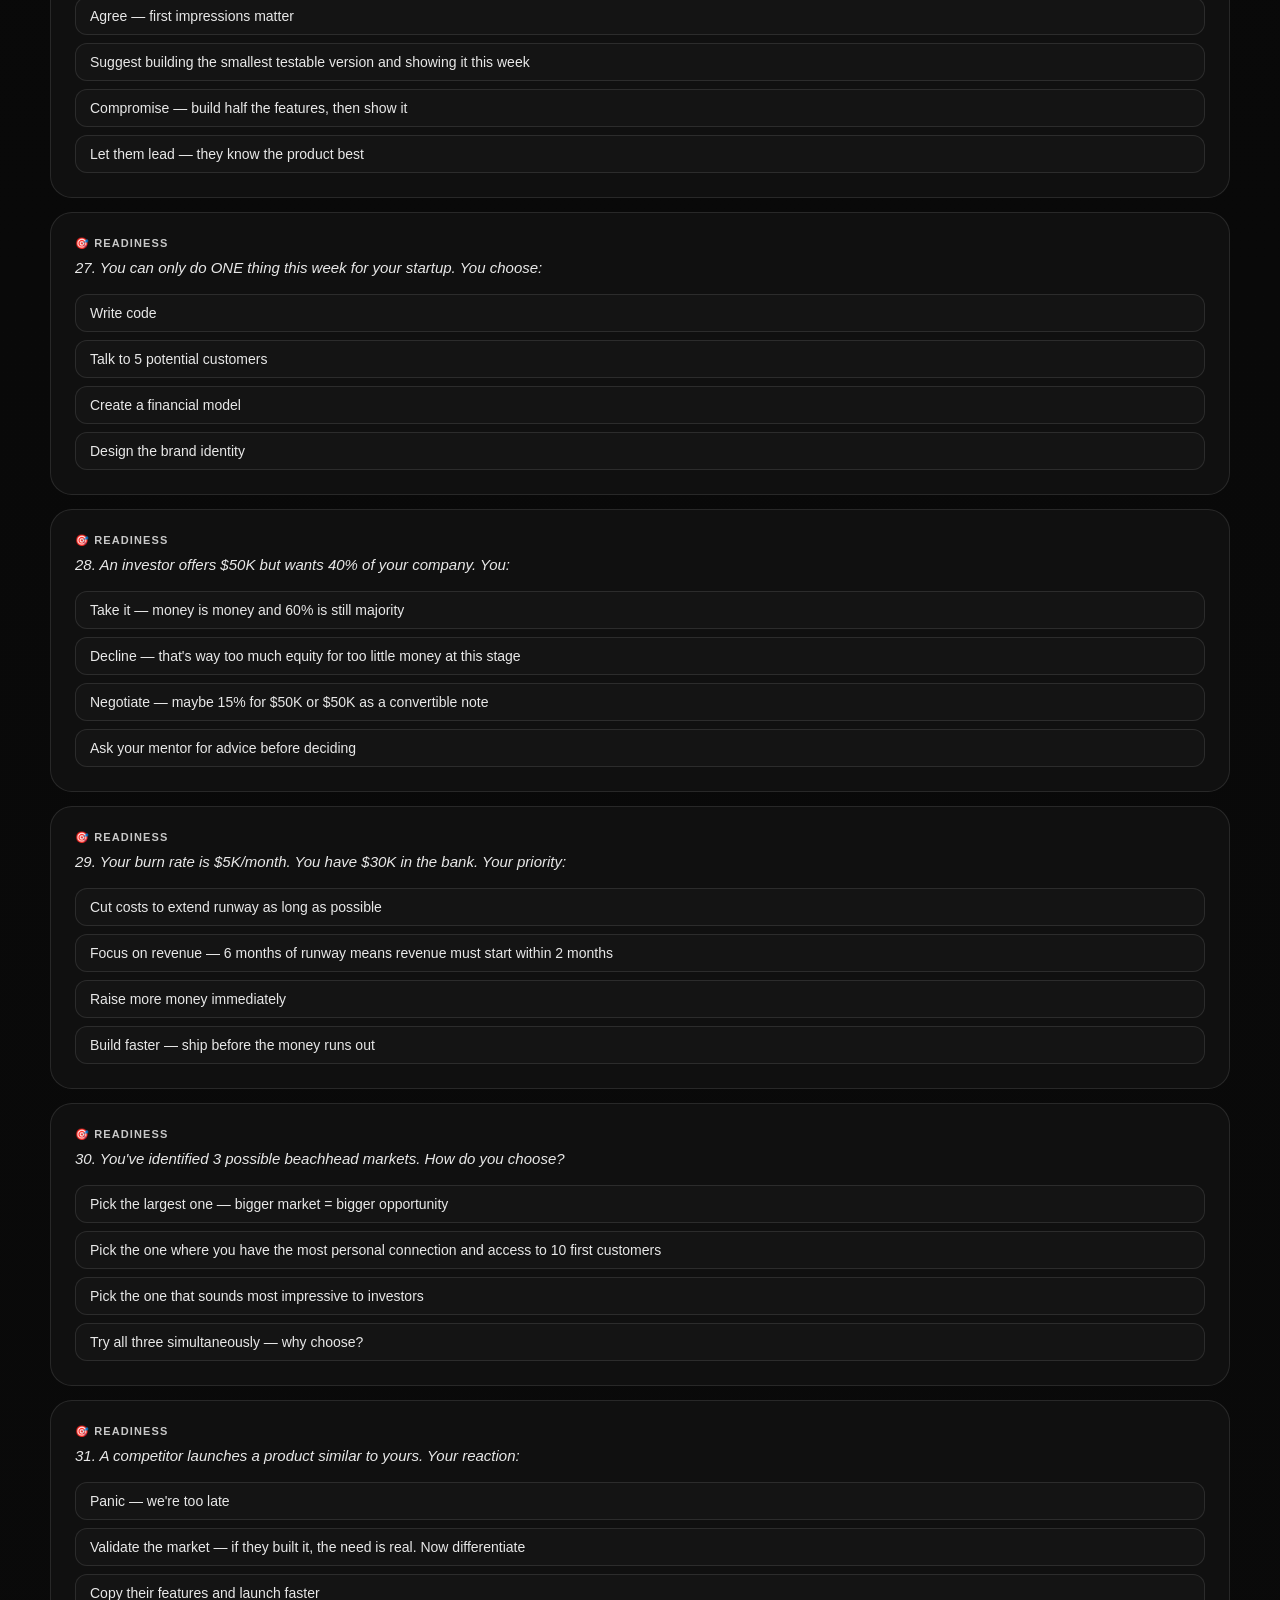
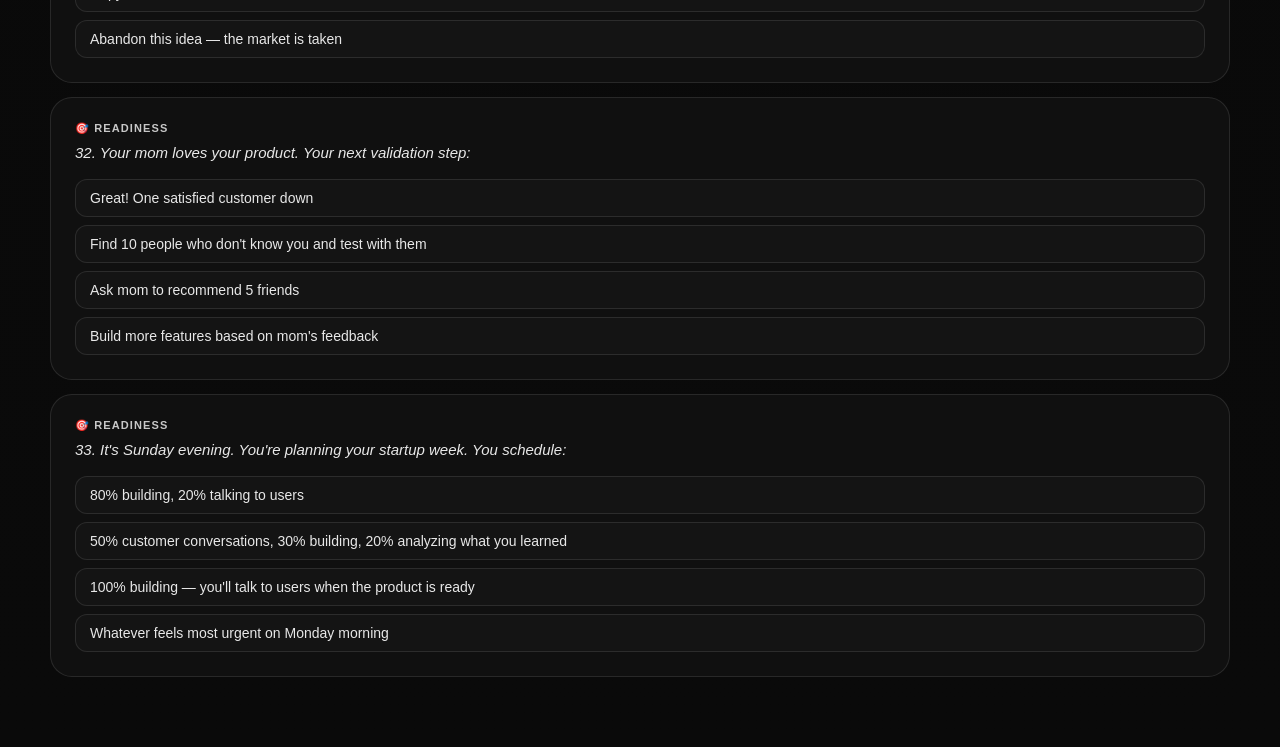
<file: quiz.html>
<!doctype html>
<html lang="en">
<head>
  <meta charset="utf-8">
  <meta name="viewport" content="width=device-width, initial-scale=1">
  <title>Readiness Quiz — K Venture Studio Hub</title>
  <link rel="stylesheet" href="./assets/css/venture-studio.css">
  <style>
    .breadcrumb{margin:0 0 16px;font-size:13px;color:var(--muted)}
    .breadcrumb a{color:var(--accent);text-decoration:none}
    .breadcrumb a:hover{text-decoration:underline}
    .quiz-intro{background:var(--panel);border:1px solid var(--line);border-radius:22px;padding:24px;margin-bottom:18px}
    .quiz-intro p{color:var(--muted);font-size:14px;line-height:1.6;margin:8px 0}
    .quiz-progress{display:flex;align-items:center;gap:12px;margin-bottom:18px}
    .quiz-progress .bar{flex:1;height:10px;background:rgba(19,33,28,.08);border-radius:999px;overflow:hidden}
    [data-theme="dark"] .quiz-progress .bar{background:rgba(255,255,255,.08)}
    .quiz-progress .bar .fill{height:100%;background:var(--accent);border-radius:999px;transition:width .3s}
    .quiz-progress .count{font-size:13px;color:var(--muted);white-space:nowrap}
    .q-card{background:var(--panel);border:1px solid var(--line);border-radius:22px;padding:24px;margin-bottom:14px}
    .q-card .q-cat{font-size:11px;font-weight:700;text-transform:uppercase;letter-spacing:.1em;color:var(--accent);margin-bottom:6px}
    .q-card .q-text{font-size:15px;line-height:1.6;margin:0 0 14px;font-style:italic}
    .q-options{display:flex;flex-direction:column;gap:8px}
    .q-opt{padding:10px 14px;border:1px solid var(--line);border-radius:12px;cursor:pointer;font-size:14px;transition:all .12s;background:var(--card-bg)}
    .q-opt:hover{border-color:var(--accent)}
    .q-opt.selected{border-color:var(--accent);background:rgba(181,107,45,.08)}
    [data-theme="dark"] .q-opt.selected{background:rgba(224,160,80,.12)}
    .results{display:none;background:var(--panel);border:1px solid var(--line);border-radius:22px;padding:28px;margin-top:18px}
    .results.show{display:block}
    .results h2{margin:0 0 14px}
    .score-ring{width:120px;height:120px;border-radius:50%;border:6px solid var(--line);display:flex;align-items:center;justify-content:center;font-size:32px;font-weight:700;margin:0 auto 18px;position:relative}
    .score-ring .pct{color:var(--accent)}
    .score-ring::after{content:'';position:absolute;inset:-6px;border-radius:50%;border:6px solid transparent;border-top-color:var(--accent);animation:spin 1s linear}
    @keyframes spin{to{transform:rotate(360deg)}}
    .score-details{display:grid;grid-template-columns:1fr 1fr 1fr;gap:12px;margin-top:14px}
    .score-col{text-align:center;padding:14px;background:var(--card-bg);border:1px solid var(--line);border-radius:16px}
    .score-col .cat-name{font-size:12px;color:var(--muted);text-transform:uppercase;letter-spacing:.08em;margin-bottom:6px}
    .score-col .cat-score{font-size:24px;font-weight:700;color:var(--accent)}
    .recs{margin-top:18px}
    .recs h3{font-size:16px;margin:0 0 10px}
    .recs ul{list-style:none;padding:0;margin:0}
    .recs li{padding:6px 0;font-size:14px;color:var(--ink);border-bottom:1px solid var(--line)}
    .recs li:last-child{border-bottom:none}
    .recs li::before{content="→ ";color:var(--accent)}
    .retry-btn{border:1px solid var(--line);background:var(--input-bg);color:var(--ink);padding:10px 22px;border-radius:999px;font-weight:600;font-size:14px;cursor:pointer;margin-top:18px;transition:all .15s}
    .retry-btn:hover{background:var(--ink);color:#fff}
    @media(max-width:768px){.score-details{grid-template-columns:1fr}}
  </style>
</head>
<body>
  <button class="theme-toggle" id="themeToggle" aria-label="Toggle theme">🌙</button>
  <script>const t=localStorage.getItem("theme")||"dark";document.documentElement.setAttribute("data-theme",t);document.getElementById("themeToggle").textContent=t==="dark"?"☀️":"🌙";</script>
  <main class="page">
    <div class="breadcrumb"><a href="./">← K Venture Studio Hub</a></div>
    <section class="hero">
      <p class="eyebrow">Readiness Quiz</p>
      <h1>Are You Startup-Ready?</h1>
      <p class="lede">33 questions that AI can't answer for you. Metaphors, paradoxes, and real tests of entrepreneurial thinking.</p>
    </section>

    <div class="quiz-intro">
      <p><strong>3 categories:</strong> Mindset (1-11) · Knowledge (12-22) · Readiness (23-33)</p>
      <p>There are no obviously right answers. Pick what resonates with how you actually think and act. Your honesty = your score's value.</p>
    </div>

    <div class="quiz-progress">
      <div class="bar"><div class="fill" id="qFill" style="width:0%"></div></div>
      <span class="count" id="qCount">0 / 33</span>
    </div>

    <div id="quizArea"></div>

    <div class="results" id="results">
      <h2>Your Readiness Score</h2>
      <div class="score-ring"><span class="pct" id="scorePct">0%</span></div>
      <div class="score-details">
        <div class="score-col"><div class="cat-name">Mindset</div><div class="cat-score" id="mindScore">0</div></div>
        <div class="score-col"><div class="cat-name">Knowledge</div><div class="cat-score" id="knowScore">0</div></div>
        <div class="score-col"><div class="cat-name">Readiness</div><div class="cat-score" id="readScore">0</div></div>
      </div>
      <div class="recs" id="recs"></div>
      <button class="retry-btn" id="retryBtn">🔄 Retake Quiz</button>
    </div>
  </main>

  <script>
  (function(){
    // Theme
    document.getElementById("themeToggle").addEventListener("click",function(){
      const c=this.textContent==="🌙"?"dark":"light";
      document.documentElement.setAttribute("data-theme",c);
      localStorage.setItem("theme",c);
      this.textContent=c==="dark"?"☀️":"🌙";
    });

    // Questions data — JS-rendered for protection
    const Q=[
      // MINDSET 1-11
      {cat:"mindset",q:"You discover your metaphorical apple contains aphorisms — wisdom baked into the fruit. What do you do first?",o:["Eat it all immediately — knowledge is meant to be consumed","Plant the seeds — wisdom grows when shared and cultivated","Analyze the patterns — what system produced these aphorisms?","Sell the apple — someone will pay for embedded wisdom"],s:[1,3,2,0]},
      {cat:"mindset",q:"A ship in a bottle cannot be built from the outside. How does this describe your approach to a startup?",o:["I study the bottle first, then plan every move","I find the entry point and build from inside out","I break the bottle — constraints are meant to be questioned","I build many ships in many bottles simultaneously"],s:[2,3,1,0]},
      {cat:"mindset",q:'Marcus Aurelius wrote: "The impediment to action advances action. What stands in the way becomes the way." How does this apply to your venture?',o:["Obstacles are signals to pivot — the market is telling you something","Obstacles are fuel — each one teaches you what to build next","Obstacles mean you're on the wrong path — find an easier route","Obstacles are temporary — persistence alone solves everything"],s:[2,3,0,1]},
      {cat:"mindset",q:"You're given a cube where each face shows a different business model. You can only see three faces. What do you do?",o:["Rotate it slowly, study each face before deciding","Pick the face that looks most promising and go deep","Ask someone who has seen all six faces","Build a mirror system to see all faces at once"],s:[2,3,0,1]},
      {cat:"mindset",q:'"Get Ship Done!" is written on your shirt. A friend asks: "But what if the ship sinks?" Your answer:',o:["Then I'll learn to swim while building the next one","I test the ship in shallow water before the open sea","I build a lifeboat first, then the ship","Ships don't sink if you build them right — I study naval engineering"],s:[1,3,2,0]},
      {cat:"mindset",q:"You find a door that opens only when you don't want to enter. What does this teach about customer discovery?",o:["The best insights come when you stop selling and start listening","Customers reveal needs when you stop assuming what they want","Desperation repels — curiosity attracts","All of the above, depending on the context"],s:[2,2,1,3]},
      {cat:"mindset",q:"A clock that runs backwards still measures time accurately. What startup lesson is hidden here?",o:["Convention is not the only way — unconventional approaches can work","The direction matters less than the consistency of measurement","Time is running out — urgency is always appropriate","There is no lesson — it's just a broken clock"],s:[2,3,0,0]},
      {cat:"mindset",q:'Nietzsche wrote: "He who has a why can bear almost any how." Your startup has a "why" that is:',o:["Personal — I need to prove something to myself","Market-driven — customers are waiting for this","Mission-driven — the world needs this to exist","Still forming — I'm discovering it as I go"],s:[1,2,3,2]},
      {cat:"mindset",q:"You're offered three keys. One opens any door but only once. One opens one door forever. One opens all doors but only on Tuesdays. Which do you choose for your venture?",o:["Any door once — I need that one breakthrough opportunity","One door forever — I'll dominate a single market completely","Tuesdays only — consistency beats intensity","I'd ask what's behind each door first"],s:[1,3,2,0]},
      {cat:"mindset",q:"Your venture is a garden. Someone asks: 'When will it bloom?' Your honest answer:",o:["When the conditions are right — I control the soil, not the weather","Next quarter — I have a timeline and I'm sticking to it","It already is — growth is happening even if invisible","When I stop asking that question and start weeding"],s:[2,0,1,3]},
      {cat:"mindset",q:"A labyrinth has no center but has many exits. How do you navigate your startup journey?",o:["Pick an exit and move toward it — direction matters more than destination","Explore systematically — map what you find","Follow someone who seems to know the way","Stop walking — maybe the labyrinth is the point"],s:[2,3,0,1]},

      // KNOWLEDGE 12-22
      {cat:"knowledge",q:"Your product has a LTV of $200 and COCA of $10. An investor says 'great unit economics.' What's your honest reaction?",o:["I agree — LTV/COCA of 20x is excellent","I'm skeptical — a $10 COCA for a $200 LTV product seems too low","I ask what timeframe this LTV covers — short-term or long-term?","I celebrate and move on to the next topic"],s:[0,3,2,0]},
      {cat:"knowledge",q:"A beachhead market is NOT:",o:["The largest market you could possibly serve","A single, specific segment you can dominate first","The market where you have the strongest initial advantage","A market with a clear persona and use case"],s:[3,0,0,0]},
      {cat:"knowledge",q:"You're building a two-sided marketplace. Your first 10 customers are:",o:["5 buyers and 5 sellers, launched simultaneously","All on one side first — you create value for the other side manually","Whoever shows up first — let the market decide","Only buyers — sellers will come when there's demand"],s:[0,3,0,1]},
      {cat:"knowledge",q:"A 'Core' in competitive advantage terms is:",o:["A feature customers love most","An internal capability you have uniquely or much stronger than others","Your company's mission statement","The center of your organizational chart"],s:[0,3,0,0]},
      {cat:"knowledge",q:"Your MVBP (Minimum Viable Business Product) must include:",o:["Just the product — we'll figure out sales later","Product + sales channel + payment — the whole tiny business works end-to-end","A beautiful landing page and waitlist","The full feature set, but for one customer only"],s:[0,3,0,0]},
      {cat:"knowledge",q:'"Dogs will eat the dog food" means:',o:["Your product works technically","Real users are actually using and paying for your product — not just signing up","You've achieved product-market fit","Your team believes in the product"],s:[0,3,0,0]},
      {cat:"knowledge",q:"Your Decision-Making Unit (DMU) includes all EXCEPT:",o:["Champion — the person who wants to buy","End User — the person who uses the product","Primary Influencer — who sways the decision","Investor — who funds your company"],s:[0,0,0,3]},
      {cat:"knowledge",q:"Network effects as a moat are:",o:["Always the strongest competitive advantage","Rarely achieved — most companies that list them don't actually have them","Easy to create — just get more users","Only relevant for social media companies"],s:[0,3,0,0]},
      {cat:"knowledge",q:"Your startup's TAM for the beachhead market should be calculated as:",o:["Total global demand for this type of product","The specific revenue opportunity in your single beachhead segment","Whatever number makes investors excited","The sum of all possible markets you could ever enter"],s:[0,3,0,0]},
      {cat:"knowledge",q:"A pivot is best described as:",o:["Giving up on your original idea","A fundamental change in strategy based on what you've learned","A minor adjustment to your marketing plan","What you do when you run out of money"],s:[0,3,0,0]},
      {cat:"knowledge",q:"The most important number in your financial model is:",o:["Total revenue in year 5","LTV/COCA ratio — it tells you if unit economics work","Your valuation","Monthly burn rate"],s:[0,3,0,1]},

      // READINESS 23-33
      {cat:"readiness",q:"You have an idea but no co-founder yet. Your next move:",o:["Start building alone — speed matters more than team","Talk to 20 potential co-founders before writing a line of code","Post on co-founder matching platforms and wait","Work on the idea until it's compelling enough to attract someone"],s:[0,2,0,3]},
      {cat:"readiness",q:"A potential customer says 'that's interesting' after your pitch. What do you do?",o:["Celebrate — they're interested!","Ask 'what would make this a must-have, not just nice-to-have?'","Send them a follow-up email with pricing","Move on — 'interesting' means 'no'"],s:[0,3,1,0]},
      {cat:"readiness",q:"You've been working on your startup for 3 months with no revenue. Your next step:",o:["Keep going — persistence is key","Stop and reassess: have you talked to 50+ potential customers?","Pivot to a completely different idea","Raise money to extend your runway"],s:[0,3,0,0]},
      {cat:"readiness",q:"Your co-founder wants to build the full product before showing it to anyone. You:",o:["Agree — first impressions matter","Suggest building the smallest testable version and showing it this week","Compromise — build half the features, then show it","Let them lead — they know the product best"],s:[0,3,0,0]},
      {cat:"readiness",q:"You can only do ONE thing this week for your startup. You choose:",o:["Write code","Talk to 5 potential customers","Create a financial model","Design the brand identity"],s:[0,3,1,0]},
      {cat:"readiness",q:"An investor offers $50K but wants 40% of your company. You:",o:["Take it — money is money and 60% is still majority","Decline — that's way too much equity for too little money at this stage","Negotiate — maybe 15% for $50K or $50K as a convertible note","Ask your mentor for advice before deciding"],s:[0,2,3,1]},
      {cat:"readiness",q:"Your burn rate is $5K/month. You have $30K in the bank. Your priority:",o:["Cut costs to extend runway as long as possible","Focus on revenue — 6 months of runway means revenue must start within 2 months","Raise more money immediately","Build faster — ship before the money runs out"],s:[0,3,0,1]},
      {cat:"readiness",q:"You've identified 3 possible beachhead markets. How do you choose?",o:["Pick the largest one — bigger market = bigger opportunity","Pick the one where you have the most personal connection and access to 10 first customers","Pick the one that sounds most impressive to investors","Try all three simultaneously — why choose?"],s:[0,3,0,0]},
      {cat:"readiness",q:"A competitor launches a product similar to yours. Your reaction:",o:["Panic — we're too late","Validate the market — if they built it, the need is real. Now differentiate","Copy their features and launch faster","Abandon this idea — the market is taken"],s:[0,3,0,0]},
      {cat:"readiness",q:"Your mom loves your product. Your next validation step:",o:["Great! One satisfied customer down","Find 10 people who don't know you and test with them","Ask mom to recommend 5 friends","Build more features based on mom's feedback"],s:[0,3,1,0]},
      {cat:"readiness",q:"It's Sunday evening. You're planning your startup week. You schedule:",o:["80% building, 20% talking to users","50% customer conversations, 30% building, 20% analyzing what you learned","100% building — you'll talk to users when the product is ready","Whatever feels most urgent on Monday morning"],s:[0,3,0,1]}
    ];

    let answers={};
    const area=document.getElementById("quizArea");

    // Render questions
    Q.forEach((item,i)=>{
      const catLabel={mindset:"🧠 Mindset",knowledge:"📚 Knowledge",readiness:"🎯 Readiness"}[item.cat];
      let html='<div class="q-card"><div class="q-cat">'+catLabel+'</div><div class="q-text">'+(i+1)+'. '+item.q+'</div><div class="q-options">';
      item.o.forEach((opt,oi)=>{
        html+='<div class="q-opt" data-qi="'+i+'" data-oi="'+oi+'">'+opt+'</div>';
      });
      html+='</div></div>';
      area.innerHTML+=html;
    });

    // Click handler
    area.addEventListener("click",function(e){
      const opt=e.target.closest(".q-opt");
      if(!opt)return;
      const qi=parseInt(opt.dataset.qi);
      const oi=parseInt(opt.dataset.oi);
      answers[qi]=oi;
      // Visual
      opt.closest(".q-options").querySelectorAll(".q-opt").forEach(o=>o.classList.remove("selected"));
      opt.classList.add("selected");
      updateProgress();
    });

    function updateProgress(){
      const done=Object.keys(answers).length;
      const pct=Math.round(done/Q.length*100);
      document.getElementById("qFill").style.width=pct+"%";
      document.getElementById("qCount").textContent=done+" / "+Q.length;
      if(done===Q.length)showResults();
    }

    function showResults(){
      let mind=0,know=0,read=0,mindMax=0,knowMax=0,readMax=0;
      Q.forEach((item,i)=>{
        const score=item.s[answers[i]]||0;
        const max=Math.max(...item.s);
        if(item.cat==="mindset"){mind+=score;mindMax+=max}
        else if(item.cat==="knowledge"){know+=score;knowMax+=max}
        else{read+=score;readMax+=max}
      });
      const total=mind+know+read;
      const totalMax=mindMax+knowMax+readMax;
      const pct=Math.round(total/totalMax*100);
      const mPct=mindMax?Math.round(mind/mindMax*100):0;
      const kPct=knowMax?Math.round(know/knowMax*100):0;
      const rPct=readMax?Math.round(read/readMax*100):0;

      document.getElementById("scorePct").textContent=pct+"%";
      document.getElementById("mindScore").textContent=mPct+"%";
      document.getElementById("knowScore").textContent=kPct+"%";
      document.getElementById("readScore").textContent=rPct+"%";

      // Recommendations
      let recs=[];
      if(mPct<60)recs.push("Strengthen your entrepreneurial mindset — read Disciplined Entrepreneurship, practice reframing obstacles");
      if(mPct>=60)recs.push("Your mindset is solid — focus on turning thinking into action");
      if(kPct<60)recs.push("Fill knowledge gaps — study unit economics, DMU, MVBP concepts on the Roadmap");
      if(kPct>=60)recs.push("Good knowledge foundation — now apply it to your specific venture");
      if(rPct<60)recs.push("Increase readiness — start customer conversations this week, build your MVBP");
      if(rPct>=60)recs.push("You're ready to execute — open the Canvas and start filling it with real data");
      if(pct>=80)recs.push("🌟 Outstanding readiness — your next step is the Roadmap, Phase 2: Validate");

      const recsHtml=recs.map(r=>"<li>"+r+"</li>").join("");
      document.getElementById("recs").innerHTML='<h3>Recommendations</h3><ul>'+recsHtml+'</ul>';

      area.style.display="none";
      document.querySelector(".quiz-intro").style.display="none";
      document.querySelector(".quiz-progress").style.display="none";
      document.getElementById("results").classList.add("show");
    }

    document.getElementById("retryBtn").addEventListener("click",function(){
      answers={};
      area.style.display="";
      document.querySelector(".quiz-intro").style.display="";
      document.querySelector(".quiz-progress").style.display="";
      document.getElementById("results").classList.remove("show");
      area.querySelectorAll(".q-opt").forEach(o=>o.classList.remove("selected"));
      updateProgress();
      window.scrollTo({top:0,behavior:"smooth"});
    });
  })();
  </script>
</body>
</html>
</file>
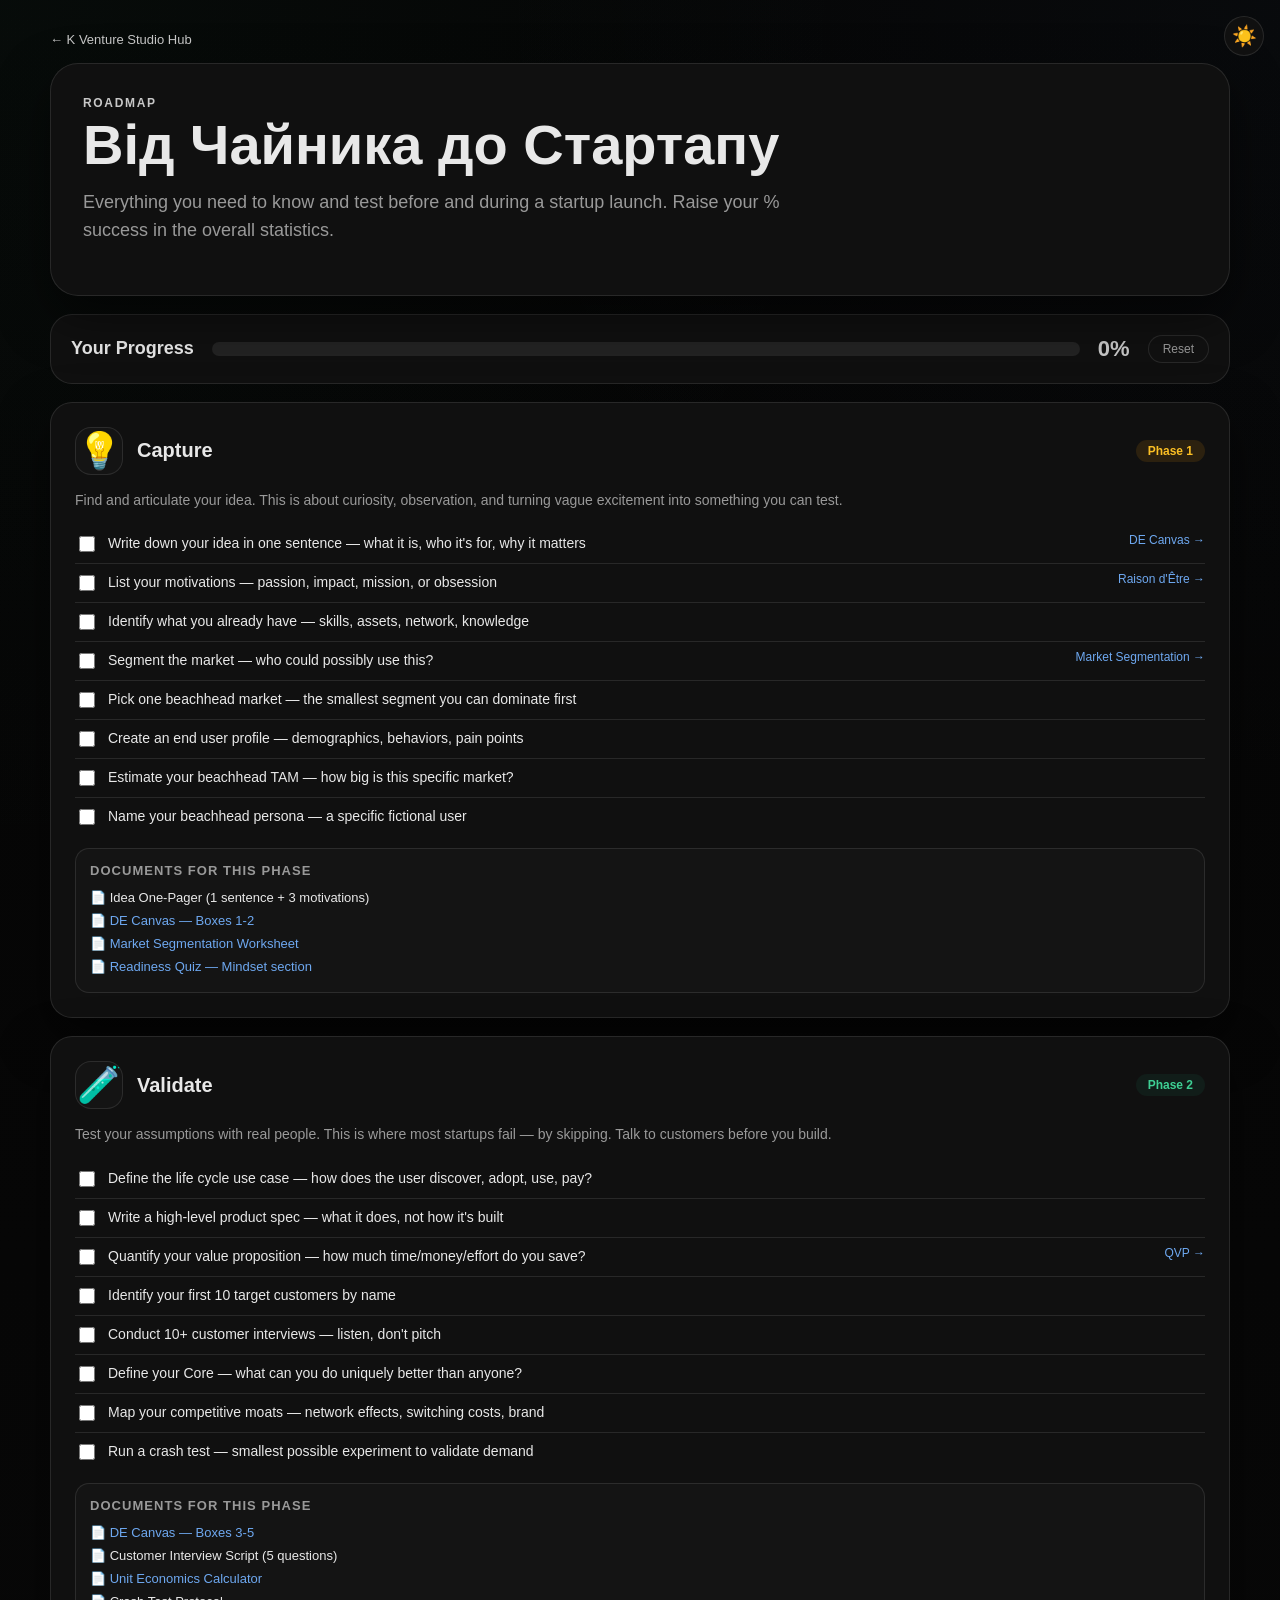
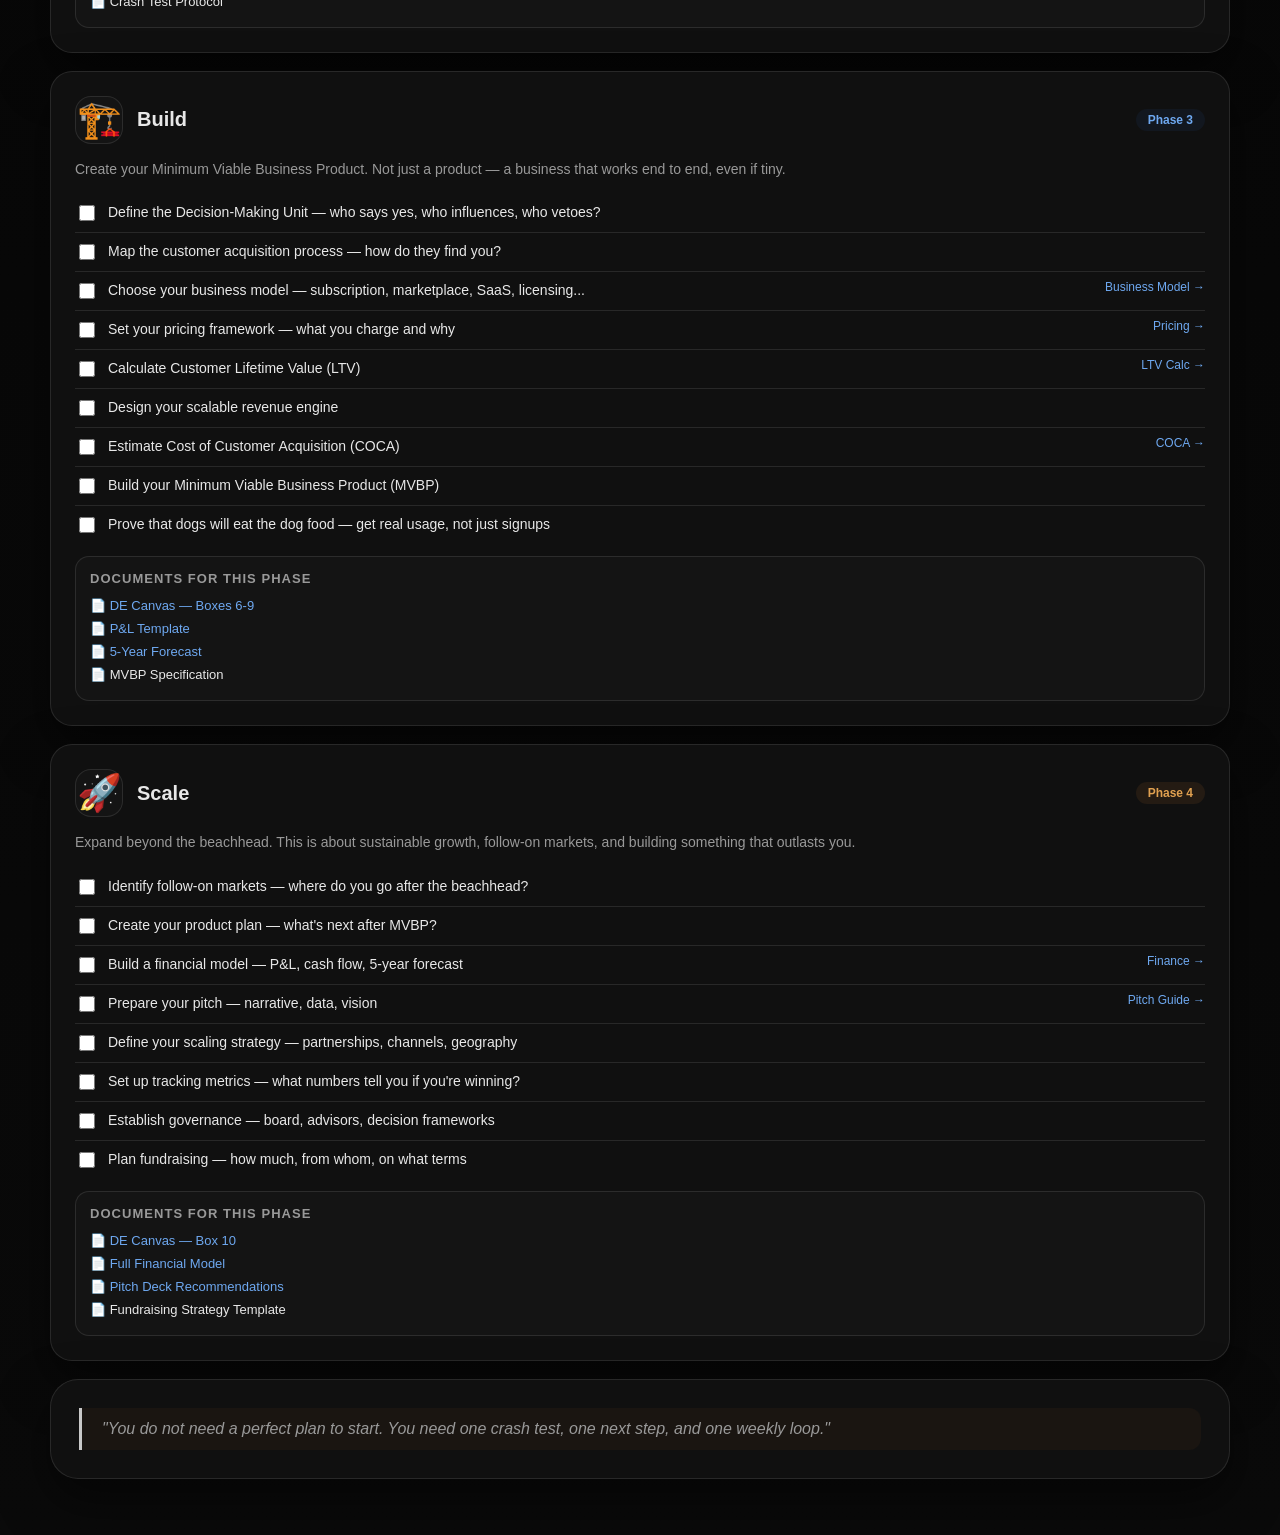
<file: roadmap.html>
<!doctype html>
<html lang="en">
<head>
  <meta charset="utf-8">
  <meta name="viewport" content="width=device-width, initial-scale=1">
  <title>Roadmap — K Venture Studio Hub</title>
  <link rel="stylesheet" href="./assets/css/venture-studio.css">
  <style>
    .breadcrumb{margin:0 0 16px;font-size:13px;color:var(--muted)}
    .breadcrumb a{color:var(--accent);text-decoration:none}
    .breadcrumb a:hover{text-decoration:underline}
    .phase-grid{display:grid;grid-template-columns:1fr;gap:18px;margin-top:18px}
    .phase{background:var(--panel);backdrop-filter:blur(10px);border:1px solid var(--line);border-radius:22px;padding:24px;box-shadow:var(--shadow)}
    .phase-header{display:flex;align-items:center;gap:14px;margin-bottom:14px}
    .phase-icon{font-size:36px;width:48px;height:48px;display:flex;align-items:center;justify-content:center;border-radius:16px;background:var(--card-bg);border:1px solid var(--line)}
    .phase-header h3{margin:0;font-size:20px}
    .phase-header .phase-tag{margin-left:auto;font-size:12px;font-weight:700;padding:4px 12px;border-radius:999px}
    .tag-capture{background:rgba(245,158,11,.12);color:#d97706}
    .tag-validate{background:rgba(30,122,94,.12);color:var(--science)}
    .tag-build{background:rgba(36,79,143,.12);color:var(--technology)}
    .tag-scale{background:rgba(181,107,45,.12);color:var(--entrepreneurship)}
    [data-theme="dark"] .tag-capture{color:#fbbf24}
    [data-theme="dark"] .tag-validate{color:#3ecf94}
    [data-theme="dark"] .tag-build{color:#6ea8f0}
    [data-theme="dark"] .tag-scale{color:#e0a050}
    .phase-desc{color:var(--muted);font-size:14px;line-height:1.6;margin:0 0 14px}
    .step-list{list-style:none;padding:0;margin:0}
    .step-item{display:flex;align-items:flex-start;gap:10px;padding:8px 0;border-bottom:1px solid var(--line);font-size:14px}
    .step-item:last-child{border-bottom:none}
    .step-item input[type="checkbox"]{margin-top:3px;accent-color:var(--accent);width:16px;height:16px;flex-shrink:0}
    .step-item.done .step-text{text-decoration:line-through;color:var(--muted)}
    .step-text{flex:1;line-height:1.5}
    .step-link{font-size:12px;color:var(--technology);text-decoration:none;white-space:nowrap}
    .step-link:hover{text-decoration:underline}
    .docs-box{margin-top:12px;background:var(--card-bg);border:1px solid var(--line);border-radius:14px;padding:14px}
    .docs-box h4{margin:0 0 8px;font-size:13px;color:var(--muted);text-transform:uppercase;letter-spacing:.08em}
    .docs-box ul{list-style:none;padding:0;margin:0}
    .docs-box li{padding:4px 0;font-size:13px;color:var(--ink)}
    .docs-box li::before{content:"📄 ";color:var(--muted)}
    .docs-box li a{color:var(--technology);text-decoration:none}
    .docs-box li a:hover{text-decoration:underline}
    .progress-summary{background:var(--panel);border:1px solid var(--line);border-radius:22px;padding:20px;margin-top:18px;display:flex;align-items:center;gap:18px;flex-wrap:wrap}
    .progress-summary h3{margin:0;font-size:18px}
    .progress-bar-big{flex:1;min-width:200px;height:14px;background:rgba(19,33,28,.08);border-radius:999px;overflow:hidden}
    .progress-bar-big .fill{height:100%;background:var(--accent);border-radius:999px;transition:width .4s}
    [data-theme="dark"] .progress-bar-big{background:rgba(255,255,255,.08)}
    .progress-pct{font-size:22px;font-weight:700;color:var(--accent)}
    .reset-btn{border:1px solid var(--line);background:var(--input-bg);color:var(--muted);padding:6px 14px;border-radius:999px;font-size:12px;cursor:pointer;transition:all .15s}
    .reset-btn:hover{background:var(--ink);color:#fff}
    @media(max-width:768px){.phase-grid{gap:14px}.phase{padding:18px}.progress-summary{flex-direction:column;align-items:flex-start}}
  </style>
</head>
<body>
  <button class="theme-toggle" id="themeToggle" aria-label="Toggle theme">🌙</button>
  <script>const t=localStorage.getItem("theme")||"dark";document.documentElement.setAttribute("data-theme",t);document.getElementById("themeToggle").textContent=t==="dark"?"☀️":"🌙";</script>
  <main class="page">
    <div class="breadcrumb"><a href="./">← K Venture Studio Hub</a></div>
    <section class="hero">
      <p class="eyebrow">Roadmap</p>
      <h1>Від Чайника до Стартапу</h1>
      <p class="lede">Everything you need to know and test before and during a startup launch. Raise your % success in the overall statistics.</p>
    </section>

    <div class="progress-summary">
      <h3>Your Progress</h3>
      <div class="progress-bar-big"><div class="fill" id="progressFill" style="width:0%"></div></div>
      <span class="progress-pct" id="progressPct">0%</span>
      <button class="reset-btn" id="resetBtn">Reset</button>
    </div>

    <div class="phase-grid">

      <!-- PHASE 1: CAPTURE -->
      <div class="phase" id="phase-capture">
        <div class="phase-header">
          <div class="phase-icon">💡</div>
          <h3>Capture</h3>
          <span class="phase-tag tag-capture">Phase 1</span>
        </div>
        <p class="phase-desc">Find and articulate your idea. This is about curiosity, observation, and turning vague excitement into something you can test.</p>
        <ul class="step-list" data-phase="capture">
          <li class="step-item"><input type="checkbox" data-step="c1"><span class="step-text">Write down your idea in one sentence — what it is, who it's for, why it matters</span><a href="./canvas.html" class="step-link">DE Canvas →</a></li>
          <li class="step-item"><input type="checkbox" data-step="c2"><span class="step-text">List your motivations — passion, impact, mission, or obsession</span><a href="./canvas.html" class="step-link">Raison d'Être →</a></li>
          <li class="step-item"><input type="checkbox" data-step="c3"><span class="step-text">Identify what you already have — skills, assets, network, knowledge</span></li>
          <li class="step-item"><input type="checkbox" data-step="c4"><span class="step-text">Segment the market — who could possibly use this?</span><a href="./canvas.html" class="step-link">Market Segmentation →</a></li>
          <li class="step-item"><input type="checkbox" data-step="c5"><span class="step-text">Pick one beachhead market — the smallest segment you can dominate first</span></li>
          <li class="step-item"><input type="checkbox" data-step="c6"><span class="step-text">Create an end user profile — demographics, behaviors, pain points</span></li>
          <li class="step-item"><input type="checkbox" data-step="c7"><span class="step-text">Estimate your beachhead TAM — how big is this specific market?</span></li>
          <li class="step-item"><input type="checkbox" data-step="c8"><span class="step-text">Name your beachhead persona — a specific fictional user</span></li>
        </ul>
        <div class="docs-box">
          <h4>Documents for this phase</h4>
          <ul>
            <li>Idea One-Pager (1 sentence + 3 motivations)</li>
            <li><a href="./canvas.html">DE Canvas — Boxes 1-2</a></li>
            <li><a href="./templates.html">Market Segmentation Worksheet</a></li>
            <li><a href="./quiz.html">Readiness Quiz — Mindset section</a></li>
          </ul>
        </div>
      </div>

      <!-- PHASE 2: VALIDATE -->
      <div class="phase" id="phase-validate">
        <div class="phase-header">
          <div class="phase-icon">🧪</div>
          <h3>Validate</h3>
          <span class="phase-tag tag-validate">Phase 2</span>
        </div>
        <p class="phase-desc">Test your assumptions with real people. This is where most startups fail — by skipping. Talk to customers before you build.</p>
        <ul class="step-list" data-phase="validate">
          <li class="step-item"><input type="checkbox" data-step="v1"><span class="step-text">Define the life cycle use case — how does the user discover, adopt, use, pay?</span></li>
          <li class="step-item"><input type="checkbox" data-step="v2"><span class="step-text">Write a high-level product spec — what it does, not how it's built</span></li>
          <li class="step-item"><input type="checkbox" data-step="v3"><span class="step-text">Quantify your value proposition — how much time/money/effort do you save?</span><a href="./canvas.html" class="step-link">QVP →</a></li>
          <li class="step-item"><input type="checkbox" data-step="v4"><span class="step-text">Identify your first 10 target customers by name</span></li>
          <li class="step-item"><input type="checkbox" data-step="v5"><span class="step-text">Conduct 10+ customer interviews — listen, don't pitch</span></li>
          <li class="step-item"><input type="checkbox" data-step="v6"><span class="step-text">Define your Core — what can you do uniquely better than anyone?</span></li>
          <li class="step-item"><input type="checkbox" data-step="v7"><span class="step-text">Map your competitive moats — network effects, switching costs, brand</span></li>
          <li class="step-item"><input type="checkbox" data-step="v8"><span class="step-text">Run a crash test — smallest possible experiment to validate demand</span></li>
        </ul>
        <div class="docs-box">
          <h4>Documents for this phase</h4>
          <ul>
            <li><a href="./canvas.html">DE Canvas — Boxes 3-5</a></li>
            <li>Customer Interview Script (5 questions)</li>
            <li><a href="./finance.html">Unit Economics Calculator</a></li>
            <li>Crash Test Protocol</li>
          </ul>
        </div>
      </div>

      <!-- PHASE 3: BUILD -->
      <div class="phase" id="phase-build">
        <div class="phase-header">
          <div class="phase-icon">🏗️</div>
          <h3>Build</h3>
          <span class="phase-tag tag-build">Phase 3</span>
        </div>
        <p class="phase-desc">Create your Minimum Viable Business Product. Not just a product — a business that works end to end, even if tiny.</p>
        <ul class="step-list" data-phase="build">
          <li class="step-item"><input type="checkbox" data-step="b1"><span class="step-text">Define the Decision-Making Unit — who says yes, who influences, who vetoes?</span></li>
          <li class="step-item"><input type="checkbox" data-step="b2"><span class="step-text">Map the customer acquisition process — how do they find you?</span></li>
          <li class="step-item"><input type="checkbox" data-step="b3"><span class="step-text">Choose your business model — subscription, marketplace, SaaS, licensing...</span><a href="./canvas.html" class="step-link">Business Model →</a></li>
          <li class="step-item"><input type="checkbox" data-step="b4"><span class="step-text">Set your pricing framework — what you charge and why</span><a href="./finance.html" class="step-link">Pricing →</a></li>
          <li class="step-item"><input type="checkbox" data-step="b5"><span class="step-text">Calculate Customer Lifetime Value (LTV)</span><a href="./finance.html" class="step-link">LTV Calc →</a></li>
          <li class="step-item"><input type="checkbox" data-step="b6"><span class="step-text">Design your scalable revenue engine</span></li>
          <li class="step-item"><input type="checkbox" data-step="b7"><span class="step-text">Estimate Cost of Customer Acquisition (COCA)</span><a href="./finance.html" class="step-link">COCA →</a></li>
          <li class="step-item"><input type="checkbox" data-step="b8"><span class="step-text">Build your Minimum Viable Business Product (MVBP)</span></li>
          <li class="step-item"><input type="checkbox" data-step="b9"><span class="step-text">Prove that dogs will eat the dog food — get real usage, not just signups</span></li>
        </ul>
        <div class="docs-box">
          <h4>Documents for this phase</h4>
          <ul>
            <li><a href="./canvas.html">DE Canvas — Boxes 6-9</a></li>
            <li><a href="./finance.html">P&L Template</a></li>
            <li><a href="./finance.html">5-Year Forecast</a></li>
            <li>MVBP Specification</li>
          </ul>
        </div>
      </div>

      <!-- PHASE 4: SCALE -->
      <div class="phase" id="phase-scale">
        <div class="phase-header">
          <div class="phase-icon">🚀</div>
          <h3>Scale</h3>
          <span class="phase-tag tag-scale">Phase 4</span>
        </div>
        <p class="phase-desc">Expand beyond the beachhead. This is about sustainable growth, follow-on markets, and building something that outlasts you.</p>
        <ul class="step-list" data-phase="scale">
          <li class="step-item"><input type="checkbox" data-step="s1"><span class="step-text">Identify follow-on markets — where do you go after the beachhead?</span></li>
          <li class="step-item"><input type="checkbox" data-step="s2"><span class="step-text">Create your product plan — what's next after MVBP?</span></li>
          <li class="step-item"><input type="checkbox" data-step="s3"><span class="step-text">Build a financial model — P&L, cash flow, 5-year forecast</span><a href="./finance.html" class="step-link">Finance →</a></li>
          <li class="step-item"><input type="checkbox" data-step="s4"><span class="step-text">Prepare your pitch — narrative, data, vision</span><a href="./templates.html" class="step-link">Pitch Guide →</a></li>
          <li class="step-item"><input type="checkbox" data-step="s5"><span class="step-text">Define your scaling strategy — partnerships, channels, geography</span></li>
          <li class="step-item"><input type="checkbox" data-step="s6"><span class="step-text">Set up tracking metrics — what numbers tell you if you're winning?</span></li>
          <li class="step-item"><input type="checkbox" data-step="s7"><span class="step-text">Establish governance — board, advisors, decision frameworks</span></li>
          <li class="step-item"><input type="checkbox" data-step="s8"><span class="step-text">Plan fundraising — how much, from whom, on what terms</span></li>
        </ul>
        <div class="docs-box">
          <h4>Documents for this phase</h4>
          <ul>
            <li><a href="./canvas.html">DE Canvas — Box 10</a></li>
            <li><a href="./finance.html">Full Financial Model</a></li>
            <li><a href="./templates.html">Pitch Deck Recommendations</a></li>
            <li>Fundraising Strategy Template</li>
          </ul>
        </div>
      </div>

    </div>

    <section class="panel-section" style="margin-top:18px">
      <blockquote style="border-left:3px solid var(--accent);margin:0;padding:12px 20px;background:rgba(181,107,45,.06);border-radius:0 12px 12px 0;font-style:italic;color:var(--muted)">
        "You do not need a perfect plan to start. You need one crash test, one next step, and one weekly loop."
      </blockquote>
    </section>
  </main>

  <script>
  (function(){
    // Theme toggle
    document.getElementById("themeToggle").addEventListener("click",function(){
      const c=this.textContent==="🌙"?"dark":"light";
      document.documentElement.setAttribute("data-theme",c);
      localStorage.setItem("theme",c);
      this.textContent=c==="dark"?"☀️":"🌙";
    });

    // Roadmap progress
    const KEY="vs-roadmap";
    let saved=JSON.parse(localStorage.getItem(KEY)||"{}");

    function save(){localStorage.setItem(KEY,JSON.stringify(saved))}
    function updateUI(){
      document.querySelectorAll(".step-item input[type=checkbox]").forEach(cb=>{
        const k=cb.dataset.step;
        cb.checked=!!saved[k];
        cb.closest(".step-item").classList.toggle("done",!!saved[k]);
      });
      const total=document.querySelectorAll(".step-item input[type=checkbox]").length;
      const done=Object.keys(saved).filter(k=>saved[k]).length;
      const pct=total?Math.round(done/total*100):0;
      document.getElementById("progressFill").style.width=pct+"%";
      document.getElementById("progressPct").textContent=pct+"%";
    }

    document.querySelectorAll(".step-item input[type=checkbox]").forEach(cb=>{
      cb.addEventListener("change",function(){
        saved[this.dataset.step]=this.checked;
        save();updateUI();
      });
    });

    document.getElementById("resetBtn").addEventListener("click",function(){
      if(confirm("Reset all roadmap progress?")){
        saved={};save();updateUI();
      }
    });

    updateUI();
  })();
  </script>
</body>
</html>
</file>
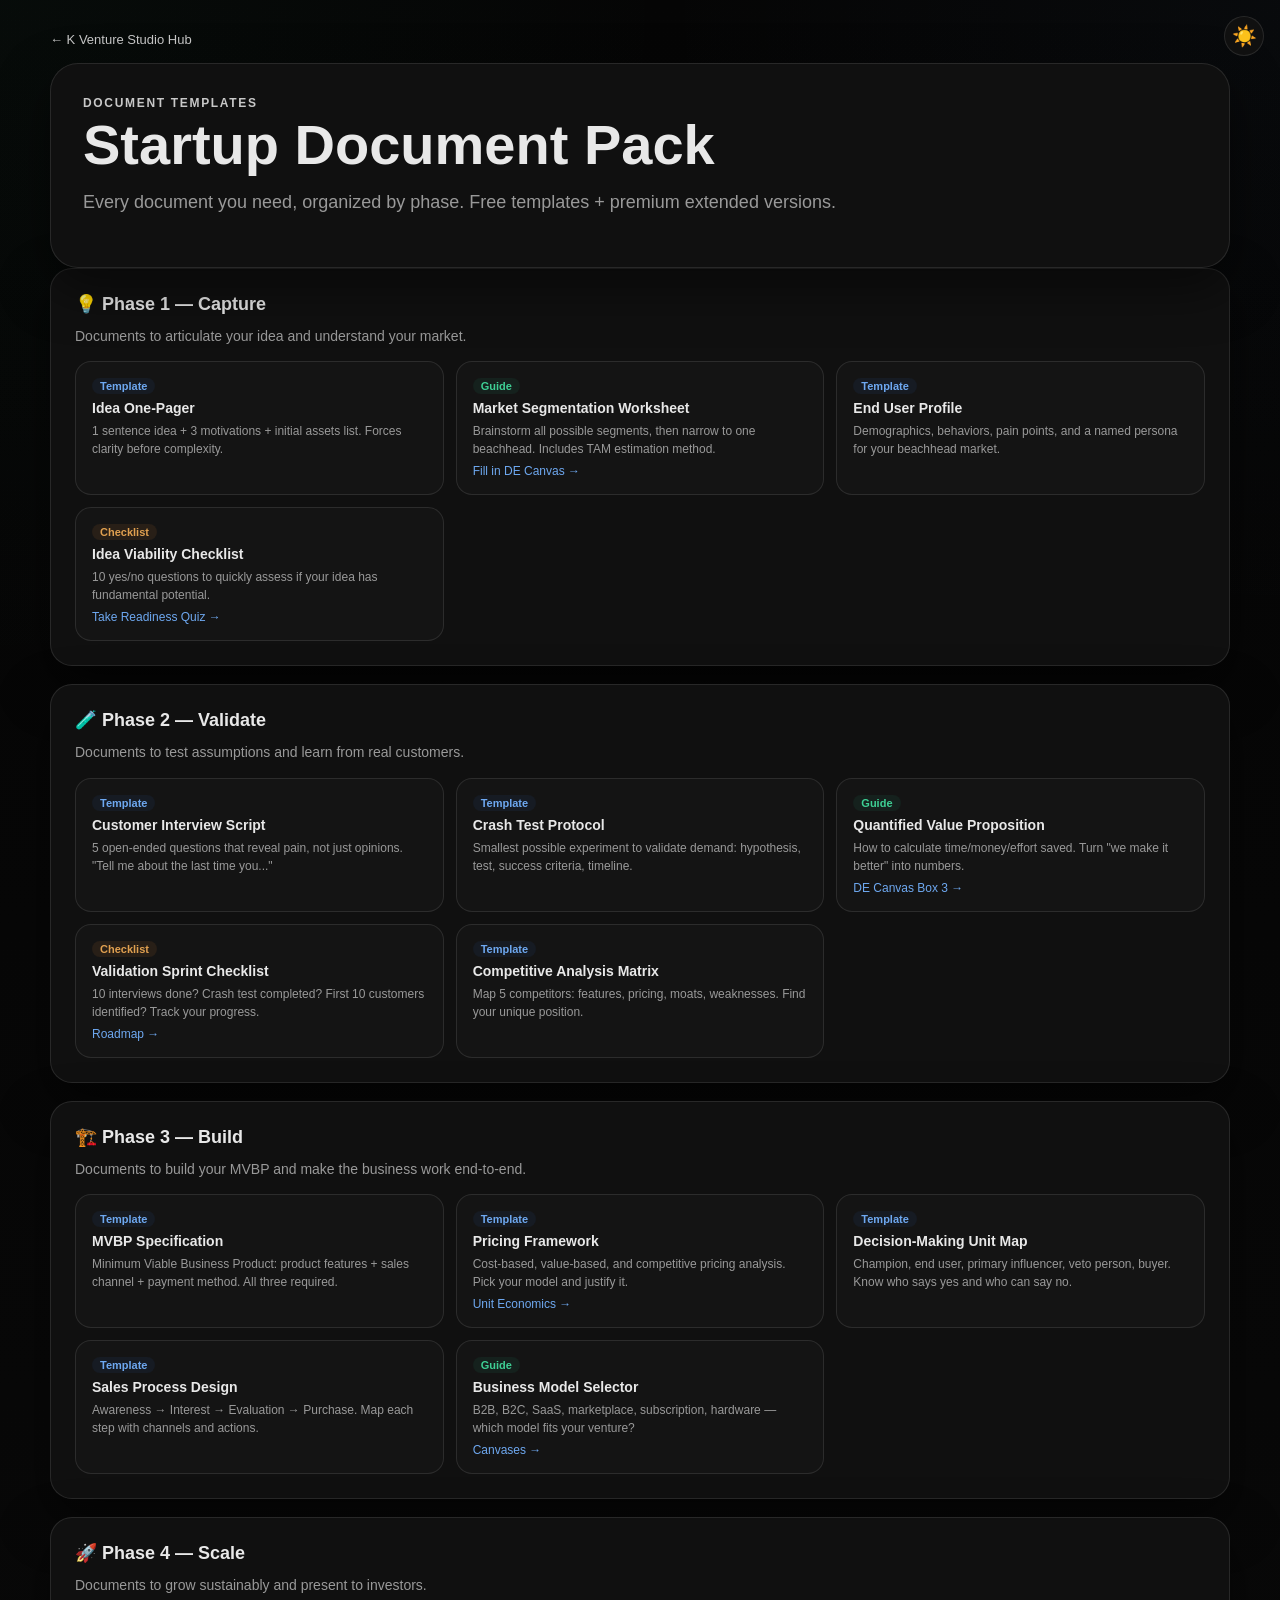
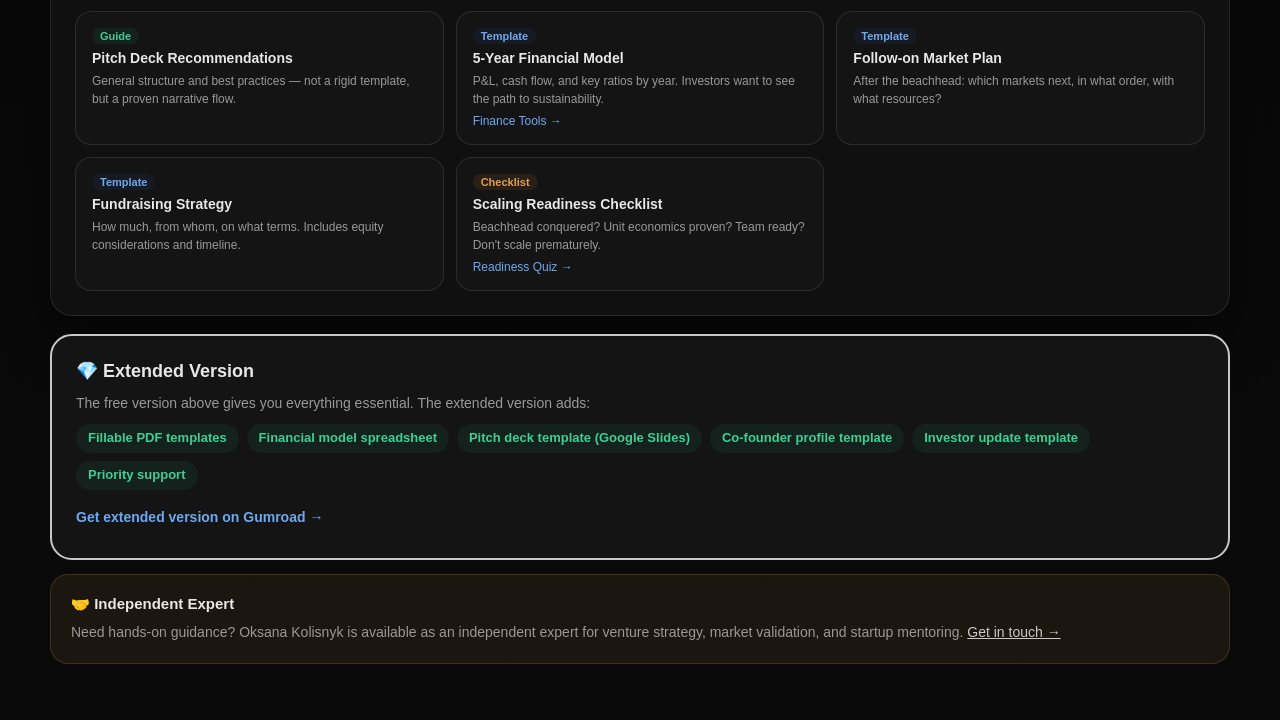
<file: templates.html>
<!doctype html>
<html lang="en">
<head>
  <meta charset="utf-8">
  <meta name="viewport" content="width=device-width, initial-scale=1">
  <title>Document Templates — K Venture Studio Hub</title>
  <link rel="stylesheet" href="./assets/css/venture-studio.css">
  <style>
    .breadcrumb{margin:0 0 16px;font-size:13px;color:var(--muted)}
    .breadcrumb a{color:var(--accent);text-decoration:none}
    .breadcrumb a:hover{text-decoration:underline}
    .phase-section{background:var(--panel);border:1px solid var(--line);border-radius:22px;padding:24px;margin-bottom:18px;box-shadow:var(--shadow)}
    .phase-section h3{margin:0 0 10px;font-size:18px;display:flex;align-items:center;gap:8px}
    .phase-section .phase-desc{color:var(--muted);font-size:14px;line-height:1.6;margin:0 0 14px}
    .doc-grid{display:grid;grid-template-columns:repeat(auto-fill,minmax(280px,1fr));gap:12px}
    .doc-card{background:var(--card-bg);border:1px solid var(--line);border-radius:16px;padding:16px;display:flex;flex-direction:column;gap:6px}
    .doc-card h4{margin:0;font-size:14px}
    .doc-card p{margin:0;color:var(--muted);font-size:12px;line-height:1.5}
    .doc-card .doc-type{font-size:11px;font-weight:700;padding:2px 8px;border-radius:999px;display:inline-block;width:fit-content}
    .type-template{background:rgba(36,79,143,.12);color:var(--technology)}
    .type-guide{background:rgba(30,122,94,.12);color:var(--science)}
    .type-checklist{background:rgba(181,107,45,.12);color:var(--entrepreneurship)}
    [data-theme="dark"] .type-template{color:#6ea8f0}
    [data-theme="dark"] .type-guide{color:#3ecf94}
    [data-theme="dark"] .type-checklist{color:#e0a050}
    .doc-card a{font-size:12px;color:var(--technology);text-decoration:none}
    .doc-card a:hover{text-decoration:underline}
    .monetize-box{background:var(--card-bg);border:2px solid var(--accent);border-radius:22px;padding:24px;margin-top:18px}
    .monetize-box h3{margin:0 0 10px;font-size:18px}
    .monetize-box p{color:var(--muted);font-size:14px;line-height:1.6;margin:6px 0}
    .monetize-box .price-tag{display:inline-block;font-size:13px;font-weight:700;padding:4px 12px;border-radius:999px;background:rgba(30,122,94,.12);color:var(--science);margin:4px 4px 4px 0}
    [data-theme="dark"] .monetize-box .price-tag{color:#3ecf94}
    .monetize-box a{color:var(--technology);text-decoration:none;font-weight:600}
    .monetize-box a:hover{text-decoration:underline}
    .expert-box{background:rgba(181,107,45,.06);border:1px solid rgba(181,107,45,.2);border-radius:18px;padding:20px;margin-top:14px}
    [data-theme="dark"] .expert-box{background:rgba(224,160,80,.08);border-color:rgba(224,160,80,.2)}
    .expert-box h4{margin:0 0 8px;font-size:15px}
    .expert-box p{margin:0;color:var(--muted);font-size:14px;line-height:1.6}
    @media(max-width:768px){.doc-grid{grid-template-columns:1fr}}
  </style>
</head>
<body>
  <button class="theme-toggle" id="themeToggle" aria-label="Toggle theme">🌙</button>
  <script>const t=localStorage.getItem("theme")||"dark";document.documentElement.setAttribute("data-theme",t);document.getElementById("themeToggle").textContent=t==="dark"?"☀️":"🌙";</script>
  <main class="page">
    <div class="breadcrumb"><a href="./">← K Venture Studio Hub</a></div>
    <section class="hero">
      <p class="eyebrow">Document Templates</p>
      <h1>Startup Document Pack</h1>
      <p class="lede">Every document you need, organized by phase. Free templates + premium extended versions.</p>
    </section>

    <!-- Phase 1 -->
    <div class="phase-section">
      <h3>💡 Phase 1 — Capture</h3>
      <p class="phase-desc">Documents to articulate your idea and understand your market.</p>
      <div class="doc-grid">
        <div class="doc-card">
          <span class="doc-type type-template">Template</span>
          <h4>Idea One-Pager</h4>
          <p>1 sentence idea + 3 motivations + initial assets list. Forces clarity before complexity.</p>
        </div>
        <div class="doc-card">
          <span class="doc-type type-guide">Guide</span>
          <h4>Market Segmentation Worksheet</h4>
          <p>Brainstorm all possible segments, then narrow to one beachhead. Includes TAM estimation method.</p>
          <a href="./canvas.html">Fill in DE Canvas →</a>
        </div>
        <div class="doc-card">
          <span class="doc-type type-template">Template</span>
          <h4>End User Profile</h4>
          <p>Demographics, behaviors, pain points, and a named persona for your beachhead market.</p>
        </div>
        <div class="doc-card">
          <span class="doc-type type-checklist">Checklist</span>
          <h4>Idea Viability Checklist</h4>
          <p>10 yes/no questions to quickly assess if your idea has fundamental potential.</p>
          <a href="./quiz.html">Take Readiness Quiz →</a>
        </div>
      </div>
    </div>

    <!-- Phase 2 -->
    <div class="phase-section">
      <h3>🧪 Phase 2 — Validate</h3>
      <p class="phase-desc">Documents to test assumptions and learn from real customers.</p>
      <div class="doc-grid">
        <div class="doc-card">
          <span class="doc-type type-template">Template</span>
          <h4>Customer Interview Script</h4>
          <p>5 open-ended questions that reveal pain, not just opinions. "Tell me about the last time you..."</p>
        </div>
        <div class="doc-card">
          <span class="doc-type type-template">Template</span>
          <h4>Crash Test Protocol</h4>
          <p>Smallest possible experiment to validate demand: hypothesis, test, success criteria, timeline.</p>
        </div>
        <div class="doc-card">
          <span class="doc-type type-guide">Guide</span>
          <h4>Quantified Value Proposition</h4>
          <p>How to calculate time/money/effort saved. Turn "we make it better" into numbers.</p>
          <a href="./canvas.html">DE Canvas Box 3 →</a>
        </div>
        <div class="doc-card">
          <span class="doc-type type-checklist">Checklist</span>
          <h4>Validation Sprint Checklist</h4>
          <p>10 interviews done? Crash test completed? First 10 customers identified? Track your progress.</p>
          <a href="./roadmap.html">Roadmap →</a>
        </div>
        <div class="doc-card">
          <span class="doc-type type-template">Template</span>
          <h4>Competitive Analysis Matrix</h4>
          <p>Map 5 competitors: features, pricing, moats, weaknesses. Find your unique position.</p>
        </div>
      </div>
    </div>

    <!-- Phase 3 -->
    <div class="phase-section">
      <h3>🏗️ Phase 3 — Build</h3>
      <p class="phase-desc">Documents to build your MVBP and make the business work end-to-end.</p>
      <div class="doc-grid">
        <div class="doc-card">
          <span class="doc-type type-template">Template</span>
          <h4>MVBP Specification</h4>
          <p>Minimum Viable Business Product: product features + sales channel + payment method. All three required.</p>
        </div>
        <div class="doc-card">
          <span class="doc-type type-template">Template</span>
          <h4>Pricing Framework</h4>
          <p>Cost-based, value-based, and competitive pricing analysis. Pick your model and justify it.</p>
          <a href="./finance.html">Unit Economics →</a>
        </div>
        <div class="doc-card">
          <span class="doc-type type-template">Template</span>
          <h4>Decision-Making Unit Map</h4>
          <p>Champion, end user, primary influencer, veto person, buyer. Know who says yes and who can say no.</p>
        </div>
        <div class="doc-card">
          <span class="doc-type type-template">Template</span>
          <h4>Sales Process Design</h4>
          <p>Awareness → Interest → Evaluation → Purchase. Map each step with channels and actions.</p>
        </div>
        <div class="doc-card">
          <span class="doc-type type-guide">Guide</span>
          <h4>Business Model Selector</h4>
          <p>B2B, B2C, SaaS, marketplace, subscription, hardware — which model fits your venture?</p>
          <a href="./canvas.html">Canvases →</a>
        </div>
      </div>
    </div>

    <!-- Phase 4 -->
    <div class="phase-section">
      <h3>🚀 Phase 4 — Scale</h3>
      <p class="phase-desc">Documents to grow sustainably and present to investors.</p>
      <div class="doc-grid">
        <div class="doc-card">
          <span class="doc-type type-guide">Guide</span>
          <h4>Pitch Deck Recommendations</h4>
          <p>General structure and best practices — not a rigid template, but a proven narrative flow.</p>
        </div>
        <div class="doc-card">
          <span class="doc-type type-template">Template</span>
          <h4>5-Year Financial Model</h4>
          <p>P&L, cash flow, and key ratios by year. Investors want to see the path to sustainability.</p>
          <a href="./finance.html">Finance Tools →</a>
        </div>
        <div class="doc-card">
          <span class="doc-type type-template">Template</span>
          <h4>Follow-on Market Plan</h4>
          <p>After the beachhead: which markets next, in what order, with what resources?</p>
        </div>
        <div class="doc-card">
          <span class="doc-type type-template">Template</span>
          <h4>Fundraising Strategy</h4>
          <p>How much, from whom, on what terms. Includes equity considerations and timeline.</p>
        </div>
        <div class="doc-card">
          <span class="doc-type type-checklist">Checklist</span>
          <h4>Scaling Readiness Checklist</h4>
          <p>Beachhead conquered? Unit economics proven? Team ready? Don't scale prematurely.</p>
          <a href="./quiz.html">Readiness Quiz →</a>
        </div>
      </div>
    </div>

    <!-- Monetization -->
    <div class="monetize-box">
      <h3>💎 Extended Version</h3>
      <p>The free version above gives you everything essential. The extended version adds:</p>
      <p>
        <span class="price-tag">Fillable PDF templates</span>
        <span class="price-tag">Financial model spreadsheet</span>
        <span class="price-tag">Pitch deck template (Google Slides)</span>
        <span class="price-tag">Co-founder profile template</span>
        <span class="price-tag">Investor update template</span>
        <span class="price-tag">Priority support</span>
      </p>
      <p style="margin-top:12px"><a href="https://praxeonedu.gumroad.com" target="_blank" rel="noreferrer">Get extended version on Gumroad →</a></p>
    </div>

    <div class="expert-box">
      <h4>🤝 Independent Expert</h4>
      <p>Need hands-on guidance? Oksana Kolisnyk is available as an independent expert for venture strategy, market validation, and startup mentoring. <a href="mailto:kolisnyk.o@kse.org.ua" style="color:var(--accent)">Get in touch →</a></p>
    </div>
  </main>

  <script>
  document.getElementById("themeToggle").addEventListener("click",function(){
    const c=this.textContent==="🌙"?"dark":"light";
    document.documentElement.setAttribute("data-theme",c);
    localStorage.setItem("theme",c);
    this.textContent=c==="dark"?"☀️":"🌙";
  });
  </script>
</body>
</html>
</file>
<file: assets/css/venture-studio.css>
/* K Venture Studio Hub — warm amber/brown palette (default) */
:root{
  --bg:#f5f1e8;
  --panel:rgba(255,252,246,.88);
  --ink:#1a1207;
  --muted:#6b5c3e;
  --line:rgba(26,18,7,.12);
  --accent:#b56b2d;
  --accent-2:#1e7a5e;
  --science:#1e7a5e;
  --entrepreneurship:#b56b2d;
  --technology:#244f8f;
  --shadow:0 20px 50px rgba(26,18,7,.08);
  --card-bg:#fffdfa;
  --input-bg:#fff;
}
/* Dark theme — black */
[data-theme="dark"]{
  --bg:#0a0a0a;
  --panel:rgba(18,18,18,.92);
  --ink:#e8e8e8;
  --muted:#999;
  --line:rgba(255,255,255,.1);
  --accent:#c8c8c8;
  --accent-2:#3ecf94;
  --science:#3ecf94;
  --entrepreneurship:#e0a050;
  --technology:#6ea8f0;
  --shadow:0 20px 50px rgba(0,0,0,.5);
  --card-bg:#141414;
  --input-bg:#111;
}
*{box-sizing:border-box}
body{
  margin:0;
  color:var(--ink);
  background:
    radial-gradient(circle at top left,rgba(30,122,94,.14),transparent 26%),
    radial-gradient(circle at top right,rgba(181,107,45,.14),transparent 24%),
    linear-gradient(180deg,color-mix(in srgb,var(--bg) 0%,#faf7f1) 0%,var(--bg) 100%);
  font-family:"Segoe UI","Inter",sans-serif;
  transition:background .3s,color .3s;
}
[data-theme="dark"] body{
  background:
    radial-gradient(circle at top left,rgba(62,207,148,.03),transparent 26%),
    radial-gradient(circle at top right,rgba(110,168,240,.03),transparent 24%),
    linear-gradient(180deg,#050505 0%,var(--bg) 100%);
}
.page{width:min(1180px,calc(100vw - 32px));margin:0 auto;padding:32px 0 56px}
.hero,.panel-section{background:var(--panel);backdrop-filter:blur(10px);border:1px solid var(--line);border-radius:28px;box-shadow:var(--shadow)}
.hero{padding:32px}
.panel-section{padding:28px;margin-top:18px}
.panel-section h2{margin:0 0 14px;font-size:22px}
.eyebrow{margin:0 0 8px;text-transform:uppercase;letter-spacing:.14em;font-size:12px;color:var(--accent);font-weight:700}
.hero h1{margin:0;font-size:clamp(34px,5vw,56px);line-height:.95}
.lede{max-width:760px;color:var(--muted);font-size:18px;line-height:1.55}
.hero-links{display:flex;gap:12px;flex-wrap:wrap;margin-top:24px}
.hero-links a,.link-pill{text-decoration:none;border:1px solid var(--line);color:var(--ink);background:var(--input-bg);padding:10px 14px;border-radius:999px;font-weight:600;font-size:14px;transition:all .15s}
.hero-links a:hover,.link-pill:hover{background:var(--ink);color:#fff}
.breadcrumb{margin:0 0 16px;font-size:13px;color:var(--muted)}
.breadcrumb a{color:var(--accent);text-decoration:none}
.breadcrumb a:hover{text-decoration:underline}
.md-content{background:var(--panel);backdrop-filter:blur(10px);border:1px solid var(--line);border-radius:28px;box-shadow:var(--shadow);padding:36px 40px;max-width:860px}
.md-content h1{font-size:clamp(1.8rem,4vw,2.6rem);margin:0 0 16px;border-bottom:2px solid var(--line);padding-bottom:12px}
.md-content h2{font-size:1.5rem;margin:32px 0 12px;color:var(--ink)}
.md-content h3{font-size:1.15rem;margin:24px 0 8px;color:var(--muted)}
.md-content p{line-height:1.7;margin:0 0 12px}
.md-content ul,.md-content ol{padding-left:24px;margin:0 0 12px}
.md-content li{line-height:1.6;margin:4px 0}
.md-content blockquote{border-left:3px solid var(--accent);margin:16px 0;padding:8px 16px;background:rgba(30,122,94,.06);border-radius:0 12px 12px 0;font-style:italic;color:var(--muted)}
.md-content code{background:rgba(19,33,28,.08);padding:2px 6px;border-radius:4px;font-size:.88em;font-family:"Cascadia Code",Fira Code,monospace}
.md-content pre{background:rgba(19,33,28,.06);border:1px solid var(--line);border-radius:12px;padding:16px;overflow-x:auto;margin:12px 0}
.md-content pre code{background:none;padding:0;font-size:.82em;line-height:1.5}
.md-content table{width:100%;border-collapse:collapse;margin:12px 0;font-size:.88em}
.md-content th,.md-content td{border:1px solid var(--line);padding:8px 12px;text-align:left}
.md-content th{background:rgba(19,33,28,.05);font-weight:600}
.md-content tr:hover{background:rgba(19,33,28,.03)}
.md-content hr{border:none;border-top:1px solid var(--line);margin:24px 0}
.md-content details{border:1px solid var(--line);border-radius:12px;padding:12px 16px;margin:12px 0;background:rgba(255,255,255,.6)}
.md-content summary{cursor:pointer;font-weight:600;color:var(--muted);user-select:none}
.md-content details[open] summary{margin-bottom:8px;padding-bottom:8px;border-bottom:1px solid var(--line)}
.md-content a{color:var(--technology);text-decoration:none}
.md-content a:hover{text-decoration:underline}
.md-content.sphere-S blockquote{border-left-color:var(--science);background:rgba(30,122,94,.06)}
.md-content.sphere-E blockquote{border-left-color:var(--entrepreneurship);background:rgba(181,107,45,.06)}
.md-content.sphere-T blockquote{border-left-color:var(--technology);background:rgba(36,79,143,.06)}
.quest-layout{display:grid;grid-template-columns:240px 1fr;gap:24px}
.quest-nav{background:var(--panel);backdrop-filter:blur(10px);border:1px solid var(--line);border-radius:28px;box-shadow:var(--shadow);padding:20px 16px;position:sticky;top:24px;max-height:calc(100vh - 48px);overflow-y:auto}
.quest-nav h2{font-size:1rem;margin:0 0 12px}
.quest-nav h3{font-size:.82rem;margin:10px 0 4px}
.quest-nav a{display:block;color:var(--muted);font-size:.78rem;padding:3px 0 3px 12px;text-decoration:none;border-left:2px solid transparent;transition:all .15s}
.quest-nav a:hover,.quest-nav a.active{color:var(--ink);border-left-color:var(--technology)}
.quest-nav .nav-S a:hover,.quest-nav .nav-S a.active{border-left-color:var(--science)}
.quest-nav .nav-E a:hover,.quest-nav .nav-E a.active{border-left-color:var(--entrepreneurship)}
.quest-nav .nav-T a:hover,.quest-nav .nav-T a.active{border-left-color:var(--technology)}
.back-link{display:inline-block;color:var(--muted);font-size:.8rem;margin-bottom:12px;text-decoration:none}
.back-link:hover{color:var(--ink)}
.stats-row{display:grid;grid-template-columns:repeat(auto-fit,minmax(140px,1fr));gap:12px;margin:18px 0}
.stat-card{background:var(--panel);border:1px solid var(--line);border-radius:22px;padding:18px;box-shadow:var(--shadow)}
.stat-card.science{border-color:rgba(30,122,94,.2)}
.stat-card.entrepreneurship{border-color:rgba(181,107,45,.2)}
.stat-card.technology{border-color:rgba(36,79,143,.2)}
.stat-value{font-size:30px;font-weight:700}
.stat-label{margin-top:6px;color:var(--muted);font-size:14px}
/* Direction cards */
.direction-card{background:var(--card-bg);border:1px solid var(--line);border-radius:22px;padding:18px;display:flex;flex-direction:column;gap:10px}
.direction-card.active{border-color:var(--accent);box-shadow:0 0 0 2px rgba(30,122,94,.15)}
.direction-topline{display:flex;gap:8px;flex-wrap:wrap;align-items:center}
.chip{border-radius:999px;padding:4px 10px;font-size:12px;font-weight:700}
.chip-s{background:rgba(30,122,94,.12);color:var(--science)}
.chip-e{background:rgba(181,107,45,.14);color:var(--entrepreneurship)}
.chip-t{background:rgba(36,79,143,.12);color:var(--technology)}
.chip-bridge{background:rgba(101,63,153,.1);color:#653f99}
.chip.subtle{background:var(--line);color:var(--muted)}
.direction-card h3{margin:0;font-size:18px}
.direction-card p{margin:0;color:var(--muted);font-size:14px;line-height:1.5}
.card-meta{font-size:13px;color:var(--muted)}
.card-meta a{color:var(--technology);text-decoration:none}
.card-meta a:hover{text-decoration:underline}
.direction-card details{border:1px solid var(--line);border-radius:12px;padding:8px 12px;font-size:13px;background:var(--card-bg)}
.direction-card summary{cursor:pointer;font-weight:600;color:var(--muted);font-size:13px;user-select:none}
.direction-card details[open] summary{margin-bottom:4px;padding-bottom:4px;border-bottom:1px solid var(--line)}
.direction-card ul{margin:4px 0 0;padding-left:18px;color:var(--ink);font-size:13px}
.direction-card li{margin:2px 0;line-height:1.4}
.direction-card li a{color:var(--technology);text-decoration:none}
.direction-card li a:hover{text-decoration:underline}
.resource-list{list-style:none;padding:0!important;margin:4px 0 0!important}
.resource-list li{padding:3px 0}
.resource-list li::before{content:"→ ";color:var(--accent)}
.card-actions{display:flex;gap:8px;flex-wrap:wrap;margin-top:auto;padding-top:8px}
.card-actions button,.card-actions a{text-decoration:none;border:1px solid var(--line);color:var(--ink);background:var(--input-bg);padding:8px 14px;border-radius:999px;font-weight:600;font-size:13px;cursor:pointer;transition:all .15s}
.card-actions button:hover,.card-actions a:hover{background:var(--ink);color:#fff}

/* Mission Lab */
.mission-header{display:flex;justify-content:space-between;align-items:flex-start;gap:16px;margin-bottom:16px;flex-wrap:wrap}
.mission-header .eyebrow{margin:0 0 4px}
.mission-header h3{margin:0;font-size:20px}
.mission-header p{margin:4px 0 0;color:var(--muted);font-size:14px}
.mission-progress{min-width:140px;text-align:right}
.progress-bar{height:8px;background:rgba(19,33,28,.08);border-radius:999px;overflow:hidden}
.progress-fill{height:100%;background:var(--accent);border-radius:999px;transition:width .3s}
.progress-copy{margin:4px 0 0;font-size:13px;color:var(--muted)}
.mission-grid{display:grid;grid-template-columns:1fr 1fr;gap:14px}
.mission-section{background:var(--card-bg);border:1px solid var(--line);border-radius:16px;padding:14px}
.mission-section.full-span{grid-column:1/-1}
.mission-section h3{margin:0 0 8px;font-size:15px}
.pill-row{display:flex;gap:6px;flex-wrap:wrap}
.pill-button{border:1px solid var(--line);background:var(--input-bg);color:var(--ink);padding:6px 12px;border-radius:999px;font-size:13px;cursor:pointer;transition:all .15s}
.pill-button.active{background:var(--ink);color:#fff;border-color:var(--ink)}
.pill-button:hover{border-color:var(--accent)}
.checklist{display:flex;flex-direction:column;gap:6px}
.check-item{display:flex;gap:8px;align-items:flex-start;font-size:14px;cursor:pointer}
.check-item input[type="checkbox"]{margin-top:3px;accent-color:var(--accent)}
.check-copy{color:var(--ink);line-height:1.4}
.twist-card{background:rgba(30,122,94,.06);border:1px solid rgba(30,122,94,.15);border-radius:12px;padding:12px;font-style:italic;color:var(--muted);font-size:14px;line-height:1.5}
[data-theme="dark"] .twist-card{background:rgba(62,207,148,.08);border-color:rgba(62,207,148,.2)}
.mission-notes{width:100%;min-height:80px;border:1px solid var(--line);border-radius:12px;padding:10px;font-size:14px;font-family:inherit;background:var(--input-bg);color:var(--ink);resize:vertical}
.mission-notes:focus{outline:none;border-color:var(--accent)}
.mission-actions{display:flex;gap:8px;flex-wrap:wrap;margin-top:14px}
.mission-actions button{border:1px solid var(--line);background:var(--input-bg);color:var(--ink);padding:8px 14px;border-radius:999px;font-size:13px;font-weight:600;cursor:pointer;transition:all .15s}
.mission-actions button:hover{background:var(--ink);color:#fff}

/* Race Simulator */
.horse-option{display:inline-flex;align-items:center;gap:6px;border:1px solid var(--line);background:var(--input-bg);color:var(--ink);padding:8px 14px;border-radius:999px;font-size:13px;font-weight:600;cursor:pointer;transition:all .15s}
.horse-option.active{background:var(--ink);color:#fff;border-color:var(--ink)}
.horse-dot{display:inline-block;width:12px;height:12px;border-radius:50%}
.horse-blue{background:#4f7cff}
.horse-gold{background:#f59e0b}
.horse-green{background:#1e7a5e}
.horse-coral{background:#ef6461}
.horse-purple{background:#8b5cf6}
.horse-amber{background:#d97706}
.horse-teal{background:#14b8a6}
.horse-rose{background:#f43f5e}
.horse-mint{background:#6ee7b7}
.horse-sun{background:#fbbf24}
.horse-indigo{background:#6366f1}
.horse-scarlet{background:#dc2626}
.track-row{display:flex;align-items:center;gap:10px;margin:6px 0}
.track-label{min-width:80px;font-size:13px;font-weight:600;display:flex;align-items:center;gap:6px}
.track{flex:1;height:20px;background:rgba(19,33,28,.06);border-radius:999px;overflow:hidden}
.runner{height:100%;border-radius:999px;transition:width .6s ease;width:0}

/* Dark mode form elements */
[data-theme="dark"] select,[data-theme="dark"] input,[data-theme="dark"] textarea{
  background:#111;color:#e8e8e8;border:1px solid var(--line);
}
[data-theme="dark"] select option{background:#111;color:#e8e8e8}
[data-theme="dark"] .hero-links a:hover,[data-theme="dark"] .link-pill:hover,[data-theme="dark"] .card-actions button:hover,[data-theme="dark"] .card-actions a:hover,[data-theme="dark"] .mission-actions button:hover,[data-theme="dark"] .pill-button.active,[data-theme="dark"] .theme-toggle:hover{background:#1a1a1a;color:#fff;border-color:rgba(255,255,255,.2)}

/* Theme toggle */
.theme-toggle{position:fixed;top:16px;right:16px;z-index:100;width:40px;height:40px;border-radius:50%;border:1px solid var(--line);background:var(--panel);color:var(--ink);font-size:20px;cursor:pointer;display:flex;align-items:center;justify-content:center;transition:all .2s;backdrop-filter:blur(8px)}
.theme-toggle:hover{background:var(--ink);color:var(--bg)}

/* Sphere grid (Venture Studio specific) */
.sphere-grid{display:grid;grid-template-columns:repeat(auto-fill,minmax(280px,1fr));gap:16px}
.sphere-card{background:var(--card-bg);border:1px solid var(--line);border-radius:22px;padding:22px;display:flex;flex-direction:column;gap:8px;position:relative}
.sphere-card h3{margin:0 0 4px;font-size:18px}
.sphere-card p{margin:0 0 12px;color:var(--muted);font-size:14px;line-height:1.6;flex:1}
.sphere-s{border-left:4px solid var(--science)}
.sphere-e{border-left:4px solid var(--entrepreneurship)}
.sphere-t{border-left:4px solid var(--technology)}

/* Animated gradient border */
@keyframes borderSpin{to{--angle:360deg}}
@property --angle{syntax:"<angle>";initial-value:0deg;inherits:false}
.glow-wrap{position:relative;border-radius:23px;padding:1px;background:conic-gradient(from var(--angle),rgba(181,107,45,.15),rgba(181,107,45,.5),rgba(181,107,45,.15));animation:borderSpin 25s linear infinite;display:flex}
.glow-wrap .sphere-card{border:none;border-radius:22px;background:var(--card-bg);flex:1}
[data-theme="dark"] .glow-wrap{background:conic-gradient(from var(--angle),rgba(224,160,80,.05),rgba(224,160,80,.35),rgba(224,160,80,.05))}
.card-links{display:flex;gap:8px;flex-wrap:wrap;padding-top:4px}
.venture-list{list-style:none;padding:0!important;margin:0 0 10px!important;font-size:13px;color:var(--muted)}
.venture-list li{padding:3px 0}
.venture-list li::before{content:"→ ";color:var(--accent)}

/* Mobile */
@media(max-width:768px){
  .quest-layout{grid-template-columns:1fr}
  .quest-nav{position:static;max-height:none}
  .md-content{padding:20px}
  .mission-grid{grid-template-columns:1fr}
  .mission-header{flex-direction:column}
}
</file>
